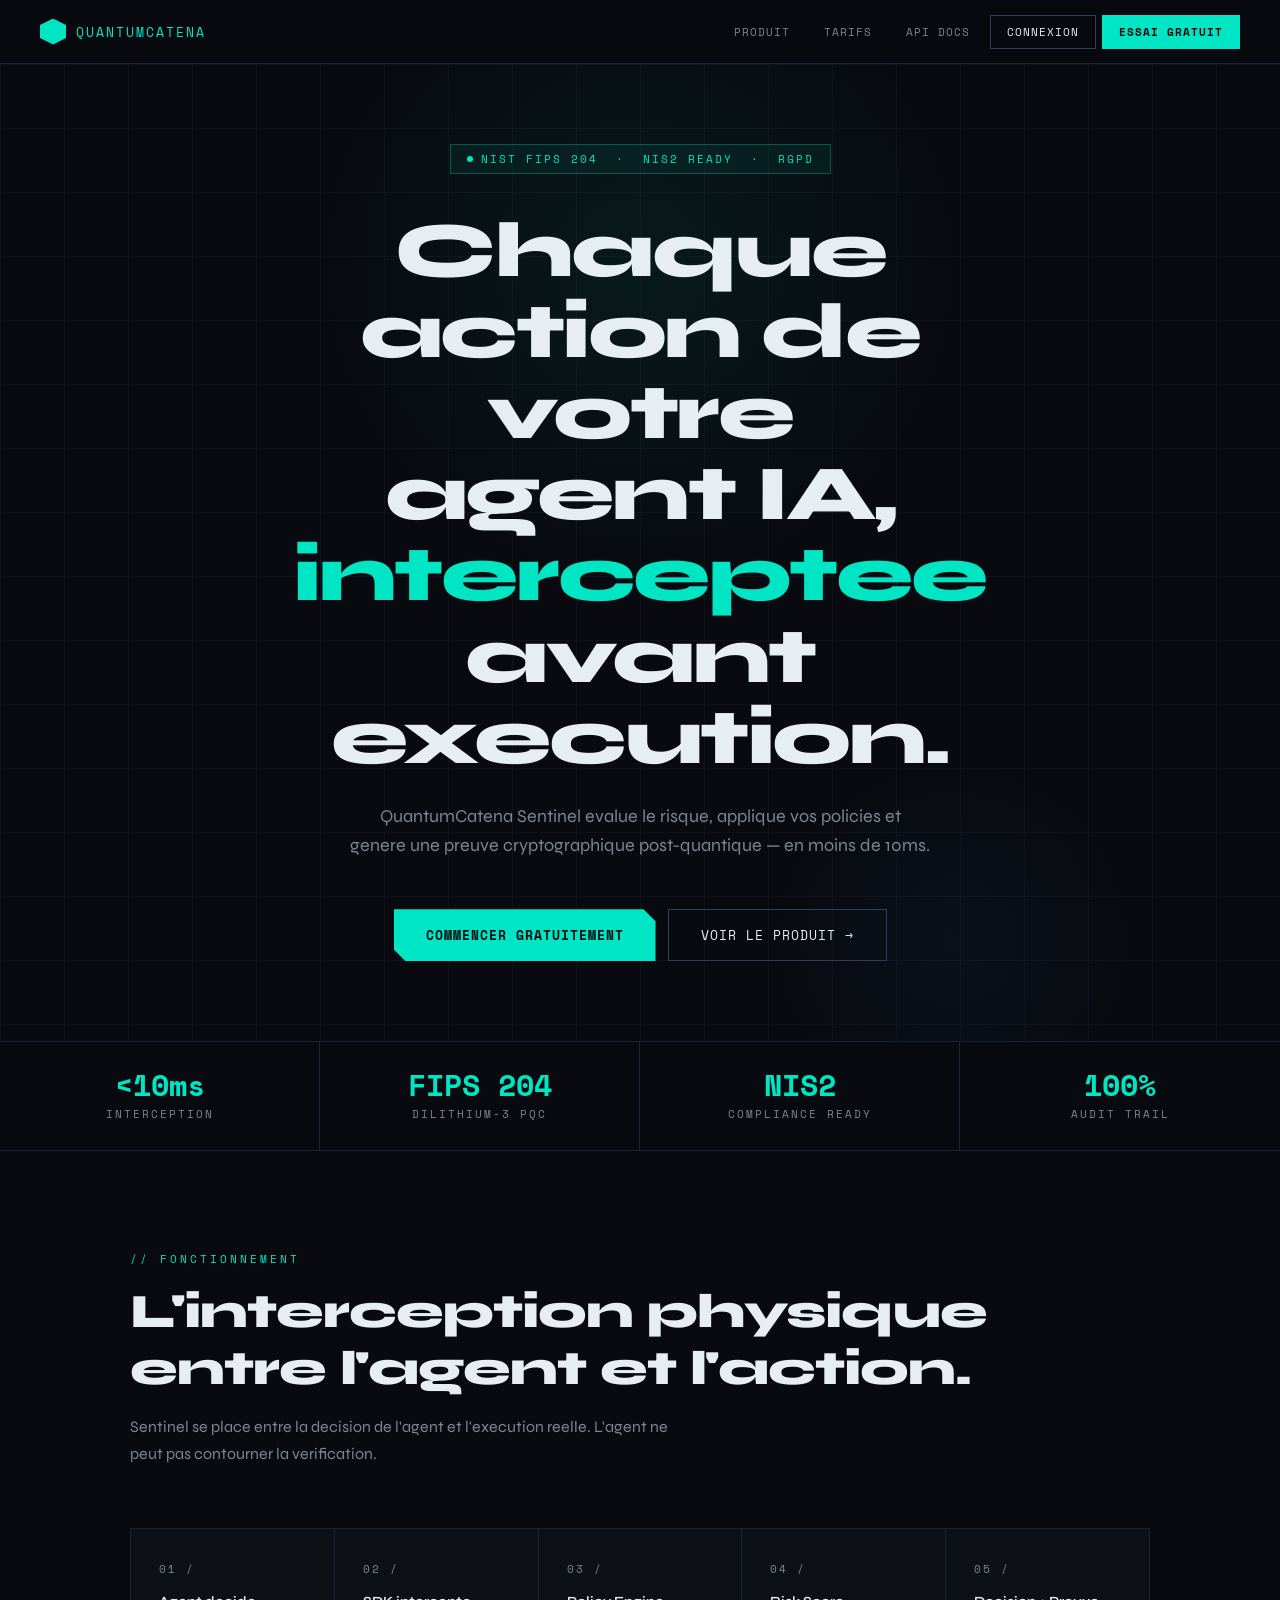
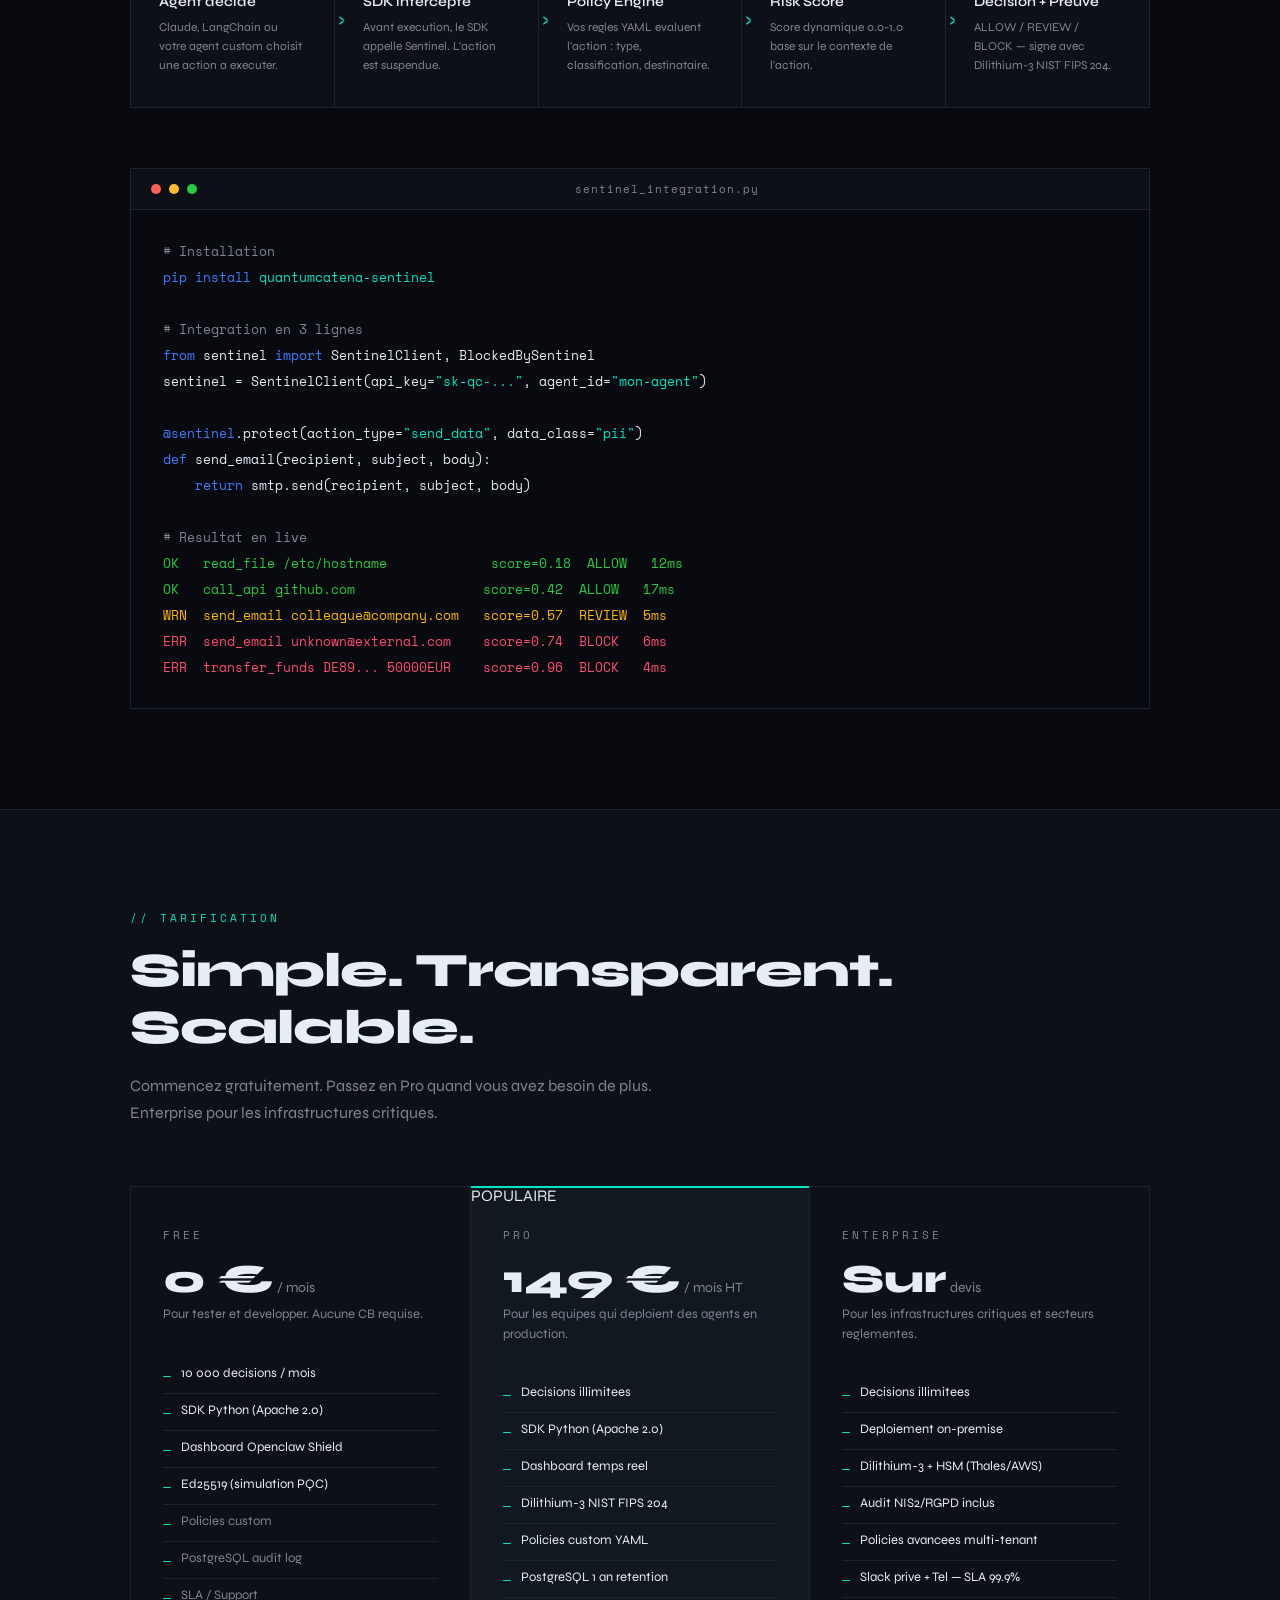
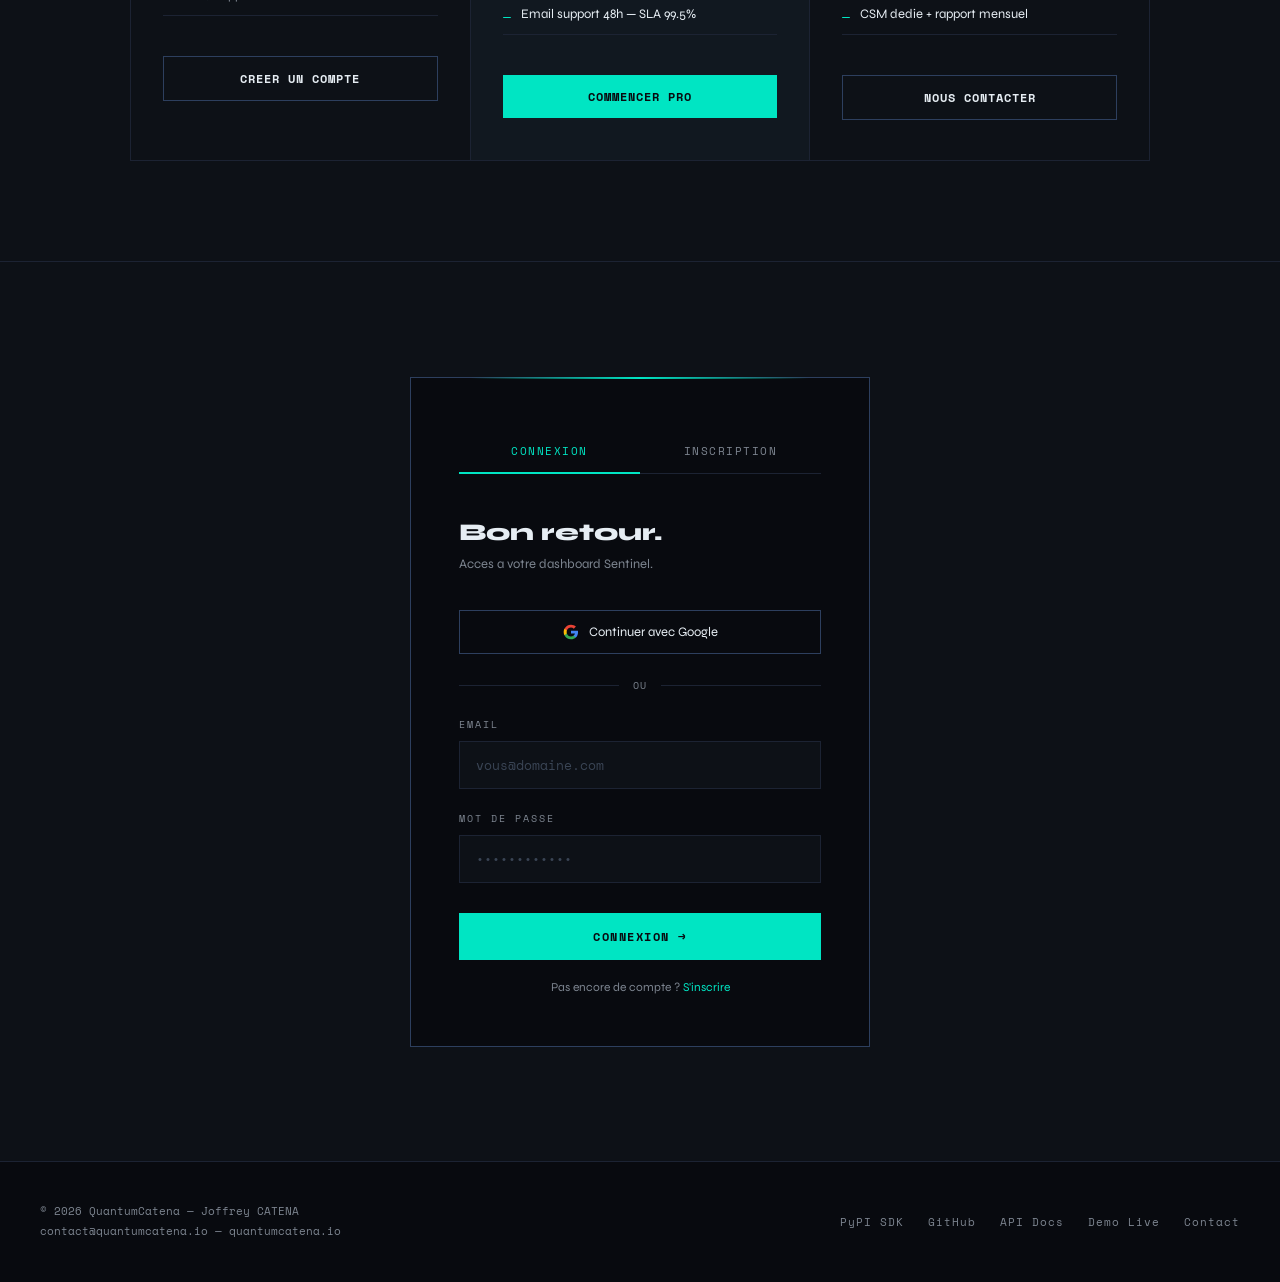
<file: index.html>
<!DOCTYPE html>
<html lang="fr">
<head>
<meta charset="UTF-8">
<meta name="viewport" content="width=device-width, initial-scale=1.0">
<title>QuantumCatena Sentinel — Protection post-quantique pour agents IA</title>
<meta name="description" content="Interceptez, evaluez et auditez chaque action de votre agent IA avec une preuve cryptographique post-quantique. NIS2 ready. NIST FIPS 204.">
<link href="https://fonts.googleapis.com/css2?family=Space+Mono:wght@400;700&family=Syne:wght@400;600;800&display=swap" rel="stylesheet">
<style>
:root {
  --black: #080A0F;
  --surface: #0D1117;
  --surface2: #111820;
  --border: #1C2333;
  --border-bright: #2D3F5E;
  --text: #E6EDF3;
  --muted: #7D8590;
  --accent: #00E5C3;
  --accent2: #3D7EFF;
  --danger: #FF4D6D;
  --warn: #FFB800;
  --mono: 'Space Mono', monospace;
  --sans: 'Syne', sans-serif;
}
* { margin: 0; padding: 0; box-sizing: border-box; }
html { scroll-behavior: smooth; }
body { background: var(--black); color: var(--text); font-family: var(--sans); min-height: 100vh; overflow-x: hidden; }

/* ── HEADER ── */
header {
  display: flex; align-items: center; justify-content: space-between;
  padding: 0 40px; height: 64px;
  border-bottom: 1px solid var(--border);
  position: sticky; top: 0; z-index: 200;
  background: rgba(8,10,15,0.94); backdrop-filter: blur(16px);
}
.logo {
  font-family: var(--mono); font-size: 13px; color: var(--accent);
  letter-spacing: 2px; display: flex; align-items: center; gap: 10px; text-decoration: none;
}
.logo-hex {
  width: 26px; height: 26px; background: var(--accent);
  clip-path: polygon(50% 0%,100% 25%,100% 75%,50% 100%,0% 75%,0% 25%);
}
nav { display: flex; gap: 6px; align-items: center; }
.nav-link {
  background: none; border: none; color: var(--muted);
  font-family: var(--mono); font-size: 11px; letter-spacing: 1px;
  padding: 8px 14px; cursor: pointer; transition: color .2s; text-decoration: none;
  display: inline-block;
}
.nav-link:hover { color: var(--text); }
.nav-btn {
  background: none; border: 1px solid var(--border-bright); color: var(--text);
  font-family: var(--mono); font-size: 11px; letter-spacing: 1px;
  padding: 8px 16px; cursor: pointer; transition: all .2s;
}
.nav-btn:hover { border-color: var(--accent); color: var(--accent); }
.nav-btn.cta { background: var(--accent); color: var(--black); border-color: var(--accent); font-weight: 700; }
.nav-btn.cta:hover { background: #00ffda; }

/* ── HERO ── */
.hero {
  min-height: calc(100vh - 64px);
  display: flex; align-items: center; justify-content: center;
  position: relative; padding: 80px 40px; overflow: hidden;
}
.hero-bg { position: absolute; inset: 0; pointer-events: none; }
.grid {
  position: absolute; inset: 0;
  background-image: linear-gradient(var(--border) 1px, transparent 1px),
                    linear-gradient(90deg, var(--border) 1px, transparent 1px);
  background-size: 64px 64px; opacity: .35;
}
.orb {
  position: absolute; width: 700px; height: 700px; border-radius: 50%;
  background: radial-gradient(circle, rgba(0,229,195,.07) 0%, transparent 65%);
  top: -150px; left: 50%; transform: translateX(-50%);
  animation: orb-pulse 5s ease-in-out infinite;
}
.orb2 {
  position: absolute; width: 400px; height: 400px; border-radius: 50%;
  background: radial-gradient(circle, rgba(61,126,255,.05) 0%, transparent 65%);
  bottom: -100px; right: 10%;
  animation: orb-pulse 7s 2s ease-in-out infinite;
}
@keyframes orb-pulse {
  0%,100% { opacity:.7; transform: translateX(-50%) scale(1); }
  50% { opacity:1; transform: translateX(-50%) scale(1.08); }
}

.hero-inner { position: relative; max-width: 820px; text-align: center; }
.badge {
  display: inline-flex; align-items: center; gap: 8px;
  border: 1px solid rgba(0,229,195,.3); background: rgba(0,229,195,.06);
  padding: 6px 16px; font-family: var(--mono); font-size: 11px;
  color: var(--accent); letter-spacing: 2px; margin-bottom: 36px;
  animation: fade-down .6s ease both;
}
.dot { width: 6px; height: 6px; background: var(--accent); border-radius: 50%; animation: blink 1.5s infinite; }
@keyframes blink { 0%,100%{opacity:1} 50%{opacity:.2} }
@keyframes fade-down { from{opacity:0;transform:translateY(-12px)} to{opacity:1;transform:translateY(0)} }
@keyframes fade-up { from{opacity:0;transform:translateY(20px)} to{opacity:1;transform:translateY(0)} }

h1 {
  font-size: clamp(40px, 6.5vw, 78px); font-weight: 800;
  line-height: 1.04; letter-spacing: -2.5px; margin-bottom: 24px;
  animation: fade-up .7s .1s ease both;
}
h1 .accent { color: var(--accent); }
h1 .accent2 { color: var(--accent2); }
.hero-sub {
  font-size: 18px; color: var(--muted); line-height: 1.65;
  max-width: 580px; margin: 0 auto 48px; font-weight: 400;
  animation: fade-up .7s .2s ease both;
}
.cta-row {
  display: flex; gap: 12px; justify-content: center; flex-wrap: wrap;
  animation: fade-up .7s .3s ease both;
}
.btn-primary {
  background: var(--accent); color: var(--black); border: none;
  font-family: var(--mono); font-size: 13px; font-weight: 700;
  padding: 15px 32px; cursor: pointer; letter-spacing: 1px;
  transition: all .2s;
  clip-path: polygon(0 0, calc(100% - 12px) 0, 100% 12px, 100% 100%, 12px 100%, 0 calc(100% - 12px));
}
.btn-primary:hover { background: #00ffda; transform: translateY(-2px); box-shadow: 0 8px 32px rgba(0,229,195,.25); }
.btn-outline {
  background: none; color: var(--text); border: 1px solid var(--border-bright);
  font-family: var(--mono); font-size: 13px; padding: 15px 32px; cursor: pointer;
  letter-spacing: 1px; transition: all .2s;
}
.btn-outline:hover { border-color: var(--accent); color: var(--accent); }

/* ── STATS ── */
.stats {
  display: grid; grid-template-columns: repeat(4, 1fr);
  border-top: 1px solid var(--border); border-bottom: 1px solid var(--border);
}
.stat {
  padding: 28px 32px; border-right: 1px solid var(--border); text-align: center;
}
.stat:last-child { border-right: none; }
.stat-val { font-family: var(--mono); font-size: 30px; color: var(--accent); font-weight: 700; line-height: 1; }
.stat-lbl { font-size: 11px; color: var(--muted); margin-top: 6px; letter-spacing: 2px; font-family: var(--mono); }

/* ── SECTION BASE ── */
.section { padding: 100px 40px; max-width: 1100px; margin: 0 auto; }
.sec-eyebrow { font-family: var(--mono); font-size: 11px; color: var(--accent); letter-spacing: 3px; margin-bottom: 16px; }
.sec-title { font-size: clamp(28px, 4vw, 48px); font-weight: 800; letter-spacing: -1px; margin-bottom: 16px; }
.sec-sub { font-size: 16px; color: var(--muted); line-height: 1.7; max-width: 560px; margin-bottom: 60px; }

/* ── HOW IT WORKS ── */
.flow {
  display: grid; grid-template-columns: repeat(auto-fit, minmax(200px, 1fr));
  gap: 1px; background: var(--border); border: 1px solid var(--border);
  margin-bottom: 60px;
}
.flow-step { background: var(--surface); padding: 32px 28px; position: relative; }
.flow-num {
  font-family: var(--mono); font-size: 11px; color: var(--muted);
  letter-spacing: 2px; margin-bottom: 16px;
}
.flow-step h4 { font-size: 14px; font-weight: 600; margin-bottom: 8px; }
.flow-step p { font-size: 12px; color: var(--muted); line-height: 1.6; }
.flow-arrow {
  position: absolute; right: -13px; top: 50%; transform: translateY(-50%);
  font-family: var(--mono); font-size: 18px; color: var(--accent); z-index: 2;
}

/* ── PRICING ── */
.pricing-grid {
  display: grid; grid-template-columns: repeat(3, 1fr);
  gap: 1px; background: var(--border); border: 1px solid var(--border);
}
.plan { background: var(--surface); padding: 40px 32px; position: relative; }
.plan.featured { background: var(--surface2); }
.plan.featured::before {
  content: 'POPULAIRE'; position: absolute; top: -1px; left: 0; right: 0;
  height: 2px; background: var(--accent);
}
.plan-name { font-family: var(--mono); font-size: 11px; letter-spacing: 3px; color: var(--muted); margin-bottom: 16px; }
.plan-price { font-size: 40px; font-weight: 800; color: var(--text); line-height: 1; margin-bottom: 6px; }
.plan-price span { font-size: 14px; color: var(--muted); font-weight: 400; }
.plan-desc { font-size: 13px; color: var(--muted); margin-bottom: 32px; line-height: 1.5; }
.plan-features { list-style: none; margin-bottom: 40px; }
.plan-features li {
  font-size: 13px; color: var(--muted); padding: 8px 0;
  border-bottom: 1px solid var(--border); display: flex; gap: 10px; align-items: flex-start;
}
.plan-features li::before { content: '—'; color: var(--accent); font-family: var(--mono); flex-shrink: 0; }
.plan-features li.on { color: var(--text); }
.plan-cta {
  width: 100%; padding: 13px; font-family: var(--mono); font-size: 12px;
  letter-spacing: 1px; cursor: pointer; transition: all .2s; font-weight: 700;
}
.plan-cta.free { background: none; border: 1px solid var(--border-bright); color: var(--text); }
.plan-cta.free:hover { border-color: var(--accent); color: var(--accent); }
.plan-cta.pro { background: var(--accent); border: none; color: var(--black); }
.plan-cta.pro:hover { background: #00ffda; }
.plan-cta.ent { background: none; border: 1px solid var(--border-bright); color: var(--text); }
.plan-cta.ent:hover { border-color: var(--accent2); color: var(--accent2); }

/* ── TERMINAL ── */
.terminal-wrap {
  background: var(--black); border: 1px solid var(--border);
  position: relative; overflow: hidden;
}
.terminal-bar {
  background: var(--surface); border-bottom: 1px solid var(--border);
  padding: 12px 20px; display: flex; align-items: center; gap: 8px;
}
.tbar-dot { width: 10px; height: 10px; border-radius: 50%; }
.tbar-dot.r { background: #FF5F57; }
.tbar-dot.y { background: #FFBD2E; }
.tbar-dot.g { background: #28CA41; }
.tbar-title { font-family: var(--mono); font-size: 11px; color: var(--muted); margin-left: auto; margin-right: auto; letter-spacing: 1px; }
.terminal-body { padding: 28px 32px; font-family: var(--mono); font-size: 13px; line-height: 2; }
.t-c { color: var(--muted); }
.t-k { color: var(--accent2); }
.t-s { color: var(--accent); }
.t-ok { color: #28CA41; }
.t-block { color: var(--danger); }
.t-warn { color: var(--warn); }

/* ── FORM SECTION ── */
.form-section {
  min-height: 100vh; display: flex; align-items: center; justify-content: center;
  padding: 80px 40px; background: var(--surface);
  border-top: 1px solid var(--border);
}
.form-box {
  width: 100%; max-width: 460px;
  background: var(--black); border: 1px solid var(--border-bright);
  padding: 52px 48px; position: relative;
}
.form-box::before {
  content: ''; position: absolute; top: -1px; left: 60px; right: 60px;
  height: 2px; background: linear-gradient(90deg, transparent, var(--accent), transparent);
}
.form-tabs { display: flex; border-bottom: 1px solid var(--border); margin-bottom: 44px; }
.ftab {
  flex: 1; padding: 13px; background: none; border: none; border-bottom: 2px solid transparent;
  margin-bottom: -1px; font-family: var(--mono); font-size: 11px; letter-spacing: 1.5px;
  color: var(--muted); cursor: pointer; transition: all .2s;
}
.ftab.active { color: var(--accent); border-bottom-color: var(--accent); }
.form-head-title { font-size: 24px; font-weight: 800; margin-bottom: 8px; }
.form-head-sub { font-size: 13px; color: var(--muted); margin-bottom: 36px; line-height: 1.5; }
.btn-google {
  width: 100%; background: none; border: 1px solid var(--border-bright); color: var(--text);
  font-family: var(--sans); font-size: 13px; padding: 13px 20px; cursor: pointer;
  display: flex; align-items: center; justify-content: center; gap: 10px;
  transition: all .2s; margin-bottom: 24px;
}
.btn-google:hover { background: rgba(255,255,255,.03); border-color: #5A5A7A; }
.divider { display: flex; align-items: center; gap: 14px; margin-bottom: 24px; }
.div-line { flex: 1; height: 1px; background: var(--border); }
.div-txt { font-family: var(--mono); font-size: 10px; color: var(--muted); letter-spacing: 1px; }
.field { margin-bottom: 22px; }
.field label { display: block; font-family: var(--mono); font-size: 10px; color: var(--muted); letter-spacing: 2px; margin-bottom: 9px; }
.field input {
  width: 100%; background: var(--surface); border: 1px solid var(--border); color: var(--text);
  font-family: var(--mono); font-size: 13px; padding: 13px 16px; outline: none;
  transition: border-color .2s;
}
.field input:focus { border-color: var(--accent); background: var(--black); }
.field input::placeholder { color: #3A4555; }
.btn-submit {
  width: 100%; background: var(--accent); color: var(--black); border: none;
  font-family: var(--mono); font-size: 12px; font-weight: 700; letter-spacing: 1.5px;
  padding: 15px; cursor: pointer; margin-top: 8px; transition: all .2s;
}
.btn-submit:hover { background: #00ffda; }
.form-note { margin-top: 20px; text-align: center; font-size: 12px; color: var(--muted); }
.form-note a { color: var(--accent); text-decoration: none; }
.tc-note { font-size: 11px; color: #3A4555; text-align: center; margin-top: 16px; line-height: 1.6; }
.tc-note a { color: var(--muted); }

/* Success state */
.success-box { text-align: center; padding: 16px 0; }
.success-icon { font-size: 52px; margin-bottom: 24px; display: block; }
.api-key-box {
  background: var(--surface); border: 1px solid var(--border-bright);
  padding: 16px 20px; font-family: var(--mono); font-size: 12px;
  color: var(--accent); text-align: left; margin: 24px 0; letter-spacing: .5px;
  display: flex; align-items: center; justify-content: space-between; gap: 12px;
  word-break: break-all;
}
.copy-btn {
  background: none; border: 1px solid var(--border-bright); color: var(--muted);
  font-family: var(--mono); font-size: 10px; padding: 6px 12px; cursor: pointer;
  white-space: nowrap; transition: all .2s; flex-shrink: 0;
}
.copy-btn:hover { border-color: var(--accent); color: var(--accent); }
.key-warning { font-size: 11px; color: var(--warn); margin-bottom: 28px; font-family: var(--mono); }

/* Tabs display */
.tc { display: none; }
.tc.on { display: block; }

/* ── FOOTER ── */
footer {
  border-top: 1px solid var(--border); padding: 40px;
  display: flex; justify-content: space-between; align-items: center; flex-wrap: gap;
}
.footer-left { font-family: var(--mono); font-size: 11px; color: var(--muted); line-height: 1.8; }
.footer-links { display: flex; gap: 24px; flex-wrap: wrap; }
.footer-links a { font-family: var(--mono); font-size: 11px; color: var(--muted); text-decoration: none; letter-spacing: 1px; transition: color .2s; }
.footer-links a:hover { color: var(--accent); }

/* Loading overlay */
.spinner-overlay {
  display: none; position: fixed; inset: 0; background: rgba(8,10,15,.85);
  backdrop-filter: blur(4px); z-index: 999; align-items: center; justify-content: center;
  flex-direction: column; gap: 16px;
}
.spinner-overlay.show { display: flex; }
.spinner {
  width: 40px; height: 40px;
  border: 2px solid var(--border); border-top-color: var(--accent);
  border-radius: 50%; animation: spin .8s linear infinite;
}
@keyframes spin { to { transform: rotate(360deg); } }
.spinner-txt { font-family: var(--mono); font-size: 12px; color: var(--muted); letter-spacing: 2px; }

/* Error message */
.err-msg { background: rgba(255,77,109,.1); border: 1px solid rgba(255,77,109,.3); color: var(--danger); font-family: var(--mono); font-size: 12px; padding: 12px 16px; margin-bottom: 20px; display: none; }
.err-msg.show { display: block; }

@media (max-width: 768px) {
  header { padding: 0 20px; }
  .hero { padding: 60px 20px; }
  h1 { font-size: 36px; letter-spacing: -1.5px; }
  .stats { grid-template-columns: repeat(2, 1fr); }
  .pricing-grid { grid-template-columns: 1fr; }
  .section { padding: 60px 20px; }
  .form-box { padding: 36px 28px; }
  nav .nav-link { display: none; }
}
</style>
</head>
<body>

<!-- LOADING -->
<div class="spinner-overlay" id="spinner">
  <div class="spinner"></div>
  <div class="spinner-txt">CONNEXION A SENTINEL...</div>
</div>

<!-- HEADER -->
<header>
  <a class="logo" href="#hero">
    <div class="logo-hex"></div>
    QUANTUMCATENA
  </a>
  <nav>
    <a class="nav-link" href="#how">PRODUIT</a>
    <a class="nav-link" href="#pricing">TARIFS</a>
    <a class="nav-link" href="https://sentinel-t26z.onrender.com/docs" target="_blank">API DOCS</a>
    <button class="nav-btn" onclick="scrollToForm('signin')">CONNEXION</button>
    <button class="nav-btn cta" onclick="scrollToForm('signup')">ESSAI GRATUIT</button>
  </nav>
</header>

<!-- HERO -->
<section class="hero" id="hero">
  <div class="hero-bg">
    <div class="grid"></div>
    <div class="orb"></div>
    <div class="orb2"></div>
  </div>
  <div class="hero-inner">
    <div class="badge"><span class="dot"></span>NIST FIPS 204 &nbsp;·&nbsp; NIS2 READY &nbsp;·&nbsp; RGPD</div>
    <h1>Chaque action de votre<br>agent IA, <span class="accent">interceptee</span><br>avant execution.</h1>
    <p class="hero-sub">QuantumCatena Sentinel evalue le risque, applique vos policies et genere une preuve cryptographique post-quantique — en moins de 10ms.</p>
    <div class="cta-row">
      <button class="btn-primary" onclick="scrollToForm('signup')">COMMENCER GRATUITEMENT</button>
      <button class="btn-outline" onclick="document.getElementById('how').scrollIntoView({behavior:'smooth'})">VOIR LE PRODUIT &rarr;</button>
    </div>
  </div>
</section>

<!-- STATS -->
<div class="stats">
  <div class="stat"><div class="stat-val">&lt;10ms</div><div class="stat-lbl">INTERCEPTION</div></div>
  <div class="stat"><div class="stat-val">FIPS 204</div><div class="stat-lbl">DILITHIUM-3 PQC</div></div>
  <div class="stat"><div class="stat-val">NIS2</div><div class="stat-lbl">COMPLIANCE READY</div></div>
  <div class="stat"><div class="stat-val">100%</div><div class="stat-lbl">AUDIT TRAIL</div></div>
</div>

<!-- HOW IT WORKS -->
<div id="how">
<div class="section">
  <div class="sec-eyebrow">// FONCTIONNEMENT</div>
  <div class="sec-title">L'interception physique<br>entre l'agent et l'action.</div>
  <div class="sec-sub">Sentinel se place entre la decision de l'agent et l'execution reelle. L'agent ne peut pas contourner la verification.</div>

  <div class="flow">
    <div class="flow-step">
      <div class="flow-num">01 /</div>
      <h4>Agent decide</h4>
      <p>Claude, LangChain ou votre agent custom choisit une action a executer.</p>
      <div class="flow-arrow">&rsaquo;</div>
    </div>
    <div class="flow-step">
      <div class="flow-num">02 /</div>
      <h4>SDK intercepte</h4>
      <p>Avant execution, le SDK appelle Sentinel. L'action est suspendue.</p>
      <div class="flow-arrow">&rsaquo;</div>
    </div>
    <div class="flow-step">
      <div class="flow-num">03 /</div>
      <h4>Policy Engine</h4>
      <p>Vos regles YAML evaluent l'action : type, classification, destinataire.</p>
      <div class="flow-arrow">&rsaquo;</div>
    </div>
    <div class="flow-step">
      <div class="flow-num">04 /</div>
      <h4>Risk Score</h4>
      <p>Score dynamique 0.0-1.0 base sur le contexte de l'action.</p>
      <div class="flow-arrow">&rsaquo;</div>
    </div>
    <div class="flow-step">
      <div class="flow-num">05 /</div>
      <h4>Decision + Preuve</h4>
      <p>ALLOW / REVIEW / BLOCK — signe avec Dilithium-3 NIST FIPS 204.</p>
    </div>
  </div>

  <div class="terminal-wrap">
    <div class="terminal-bar">
      <div class="tbar-dot r"></div>
      <div class="tbar-dot y"></div>
      <div class="tbar-dot g"></div>
      <div class="tbar-title">sentinel_integration.py</div>
    </div>
    <div class="terminal-body">
      <div><span class="t-c"># Installation</span></div>
      <div><span class="t-k">pip install</span> <span class="t-s">quantumcatena-sentinel</span></div>
      <br>
      <div><span class="t-c"># Integration en 3 lignes</span></div>
      <div><span class="t-k">from</span> sentinel <span class="t-k">import</span> SentinelClient, BlockedBySentinel</div>
      <div>sentinel = SentinelClient(api_key=<span class="t-s">"sk-qc-..."</span>, agent_id=<span class="t-s">"mon-agent"</span>)</div>
      <br>
      <div><span class="t-k">@sentinel</span>.protect(action_type=<span class="t-s">"send_data"</span>, data_class=<span class="t-s">"pii"</span>)</div>
      <div><span class="t-k">def</span> send_email(recipient, subject, body):</div>
      <div>&nbsp;&nbsp;&nbsp;&nbsp;<span class="t-k">return</span> smtp.send(recipient, subject, body)</div>
      <br>
      <div><span class="t-c"># Resultat en live</span></div>
      <div><span class="t-ok">OK &nbsp; read_file /etc/hostname &nbsp;&nbsp;&nbsp;&nbsp;&nbsp;&nbsp;&nbsp;&nbsp;&nbsp;&nbsp;&nbsp;&nbsp;score=0.18 &nbsp;ALLOW &nbsp;&nbsp;12ms</span></div>
      <div><span class="t-ok">OK &nbsp; call_api github.com &nbsp;&nbsp;&nbsp;&nbsp;&nbsp;&nbsp;&nbsp;&nbsp;&nbsp;&nbsp;&nbsp;&nbsp;&nbsp;&nbsp;&nbsp;score=0.42 &nbsp;ALLOW &nbsp;&nbsp;17ms</span></div>
      <div><span class="t-warn">WRN &nbsp;send_email colleague@company.com &nbsp;&nbsp;score=0.57 &nbsp;REVIEW &nbsp;5ms</span></div>
      <div><span class="t-block">ERR &nbsp;send_email unknown@external.com &nbsp;&nbsp;&nbsp;score=0.74 &nbsp;BLOCK &nbsp;&nbsp;6ms</span></div>
      <div><span class="t-block">ERR &nbsp;transfer_funds DE89... 50000EUR &nbsp;&nbsp;&nbsp;score=0.96 &nbsp;BLOCK &nbsp;&nbsp;4ms</span></div>
    </div>
  </div>
</div>
</div>

<!-- PRICING -->
<div id="pricing" style="background:var(--surface); border-top:1px solid var(--border);">
<div class="section">
  <div class="sec-eyebrow">// TARIFICATION</div>
  <div class="sec-title">Simple. Transparent.<br>Scalable.</div>
  <div class="sec-sub">Commencez gratuitement. Passez en Pro quand vous avez besoin de plus. Enterprise pour les infrastructures critiques.</div>

  <div class="pricing-grid">
    <div class="plan">
      <div class="plan-name">FREE</div>
      <div class="plan-price">0 &euro;<span> / mois</span></div>
      <div class="plan-desc">Pour tester et developper. Aucune CB requise.</div>
      <ul class="plan-features">
        <li class="on">10 000 decisions / mois</li>
        <li class="on">SDK Python (Apache 2.0)</li>
        <li class="on">Dashboard Openclaw Shield</li>
        <li class="on">Ed25519 (simulation PQC)</li>
        <li>Policies custom</li>
        <li>PostgreSQL audit log</li>
        <li>SLA / Support</li>
      </ul>
      <button class="plan-cta free" onclick="scrollToForm('signup')">CREER UN COMPTE</button>
    </div>
    <div class="plan featured">
      <div class="plan-name">PRO</div>
      <div class="plan-price">149 &euro;<span> / mois HT</span></div>
      <div class="plan-desc">Pour les equipes qui deploient des agents en production.</div>
      <ul class="plan-features">
        <li class="on">Decisions illimitees</li>
        <li class="on">SDK Python (Apache 2.0)</li>
        <li class="on">Dashboard temps reel</li>
        <li class="on">Dilithium-3 NIST FIPS 204</li>
        <li class="on">Policies custom YAML</li>
        <li class="on">PostgreSQL 1 an retention</li>
        <li class="on">Email support 48h — SLA 99.5%</li>
      </ul>
      <button class="plan-cta pro" onclick="scrollToForm('signup')">COMMENCER PRO</button>
    </div>
    <div class="plan">
      <div class="plan-name">ENTERPRISE</div>
      <div class="plan-price">Sur<span> devis</span></div>
      <div class="plan-desc">Pour les infrastructures critiques et secteurs reglementes.</div>
      <ul class="plan-features">
        <li class="on">Decisions illimitees</li>
        <li class="on">Deploiement on-premise</li>
        <li class="on">Dilithium-3 + HSM (Thales/AWS)</li>
        <li class="on">Audit NIS2/RGPD inclus</li>
        <li class="on">Policies avancees multi-tenant</li>
        <li class="on">Slack prive + Tel — SLA 99.9%</li>
        <li class="on">CSM dedie + rapport mensuel</li>
      </ul>
      <button class="plan-cta ent" onclick="window.location='mailto:contact@quantumcatena.io?subject=Enterprise Demo'">NOUS CONTACTER</button>
    </div>
  </div>
</div>
</div>

<!-- FORM -->
<div class="form-section" id="form-section">
  <div class="form-box" id="form-box">

    <div class="form-tabs">
      <button class="ftab active" id="ftab-signin" onclick="switchTab('signin')">CONNEXION</button>
      <button class="ftab" id="ftab-signup" onclick="switchTab('signup')">INSCRIPTION</button>
    </div>

    <!-- SIGNIN -->
    <div class="tc on" id="tc-signin">
      <div class="form-head-title">Bon retour.</div>
      <div class="form-head-sub">Acces a votre dashboard Sentinel.</div>
      <div class="err-msg" id="signin-err">Email ou mot de passe incorrect.</div>
      <button class="btn-google" onclick="oauthGoogle()">
        <svg width="16" height="16" viewBox="0 0 24 24"><path fill="#4285F4" d="M22.56 12.25c0-.78-.07-1.53-.2-2.25H12v4.26h5.92c-.26 1.37-1.04 2.53-2.21 3.31v2.77h3.57c2.08-1.92 3.28-4.74 3.28-8.09z"/><path fill="#34A853" d="M12 23c2.97 0 5.46-.98 7.28-2.66l-3.57-2.77c-.98.66-2.23 1.06-3.71 1.06-2.86 0-5.29-1.93-6.16-4.53H2.18v2.84C3.99 20.53 7.7 23 12 23z"/><path fill="#FBBC05" d="M5.84 14.09c-.22-.66-.35-1.36-.35-2.09s.13-1.43.35-2.09V7.07H2.18C1.43 8.55 1 10.22 1 12s.43 3.45 1.18 4.93l2.85-2.22.81-.62z"/><path fill="#EA4335" d="M12 5.38c1.62 0 3.06.56 4.21 1.64l3.15-3.15C17.45 2.09 14.97 1 12 1 7.7 1 3.99 3.47 2.18 7.07l3.66 2.84c.87-2.6 3.3-4.53 6.16-4.53z"/></svg>
        Continuer avec Google
      </button>
      <div class="divider"><div class="div-line"></div><div class="div-txt">OU</div><div class="div-line"></div></div>
      <div class="field"><label>EMAIL</label><input type="email" id="signin-email" placeholder="vous@domaine.com" autocomplete="email"></div>
      <div class="field"><label>MOT DE PASSE</label><input type="password" id="signin-pwd" placeholder="&bull;&bull;&bull;&bull;&bull;&bull;&bull;&bull;&bull;&bull;&bull;&bull;" autocomplete="current-password"></div>
      <button class="btn-submit" onclick="doSignin()">CONNEXION &rarr;</button>
      <div class="form-note">Pas encore de compte ? <a href="#" onclick="switchTab('signup');return false">S'inscrire</a></div>
    </div>

    <!-- SIGNUP -->
    <div class="tc" id="tc-signup">
      <div class="form-head-title">Commencez gratuitement.</div>
      <div class="form-head-sub">10 000 decisions/mois incluses. Aucune CB requise.</div>
      <div class="err-msg" id="signup-err">Une erreur est survenue. Verifiez vos informations.</div>
      <button class="btn-google" onclick="oauthGoogle()">
        <svg width="16" height="16" viewBox="0 0 24 24"><path fill="#4285F4" d="M22.56 12.25c0-.78-.07-1.53-.2-2.25H12v4.26h5.92c-.26 1.37-1.04 2.53-2.21 3.31v2.77h3.57c2.08-1.92 3.28-4.74 3.28-8.09z"/><path fill="#34A853" d="M12 23c2.97 0 5.46-.98 7.28-2.66l-3.57-2.77c-.98.66-2.23 1.06-3.71 1.06-2.86 0-5.29-1.93-6.16-4.53H2.18v2.84C3.99 20.53 7.7 23 12 23z"/><path fill="#FBBC05" d="M5.84 14.09c-.22-.66-.35-1.36-.35-2.09s.13-1.43.35-2.09V7.07H2.18C1.43 8.55 1 10.22 1 12s.43 3.45 1.18 4.93l2.85-2.22.81-.62z"/><path fill="#EA4335" d="M12 5.38c1.62 0 3.06.56 4.21 1.64l3.15-3.15C17.45 2.09 14.97 1 12 1 7.7 1 3.99 3.47 2.18 7.07l3.66 2.84c.87-2.6 3.3-4.53 6.16-4.53z"/></svg>
        Continuer avec Google
      </button>
      <div class="divider"><div class="div-line"></div><div class="div-txt">OU</div><div class="div-line"></div></div>
      <div class="field"><label>NOM OU ORGANISATION</label><input type="text" id="signup-name" placeholder="Votre nom ou societe" autocomplete="name"></div>
      <div class="field"><label>EMAIL</label><input type="email" id="signup-email" placeholder="vous@domaine.com" autocomplete="email"></div>
      <div class="field"><label>MOT DE PASSE</label><input type="password" id="signup-pwd" placeholder="Minimum 8 caracteres" autocomplete="new-password"></div>
      <button class="btn-submit" onclick="doSignup()">CREER MON COMPTE &rarr;</button>
      <div class="form-note">Deja un compte ? <a href="#" onclick="switchTab('signin');return false">Se connecter</a></div>
      <div class="tc-note">En vous inscrivant vous acceptez les <a href="#">CGU</a> et la <a href="#">politique de confidentialite</a>.</div>
    </div>

    <!-- SUCCESS -->
    <div class="tc" id="tc-success">
      <div class="success-box">
        <span class="success-icon">🛡️</span>
        <div class="form-head-title">Compte cree avec succes !</div>
        <div class="form-head-sub" style="margin-bottom:0">Votre cle API Sentinel est prete. Copiez-la maintenant — elle ne sera plus affichee.</div>
        <div class="api-key-box">
          <span id="api-key-display">sk-qc-xxxxxxxxxxxxxxxxxxxxxxxxxxxxxxxx</span>
          <button class="copy-btn" onclick="copyKey()">COPIER</button>
        </div>
        <div class="key-warning">⚠ Conservez cette cle en lieu sur. Elle donne acces a votre tenant Sentinel.</div>
        <button class="btn-submit" onclick="goToDashboard()">ACCEDER AU DASHBOARD &rarr;</button>
      </div>
    </div>

  </div>
</div>

<!-- FOOTER -->
<footer>
  <div class="footer-left">
    &copy; 2026 QuantumCatena &mdash; Joffrey CATENA<br>
    contact@quantumcatena.io &mdash; quantumcatena.io
  </div>
  <div class="footer-links">
    <a href="https://pypi.org/project/quantumcatena-sentinel/" target="_blank">PyPI SDK</a>
    <a href="https://github.com/quantumcatena/sentinel" target="_blank">GitHub</a>
    <a href="https://sentinel-t26z.onrender.com/docs" target="_blank">API Docs</a>
    <a href="https://quantumcatena.github.io/openclaw-shield/" target="_blank">Demo Live</a>
    <a href="mailto:contact@quantumcatena.io">Contact</a>
  </div>
</footer>

<script>
const SENTINEL_API = 'https://sentinel-t26z.onrender.com';

function scrollToForm(tab) {
  switchTab(tab);
  document.getElementById('form-section').scrollIntoView({ behavior: 'smooth' });
}

function switchTab(tab) {
  ['signin','signup','success'].forEach(t => {
    document.getElementById('tc-' + t).classList.toggle('on', t === tab);
    const btn = document.getElementById('ftab-' + t);
    if (btn) btn.classList.toggle('active', t === tab);
  });
}

function showSpinner(show) {
  document.getElementById('spinner').classList.toggle('show', show);
}

function showErr(id, msg) {
  const el = document.getElementById(id);
  if (msg) { el.textContent = msg; el.classList.add('show'); }
  else { el.classList.remove('show'); }
}

async function doSignup() {
  showErr('signup-err', '');
  const name  = document.getElementById('signup-name').value.trim();
  const email = document.getElementById('signup-email').value.trim();
  const pwd   = document.getElementById('signup-pwd').value;

  if (!name || !email || !pwd) { showErr('signup-err', 'Tous les champs sont requis.'); return; }
  if (pwd.length < 8) { showErr('signup-err', 'Le mot de passe doit faire au moins 8 caracteres.'); return; }

  showSpinner(true);
  try {
    const slug = 'tenant-' + email.split('@')[0].replace(/[^a-z0-9]/gi,'').toLowerCase().substring(0,20) + '-' + Math.random().toString(36).substring(2,6);
    const r = await fetch(SENTINEL_API + '/v1/auth/register', {
      method: 'POST',
      headers: { 'Content-Type': 'application/json' },
      body: JSON.stringify({ name, slug, plan: 'free', admin_email: email, admin_password: pwd })
    });
    const data = await r.json();
    if (!r.ok) { showErr('signup-err', data.detail || 'Erreur lors de la creation du compte.'); return; }

    // Auto-login to get token
    const lr = await fetch(SENTINEL_API + '/v1/auth/login', {
      method: 'POST',
      headers: { 'Content-Type': 'application/json' },
      body: JSON.stringify({ email, password: pwd, tenant_slug: slug })
    });
    const ldata = await lr.json();
    const token = ldata.access_token;
    if (token) {
      localStorage.setItem('sentinel_token', token);
      localStorage.setItem('sentinel_email', email);
      localStorage.setItem('sentinel_slug', slug);
    }

    // Display API key (use token as key for now)
    const apiKey = token ? 'sk-qc-' + token.substring(0, 40) : 'sk-qc-' + slug;
    document.getElementById('api-key-display').textContent = apiKey;
    localStorage.setItem('sentinel_api_key', apiKey);

    switchTab('success');
  } catch(e) {
    showErr('signup-err', 'Impossible de joindre Sentinel. Verifiez votre connexion.');
  } finally {
    showSpinner(false);
  }
}

async function doSignin() {
  showErr('signin-err', '');
  const email = document.getElementById('signin-email').value.trim();
  const pwd   = document.getElementById('signin-pwd').value;
  if (!email || !pwd) { showErr('signin-err', 'Email et mot de passe requis.'); return; }

  showSpinner(true);
  try {
    // Try to find tenant from email — use stored slug or fallback
    const slug = localStorage.getItem('sentinel_slug') || 'openclaw-demo2';
    const r = await fetch(SENTINEL_API + '/v1/auth/login', {
      method: 'POST',
      headers: { 'Content-Type': 'application/json' },
      body: JSON.stringify({ email, password: pwd, tenant_slug: slug })
    });
    const data = await r.json();
    if (!r.ok) { showErr('signin-err', 'Email ou mot de passe incorrect.'); return; }
    localStorage.setItem('sentinel_token', data.access_token);
    localStorage.setItem('sentinel_email', email);
    goToDashboard();
  } catch(e) {
    showErr('signin-err', 'Impossible de joindre Sentinel.');
  } finally {
    showSpinner(false);
  }
}

function oauthGoogle() {
  alert('Google OAuth — a connecter a votre domaine quantumcatena.io via Google Cloud Console.');
}

function copyKey() {
  const key = document.getElementById('api-key-display').textContent;
  navigator.clipboard.writeText(key).then(() => {
    const btn = document.querySelector('.copy-btn');
    btn.textContent = 'COPIE !';
    setTimeout(() => btn.textContent = 'COPIER', 2000);
  });
}

function goToDashboard() {
  window.location.href = 'app.html';
}
</script>
</body>
</html>
</file>
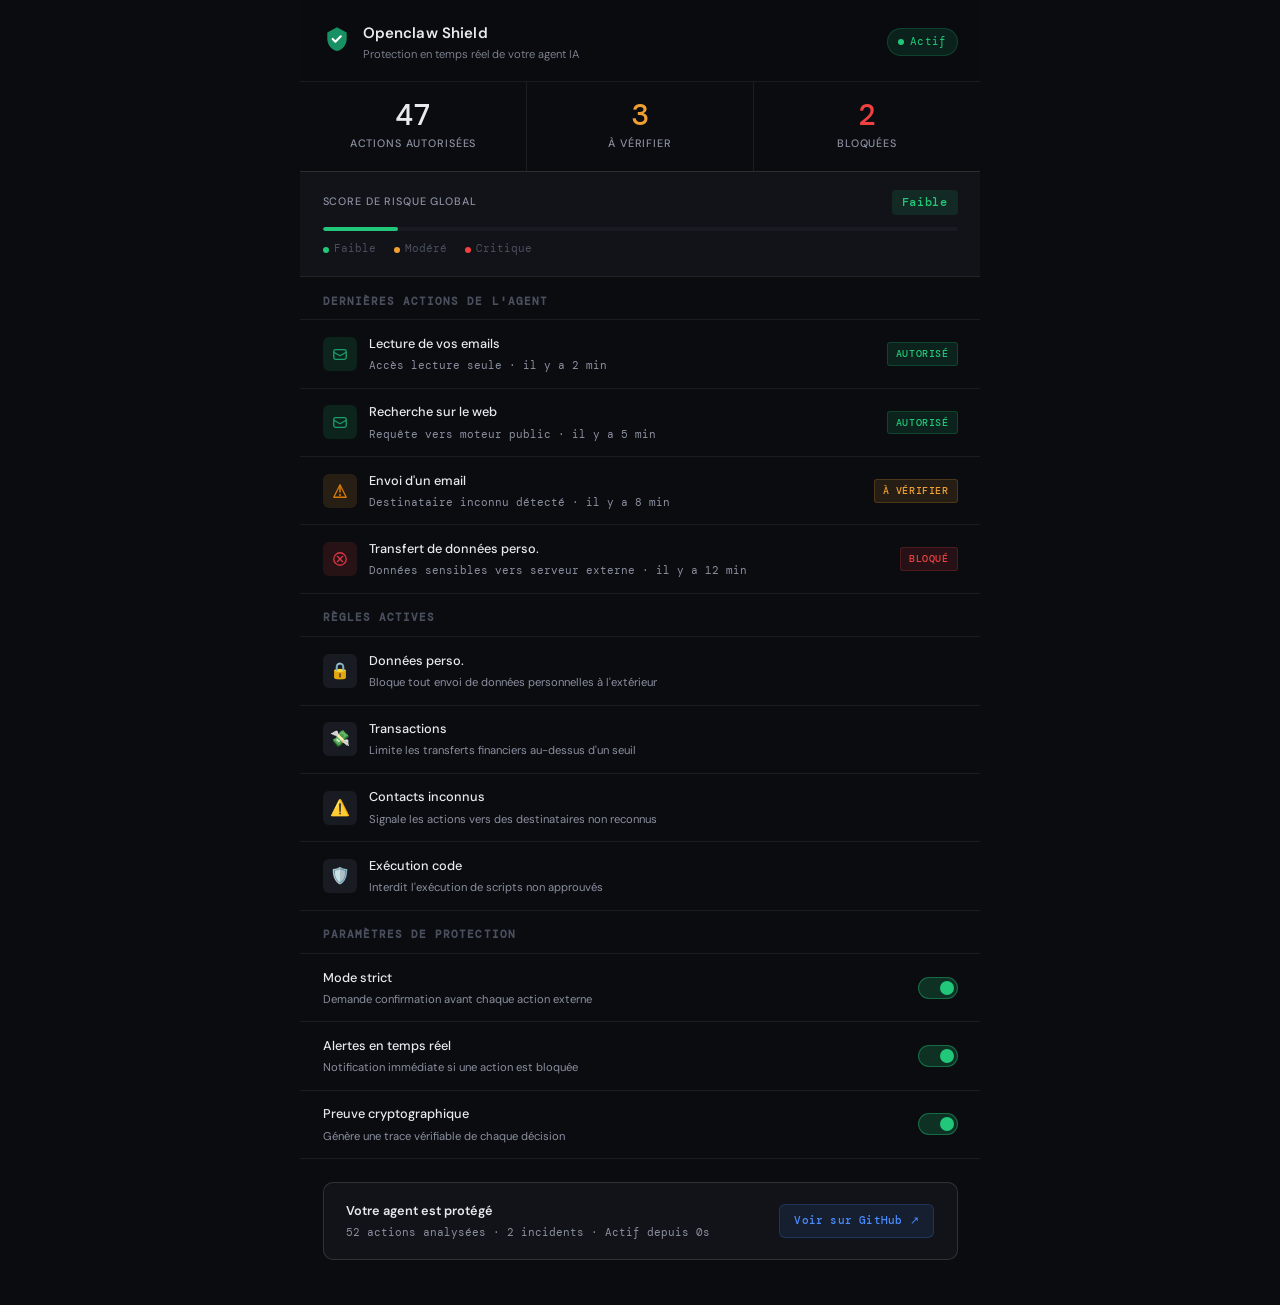
<file: public/index.html>
<!DOCTYPE html>
<html lang="fr">
<head>
  <meta charset="UTF-8" />
  <meta name="viewport" content="width=device-width, initial-scale=1.0" />
  <title>Openclaw Shield — Protection IA pour tous</title>
  <link rel="preconnect" href="https://fonts.googleapis.com" />
  <link href="https://fonts.googleapis.com/css2?family=DM+Mono:wght@400;500&family=DM+Sans:wght@300;400;500;600&display=swap" rel="stylesheet" />
  <link rel="stylesheet" href="style.css" />
</head>
<body>
  <div class="app">

    <!-- HEADER -->
    <header class="header">
      <div class="logo">
        <svg viewBox="0 0 26 26" fill="none" xmlns="http://www.w3.org/2000/svg">
          <path d="M13 2L4 7v6c0 5.2 3.8 10 9 11.2C18.2 23 22 18.2 22 13V7L13 2z" fill="#1a9e6e" opacity=".9"/>
          <path d="M9 13l2.5 2.5 5-5" stroke="#fff" stroke-width="2" stroke-linecap="round" stroke-linejoin="round"/>
        </svg>
      </div>
      <div class="header-text">
        <h1>Openclaw Shield</h1>
        <p>Protection en temps réel de votre agent IA</p>
      </div>
      <div class="status-pill">
        <span class="status-dot"></span>
        Actif
      </div>
    </header>

    <!-- STATS -->
    <div class="stats">
      <div class="stat-card">
        <div class="stat-num" id="stat-allowed">0</div>
        <div class="stat-label">Actions autorisées</div>
      </div>
      <div class="stat-card">
        <div class="stat-num warn" id="stat-review">0</div>
        <div class="stat-label">À vérifier</div>
      </div>
      <div class="stat-card">
        <div class="stat-num danger" id="stat-blocked">0</div>
        <div class="stat-label">Bloquées</div>
      </div>
    </div>

    <!-- RISK SCORE -->
    <div class="risk-section">
      <div class="risk-header">
        <div class="risk-title">Score de risque global</div>
        <div class="risk-value safe" id="risk-val">Faible</div>
      </div>
      <div class="risk-bar-bg">
        <div class="risk-bar-fill" id="risk-bar" style="width:18%; background: var(--safe)"></div>
      </div>
      <div class="risk-legend">
        <div class="risk-legend-item"><div class="legend-dot safe-dot"></div>Faible</div>
        <div class="risk-legend-item"><div class="legend-dot warn-dot"></div>Modéré</div>
        <div class="risk-legend-item"><div class="legend-dot danger-dot"></div>Critique</div>
      </div>
    </div>

    <!-- ACTIVITY FEED -->
    <div class="section-title">Dernières actions de l'agent</div>
    <div class="feed" id="feed"></div>

    <!-- PROTECTION RULES -->
    <div class="section-title">Règles actives</div>
    <div class="rules">
      <div class="rule-card">
        <div class="rule-icon" style="background:#fdeaea">🔒</div>
        <div>
          <div class="rule-name">Données perso.</div>
          <div class="rule-desc">Bloque tout envoi de données personnelles à l'extérieur</div>
        </div>
      </div>
      <div class="rule-card">
        <div class="rule-icon" style="background:#e8f8f2">💸</div>
        <div>
          <div class="rule-name">Transactions</div>
          <div class="rule-desc">Limite les transferts financiers au-dessus d'un seuil</div>
        </div>
      </div>
      <div class="rule-card">
        <div class="rule-icon" style="background:#fff8e6">⚠️</div>
        <div>
          <div class="rule-name">Contacts inconnus</div>
          <div class="rule-desc">Signale les actions vers des destinataires non reconnus</div>
        </div>
      </div>
      <div class="rule-card">
        <div class="rule-icon" style="background:#eef2ff">🛡️</div>
        <div>
          <div class="rule-name">Exécution code</div>
          <div class="rule-desc">Interdit l'exécution de scripts non approuvés</div>
        </div>
      </div>
    </div>

    <!-- SETTINGS -->
    <div class="section-title">Paramètres de protection</div>

    <div class="toggle-row">
      <div class="toggle-info">
        <div class="toggle-label">Mode strict</div>
        <div class="toggle-desc">Demande confirmation avant chaque action externe</div>
      </div>
      <label class="switch">
        <input type="checkbox" checked />
        <span class="slider"></span>
      </label>
    </div>
    <div class="toggle-row">
      <div class="toggle-info">
        <div class="toggle-label">Alertes en temps réel</div>
        <div class="toggle-desc">Notification immédiate si une action est bloquée</div>
      </div>
      <label class="switch">
        <input type="checkbox" checked />
        <span class="slider"></span>
      </label>
    </div>
    <div class="toggle-row">
      <div class="toggle-info">
        <div class="toggle-label">Preuve cryptographique</div>
        <div class="toggle-desc">Génère une trace vérifiable de chaque décision</div>
      </div>
      <label class="switch">
        <input type="checkbox" checked />
        <span class="slider"></span>
      </label>
    </div>

    <!-- CTA -->
    <div class="cta">
      <div class="cta-text">
        <h3>Votre agent est protégé</h3>
        <p id="cta-summary">0 actions analysées · 0 incident · Actif depuis 0s</p>
      </div>
      <a class="cta-btn" href="https://github.com/quantumcatena/openclaw-shield" target="_blank">
        Voir sur GitHub ↗
      </a>
    </div>

  </div>

  <!-- MODAL -->
  <div class="modal-overlay" id="modal" onclick="closeModal(event)">
    <div class="modal">
      <div class="modal-header">
        <div class="modal-title">Détail de l'action</div>
        <button class="modal-close" onclick="document.getElementById('modal').classList.remove('open')">✕</button>
      </div>
      <div class="modal-row"><span class="modal-key">Action</span><span class="modal-val" id="m-action">—</span></div>
      <div class="modal-row"><span class="modal-key">Détail</span><span class="modal-val" id="m-detail">—</span></div>
      <div class="modal-row"><span class="modal-key">Score de risque</span><span class="modal-val" id="m-score">—</span></div>
      <div class="modal-row"><span class="modal-key">Décision</span><span class="modal-val" id="m-decision">—</span></div>
      <div class="modal-row"><span class="modal-key">Algorithme</span><span class="modal-val">Ed25519 → Dilithium-3</span></div>
      <div class="modal-proof" id="m-proof"></div>
    </div>
  </div>

  <script src="app.js"></script>
</body>
</html>
</file>
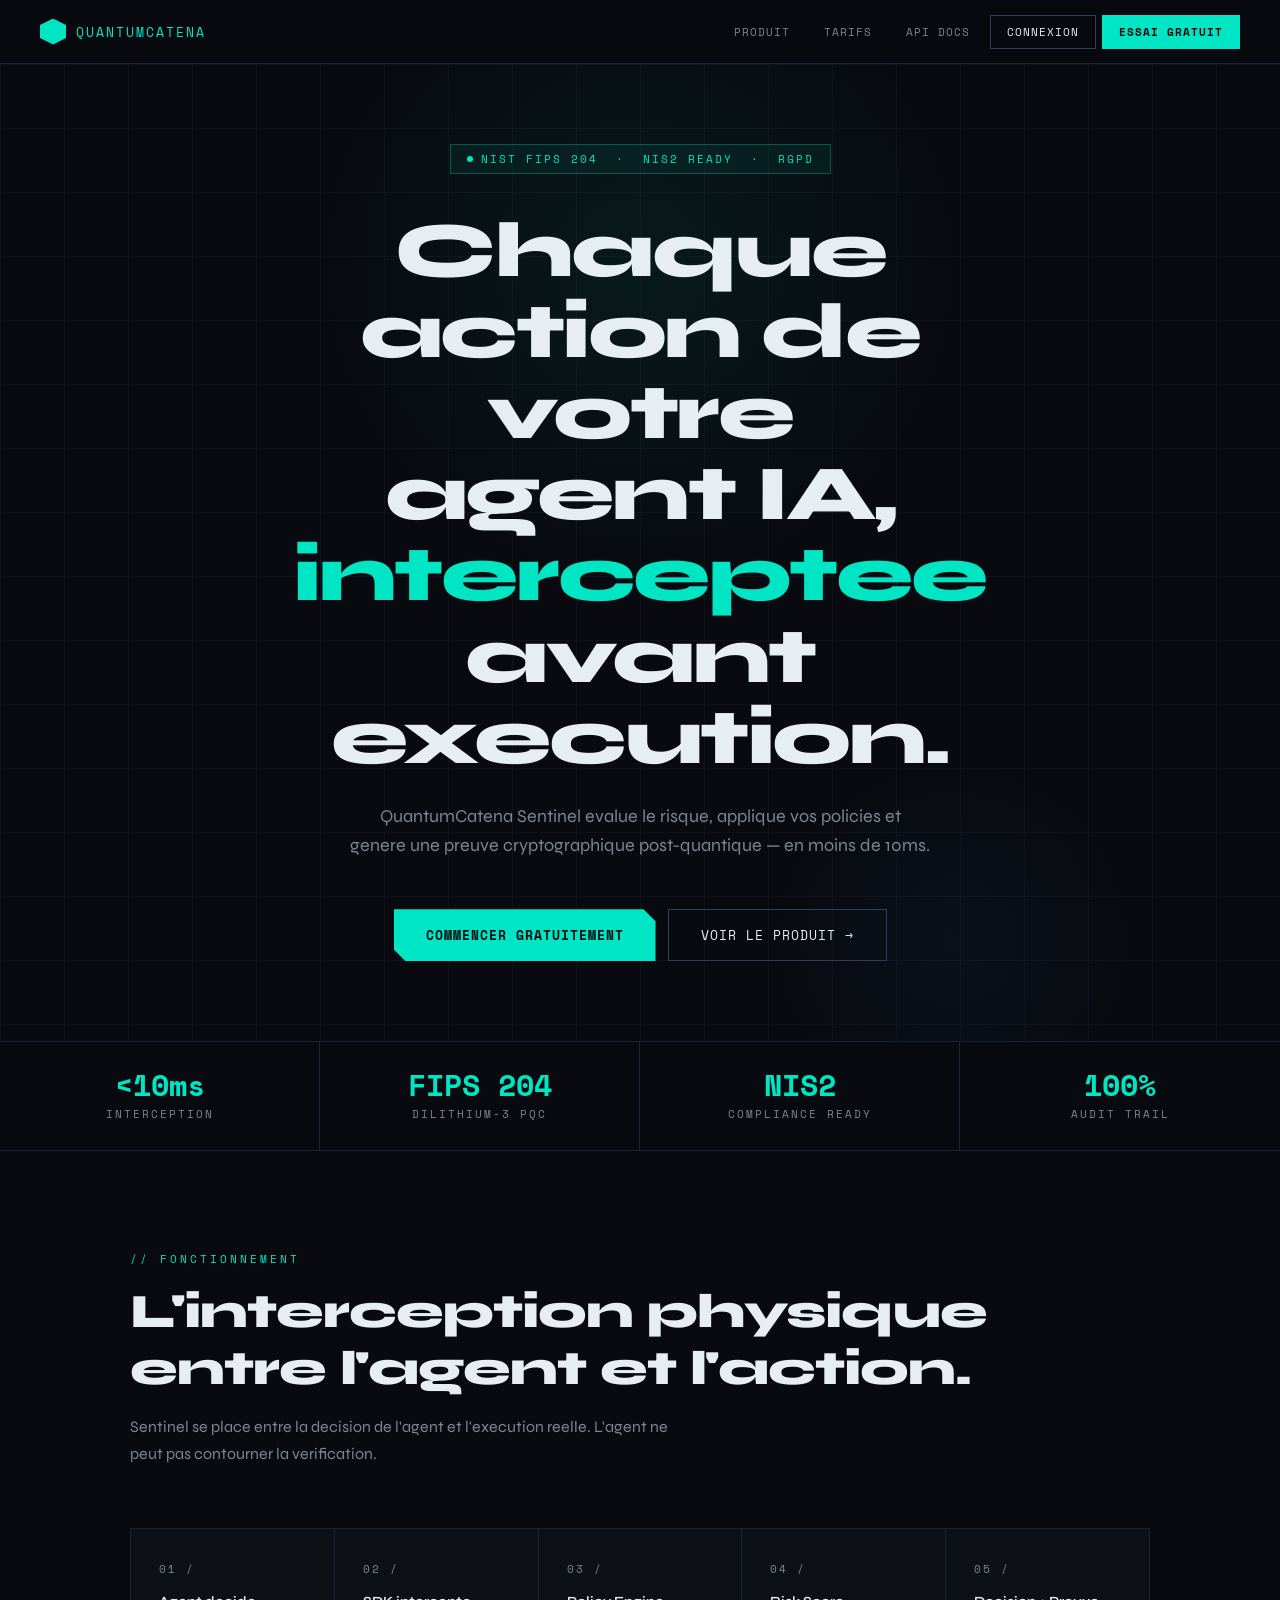
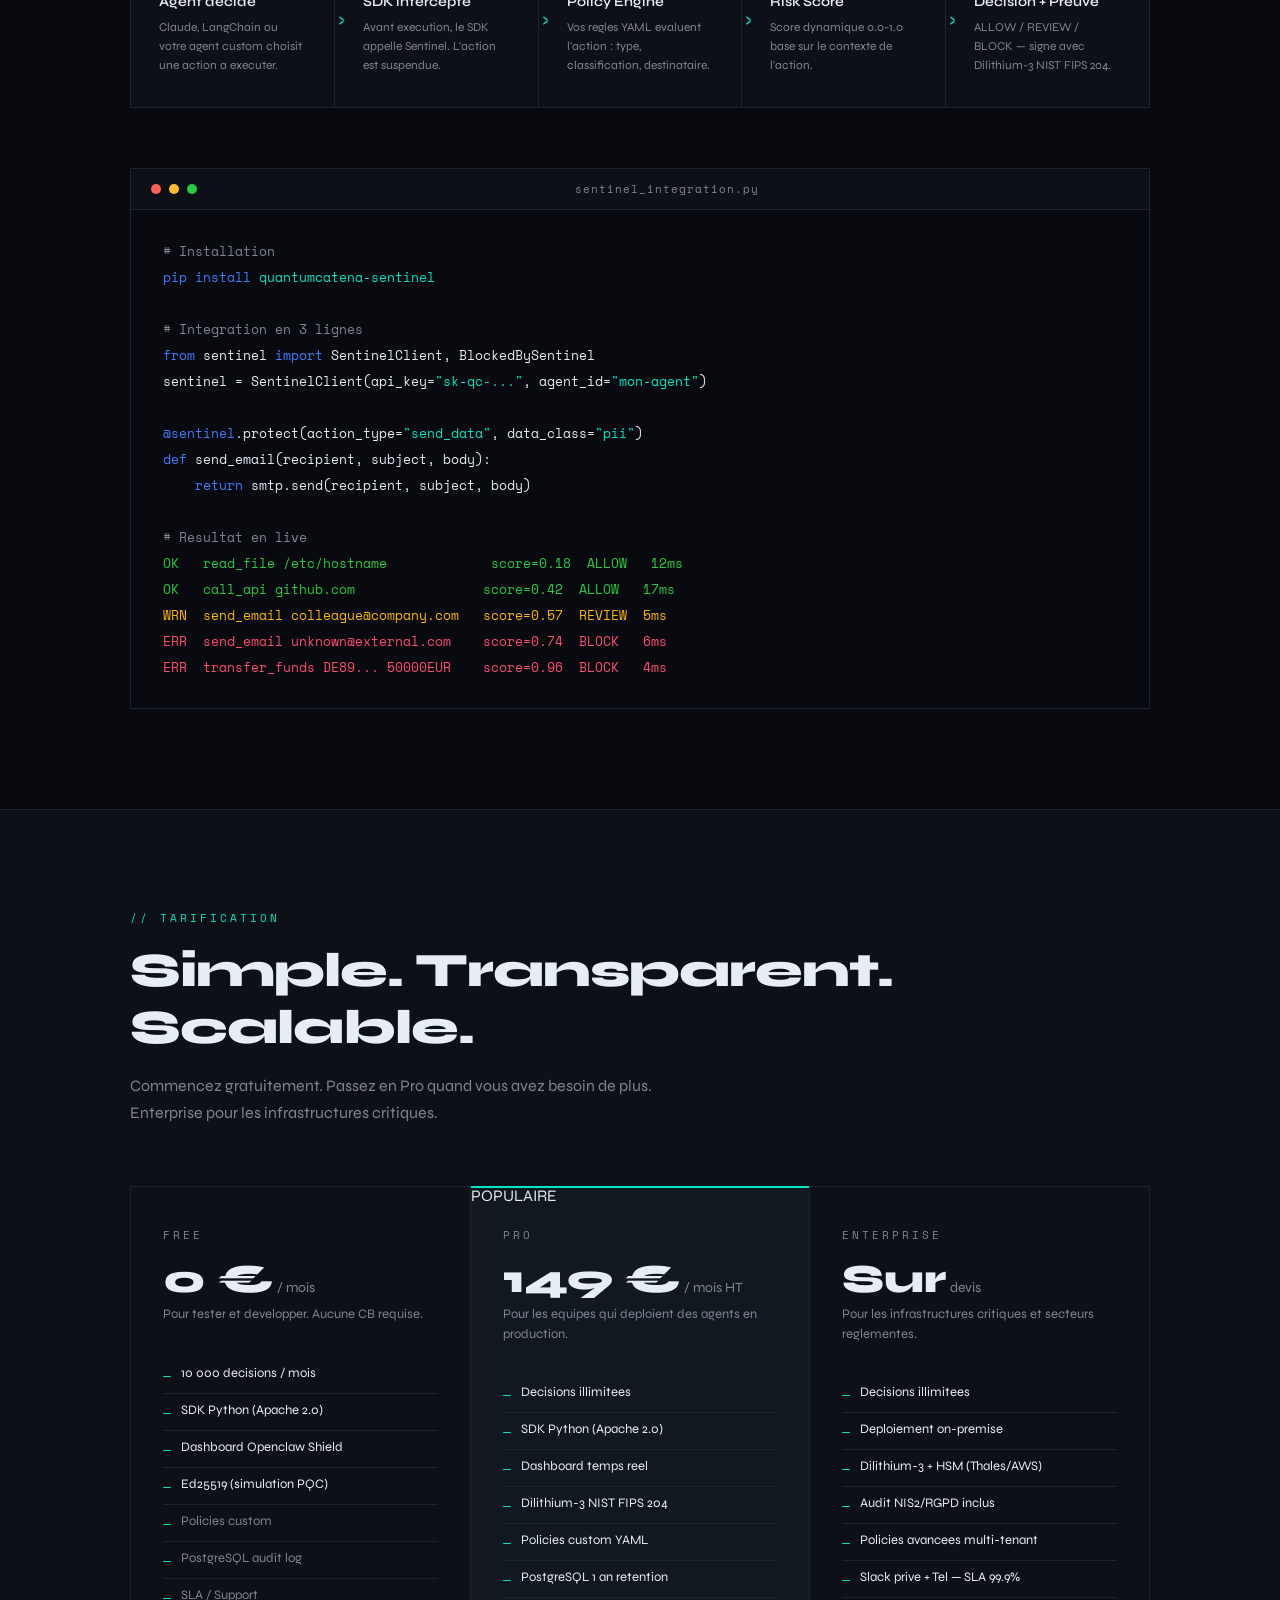
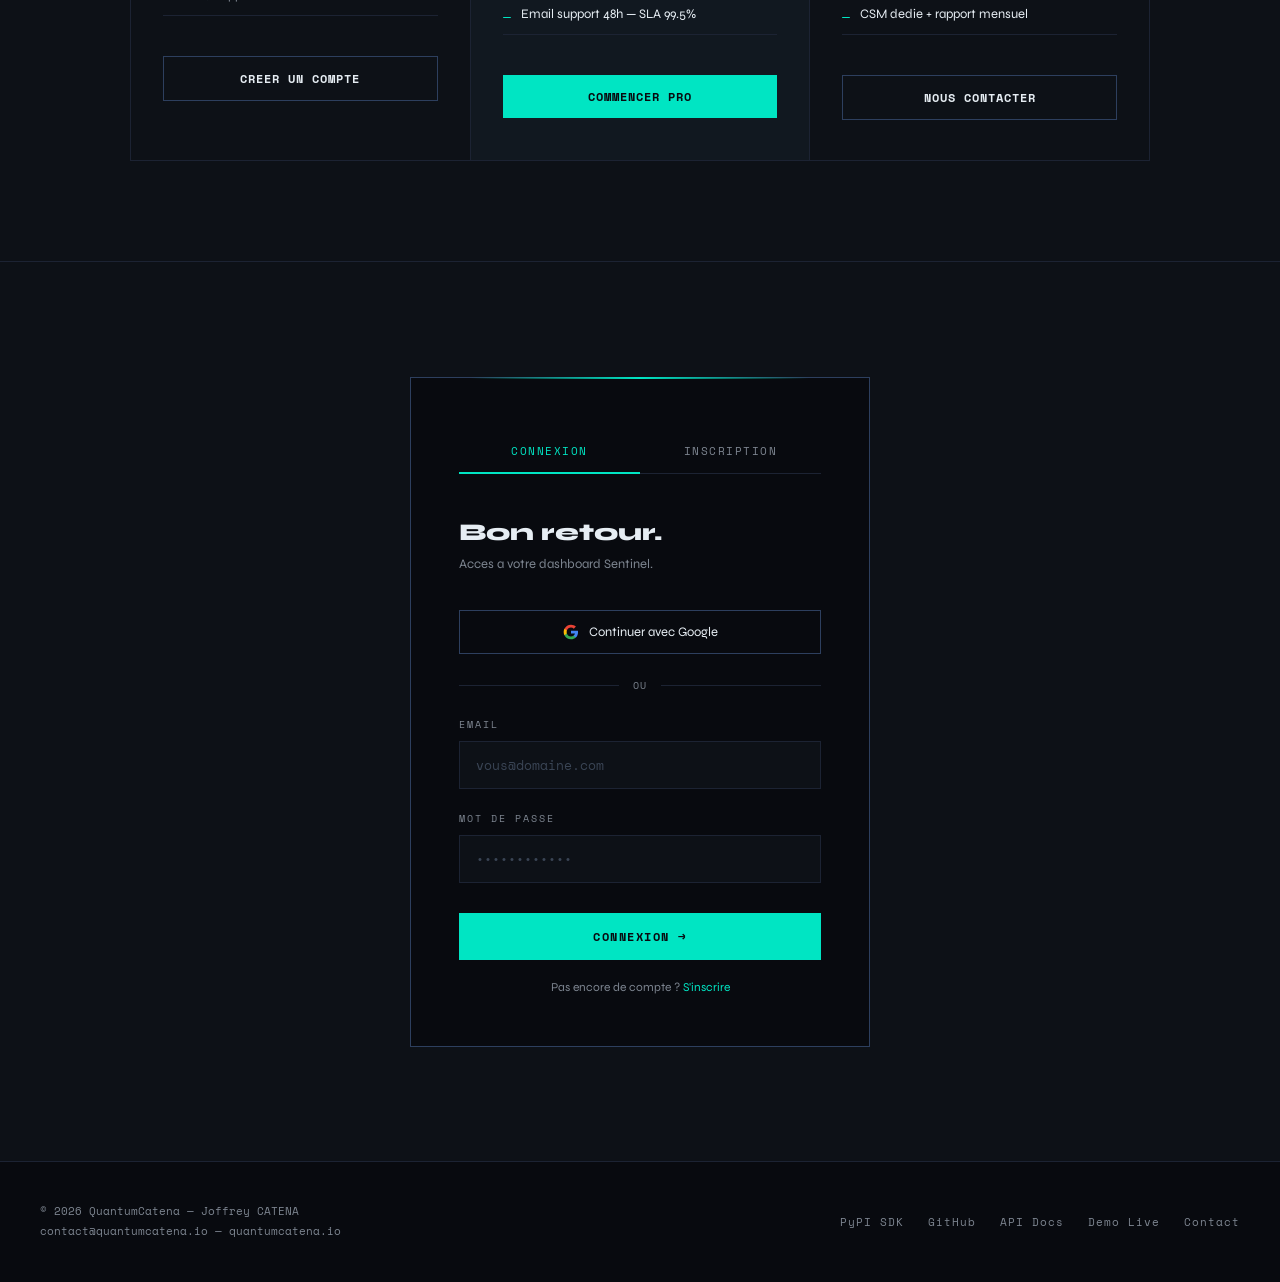
<file: app.html>
<!DOCTYPE html>
<html lang="fr">
<head>
<meta charset="UTF-8">
<meta name="viewport" content="width=device-width, initial-scale=1.0">
<title>Sentinel Dashboard — QuantumCatena</title>
<link href="https://fonts.googleapis.com/css2?family=Space+Mono:wght@400;700&family=Syne:wght@400;600;800&display=swap" rel="stylesheet">
<style>
:root {
  --black: #080A0F;
  --surface: #0D1117;
  --surface2: #111820;
  --border: #1C2333;
  --border-bright: #2D3F5E;
  --text: #E6EDF3;
  --muted: #7D8590;
  --accent: #00E5C3;
  --accent2: #3D7EFF;
  --danger: #FF4D6D;
  --warn: #FFB800;
  --ok: #28CA41;
  --mono: 'Space Mono', monospace;
  --sans: 'Syne', sans-serif;
}
* { margin: 0; padding: 0; box-sizing: border-box; }
body { background: var(--black); color: var(--text); font-family: var(--sans); display: flex; min-height: 100vh; }

/* SIDEBAR */
.sidebar {
  width: 220px; flex-shrink: 0; background: var(--surface);
  border-right: 1px solid var(--border); display: flex; flex-direction: column;
  position: sticky; top: 0; height: 100vh; overflow-y: auto;
}
.sidebar-logo {
  padding: 24px 20px; border-bottom: 1px solid var(--border);
  font-family: var(--mono); font-size: 11px; color: var(--accent);
  letter-spacing: 2px; display: flex; align-items: center; gap: 8px;
}
.logo-hex { width: 22px; height: 22px; background: var(--accent); clip-path: polygon(50% 0%,100% 25%,100% 75%,50% 100%,0% 75%,0% 25%); flex-shrink: 0; }
.sidebar-section { padding: 20px 0; flex: 1; }
.sidebar-label { font-family: var(--mono); font-size: 9px; color: var(--muted); letter-spacing: 3px; padding: 0 20px 8px; }
.nav-item {
  display: flex; align-items: center; gap: 10px;
  padding: 10px 20px; font-size: 13px; color: var(--muted);
  cursor: pointer; transition: all .15s; border-left: 2px solid transparent;
}
.nav-item:hover { color: var(--text); background: rgba(255,255,255,.03); }
.nav-item.active { color: var(--accent); border-left-color: var(--accent); background: rgba(0,229,195,.05); }
.nav-icon { width: 16px; text-align: center; font-size: 13px; }
.sidebar-footer { padding: 16px 20px; border-top: 1px solid var(--border); }
.user-info { font-family: var(--mono); font-size: 10px; color: var(--muted); line-height: 1.8; }
.logout-btn {
  background: none; border: 1px solid var(--border); color: var(--muted);
  font-family: var(--mono); font-size: 10px; padding: 6px 12px; cursor: pointer;
  margin-top: 10px; transition: all .2s; width: 100%; letter-spacing: 1px;
}
.logout-btn:hover { border-color: var(--danger); color: var(--danger); }

/* MAIN */
.main { flex: 1; overflow-y: auto; }
.topbar {
  display: flex; align-items: center; justify-content: space-between;
  padding: 0 32px; height: 56px; border-bottom: 1px solid var(--border);
  position: sticky; top: 0; background: rgba(8,10,15,.95); backdrop-filter: blur(8px); z-index: 10;
}
.topbar-title { font-size: 14px; font-weight: 600; }
.topbar-right { display: flex; align-items: center; gap: 12px; }
.status-pill {
  display: flex; align-items: center; gap: 6px;
  border: 1px solid rgba(40,202,65,.3); background: rgba(40,202,65,.08);
  padding: 5px 12px; font-family: var(--mono); font-size: 10px; color: var(--ok); letter-spacing: 1px;
}
.status-dot { width: 5px; height: 5px; background: var(--ok); border-radius: 50%; animation: blink 2s infinite; }
@keyframes blink { 0%,100%{opacity:1} 50%{opacity:.3} }

/* PAGE CONTENT */
.page { display: none; padding: 32px; }
.page.active { display: block; }

/* METRICS ROW */
.metrics { display: grid; grid-template-columns: repeat(4, 1fr); gap: 1px; background: var(--border); border: 1px solid var(--border); margin-bottom: 32px; }
.metric { background: var(--surface); padding: 24px; }
.metric-label { font-family: var(--mono); font-size: 10px; color: var(--muted); letter-spacing: 2px; margin-bottom: 10px; }
.metric-val { font-family: var(--mono); font-size: 28px; font-weight: 700; line-height: 1; }
.metric-val.ok { color: var(--ok); }
.metric-val.warn { color: var(--warn); }
.metric-val.danger { color: var(--danger); }
.metric-val.accent { color: var(--accent); }
.metric-sub { font-size: 11px; color: var(--muted); margin-top: 6px; }

/* CARDS */
.card { background: var(--surface); border: 1px solid var(--border); margin-bottom: 24px; }
.card-head {
  display: flex; align-items: center; justify-content: space-between;
  padding: 16px 24px; border-bottom: 1px solid var(--border);
}
.card-title { font-size: 13px; font-weight: 600; display: flex; align-items: center; gap: 8px; }
.card-body { padding: 24px; }

/* API KEY */
.key-row {
  display: flex; align-items: center; gap: 12px;
  background: var(--black); border: 1px solid var(--border-bright);
  padding: 14px 18px; margin-bottom: 16px;
}
.key-val { font-family: var(--mono); font-size: 13px; color: var(--accent); flex: 1; word-break: break-all; letter-spacing: .5px; }
.key-val.masked { color: var(--muted); letter-spacing: 2px; }
.icon-btn {
  background: none; border: 1px solid var(--border); color: var(--muted);
  font-family: var(--mono); font-size: 10px; padding: 7px 14px;
  cursor: pointer; transition: all .2s; white-space: nowrap; letter-spacing: 1px;
}
.icon-btn:hover { border-color: var(--accent); color: var(--accent); }
.icon-btn.danger:hover { border-color: var(--danger); color: var(--danger); }
.key-hint { font-size: 12px; color: var(--muted); font-family: var(--mono); }

/* PLAN BADGE */
.plan-badge {
  display: inline-flex; align-items: center; gap: 6px;
  border: 1px solid var(--border-bright); padding: 4px 12px;
  font-family: var(--mono); font-size: 10px; color: var(--text); letter-spacing: 2px;
}
.upgrade-btn {
  background: var(--accent); color: var(--black); border: none;
  font-family: var(--mono); font-size: 10px; font-weight: 700;
  padding: 8px 16px; cursor: pointer; letter-spacing: 1px; transition: all .2s;
}
.upgrade-btn:hover { background: #00ffda; }

/* USAGE BAR */
.usage-row { display: flex; align-items: center; gap: 12px; margin-bottom: 12px; }
.usage-label { font-family: var(--mono); font-size: 11px; color: var(--muted); width: 120px; flex-shrink: 0; }
.usage-bar { flex: 1; height: 4px; background: var(--border); }
.usage-fill { height: 100%; background: var(--accent); transition: width .5s ease; }
.usage-fill.warn { background: var(--warn); }
.usage-fill.danger { background: var(--danger); }
.usage-pct { font-family: var(--mono); font-size: 11px; color: var(--muted); width: 40px; text-align: right; }

/* AUDIT TABLE */
.audit-table { width: 100%; border-collapse: collapse; font-family: var(--mono); font-size: 12px; }
.audit-table th { padding: 10px 14px; text-align: left; color: var(--muted); font-size: 10px; letter-spacing: 2px; border-bottom: 1px solid var(--border); font-weight: 400; }
.audit-table td { padding: 11px 14px; border-bottom: 1px solid var(--border); color: var(--text); }
.audit-table tr:last-child td { border-bottom: none; }
.audit-table tr:hover td { background: rgba(255,255,255,.02); }
.verdict { display: inline-flex; align-items: center; gap: 5px; padding: 3px 8px; font-size: 10px; letter-spacing: 1px; }
.verdict.allow { background: rgba(40,202,65,.1); color: var(--ok); border: 1px solid rgba(40,202,65,.2); }
.verdict.review { background: rgba(255,184,0,.1); color: var(--warn); border: 1px solid rgba(255,184,0,.2); }
.verdict.block { background: rgba(255,77,109,.1); color: var(--danger); border: 1px solid rgba(255,77,109,.2); }
.risk-score { font-size: 11px; }
.risk-score.low { color: var(--ok); }
.risk-score.medium { color: var(--warn); }
.risk-score.high { color: #FF8C42; }
.risk-score.critical { color: var(--danger); }
.proof-btn {
  background: none; border: 1px solid var(--border); color: var(--muted);
  font-family: var(--mono); font-size: 9px; padding: 4px 8px; cursor: pointer;
  transition: all .2s; letter-spacing: 1px;
}
.proof-btn:hover { border-color: var(--accent2); color: var(--accent2); }

/* POLICIES */
.policy-item {
  display: flex; align-items: center; gap: 16px;
  padding: 16px 0; border-bottom: 1px solid var(--border);
}
.policy-item:last-child { border-bottom: none; }
.policy-id { font-family: var(--mono); font-size: 10px; color: var(--muted); width: 40px; flex-shrink: 0; }
.policy-info { flex: 1; }
.policy-name { font-size: 13px; font-weight: 600; margin-bottom: 3px; }
.policy-desc { font-size: 11px; color: var(--muted); }
.policy-verdict { width: 80px; }
.policy-toggle { flex-shrink: 0; }
.toggle {
  width: 36px; height: 20px; background: var(--border); border-radius: 10px;
  cursor: pointer; position: relative; transition: background .2s; border: none;
}
.toggle.on { background: var(--accent); }
.toggle::after {
  content: ''; position: absolute; top: 3px; left: 3px;
  width: 14px; height: 14px; border-radius: 50%; background: var(--text); transition: left .2s;
}
.toggle.on::after { left: 19px; }
.add-policy-btn {
  background: none; border: 1px dashed var(--border-bright); color: var(--muted);
  font-family: var(--mono); font-size: 11px; padding: 12px; width: 100%;
  cursor: pointer; transition: all .2s; margin-top: 16px; letter-spacing: 1px;
}
.add-policy-btn:hover { border-color: var(--accent); color: var(--accent); }

/* MODAL */
.modal-overlay {
  display: none; position: fixed; inset: 0; background: rgba(8,10,15,.85);
  backdrop-filter: blur(4px); z-index: 500; align-items: center; justify-content: center;
}
.modal-overlay.show { display: flex; }
.modal {
  background: var(--surface); border: 1px solid var(--border-bright);
  padding: 40px; max-width: 480px; width: 100%; position: relative;
}
.modal::before { content: ''; position: absolute; top: -1px; left: 40px; right: 40px; height: 2px; background: linear-gradient(90deg, transparent, var(--accent2), transparent); }
.modal h3 { font-size: 18px; margin-bottom: 8px; }
.modal p { font-size: 13px; color: var(--muted); margin-bottom: 24px; line-height: 1.6; }
.modal-code {
  background: var(--black); border: 1px solid var(--border);
  padding: 16px; font-family: var(--mono); font-size: 11px;
  color: var(--accent); margin-bottom: 24px; word-break: break-all; line-height: 1.8;
}
.modal-close {
  background: none; border: 1px solid var(--border); color: var(--muted);
  font-family: var(--mono); font-size: 11px; padding: 8px 20px;
  cursor: pointer; transition: all .2s; letter-spacing: 1px;
}
.modal-close:hover { border-color: var(--text); color: var(--text); }

/* REALTIME FEED */
.feed-item {
  display: flex; align-items: center; gap: 12px;
  padding: 10px 0; border-bottom: 1px solid var(--border);
  animation: slide-in .3s ease;
}
@keyframes slide-in { from{opacity:0;transform:translateX(-8px)} to{opacity:1;transform:translateX(0)} }
.feed-item:last-child { border-bottom: none; }
.feed-time { font-family: var(--mono); font-size: 10px; color: var(--muted); width: 50px; flex-shrink: 0; }
.feed-tool { font-family: var(--mono); font-size: 11px; width: 120px; flex-shrink: 0; }
.feed-target { font-size: 11px; color: var(--muted); flex: 1; overflow: hidden; text-overflow: ellipsis; white-space: nowrap; }
.feed-score { font-family: var(--mono); font-size: 11px; width: 50px; text-align: right; flex-shrink: 0; }

@media (max-width: 900px) {
  .sidebar { display: none; }
  .metrics { grid-template-columns: repeat(2, 1fr); }
}
</style>
</head>
<body>

<!-- SIDEBAR -->
<aside class="sidebar">
  <div class="sidebar-logo">
    <div class="logo-hex"></div>
    SENTINEL
  </div>
  <div class="sidebar-section">
    <div class="sidebar-label">PRINCIPAL</div>
    <div class="nav-item active" onclick="showPage('overview')">
      <span class="nav-icon">&#9646;</span> Vue d'ensemble
    </div>
    <div class="nav-item" onclick="showPage('audit')">
      <span class="nav-icon">&#9635;</span> Audit log
    </div>
    <div class="nav-item" onclick="showPage('policies')">
      <span class="nav-icon">&#9635;</span> Policies
    </div>
    <div class="nav-item" onclick="showPage('apikey')">
      <span class="nav-icon">&#9635;</span> Cle API
    </div>
    <div class="sidebar-label" style="margin-top:16px">RESSOURCES</div>
    <div class="nav-item" onclick="window.open('https://sentinel-t26z.onrender.com/docs','_blank')">
      <span class="nav-icon">&#9635;</span> API Docs
    </div>
    <div class="nav-item" onclick="window.open('https://pypi.org/project/quantumcatena-sentinel/','_blank')">
      <span class="nav-icon">&#9635;</span> SDK PyPI
    </div>
    <div class="nav-item" onclick="window.open('https://quantumcatena.github.io/openclaw-shield/','_blank')">
      <span class="nav-icon">&#9635;</span> Shield Demo
    </div>
  </div>
  <div class="sidebar-footer">
    <div class="user-info" id="user-info">
      <span id="user-email">chargement...</span><br>
      <span style="color:var(--accent)">PLAN FREE</span>
    </div>
    <button class="logout-btn" onclick="logout()">DECONNEXION</button>
  </div>
</aside>

<!-- MAIN -->
<main class="main">
  <div class="topbar">
    <div class="topbar-title" id="page-title">Vue d'ensemble</div>
    <div class="topbar-right">
      <div class="status-pill"><div class="status-dot"></div>SENTINEL ACTIF</div>
    </div>
  </div>

  <!-- OVERVIEW -->
  <div class="page active" id="page-overview">
    <div class="metrics" id="metrics-row">
      <div class="metric"><div class="metric-label">DECISIONS TOTALES</div><div class="metric-val accent" id="m-total">—</div><div class="metric-sub">toutes decisions</div></div>
      <div class="metric"><div class="metric-label">AUTORISEES</div><div class="metric-val ok" id="m-allow">—</div><div class="metric-sub">actions executees</div></div>
      <div class="metric"><div class="metric-label">BLOQUEES</div><div class="metric-val danger" id="m-block">—</div><div class="metric-sub">menaces arretees</div></div>
      <div class="metric"><div class="metric-label">LATENCE MOY.</div><div class="metric-val accent" id="m-latency">—</div><div class="metric-sub">ms par decision</div></div>
    </div>

    <div style="display:grid;grid-template-columns:1fr 1fr;gap:24px">
      <div class="card">
        <div class="card-head">
          <div class="card-title">Activite recente</div>
          <button class="icon-btn" onclick="loadAudit()">ACTUALISER</button>
        </div>
        <div class="card-body" style="padding:0">
          <div id="feed-list" style="padding:0 24px">
            <div style="padding:24px 0;text-align:center;font-family:var(--mono);font-size:11px;color:var(--muted)">Chargement...</div>
          </div>
        </div>
      </div>
      <div class="card">
        <div class="card-head"><div class="card-title">Utilisation ce mois</div></div>
        <div class="card-body">
          <div id="usage-bars">
            <div class="usage-row"><div class="usage-label">DECISIONS</div><div class="usage-bar"><div class="usage-fill" id="ub-decisions" style="width:0%"></div></div><div class="usage-pct" id="up-decisions">0%</div></div>
            <div class="usage-row"><div class="usage-label">ALLOW</div><div class="usage-bar"><div class="usage-fill ok" id="ub-allow" style="width:0%;background:var(--ok)"></div></div><div class="usage-pct" id="up-allow">0%</div></div>
            <div class="usage-row"><div class="usage-label">BLOCK</div><div class="usage-bar"><div class="usage-fill danger" id="ub-block" style="width:0%;background:var(--danger)"></div></div><div class="usage-pct" id="up-block">0%</div></div>
          </div>
          <div style="margin-top:24px;padding-top:24px;border-top:1px solid var(--border)">
            <div style="display:flex;justify-content:space-between;align-items:center;margin-bottom:16px">
              <span class="plan-badge">PLAN FREE</span>
              <button class="upgrade-btn" onclick="showPage('apikey')">PASSER PRO</button>
            </div>
            <div style="font-size:11px;color:var(--muted);line-height:1.7;font-family:var(--mono)">
              Plan Free : 10 000 decisions/mois<br>
              Pro : decisions illimitees — 149 EUR/mois
            </div>
          </div>
        </div>
      </div>
    </div>

    <!-- Quick start -->
    <div class="card" style="margin-top:0">
      <div class="card-head"><div class="card-title">Demarrage rapide</div></div>
      <div class="card-body">
        <div style="background:var(--black);border:1px solid var(--border);padding:20px 24px;font-family:var(--mono);font-size:12px;line-height:2">
          <div style="color:var(--muted)"># 1. Installer le SDK</div>
          <div style="color:var(--accent2)">pip install quantumcatena-sentinel</div>
          <br>
          <div style="color:var(--muted)"># 2. Integrer en 3 lignes</div>
          <div><span style="color:var(--accent2)">from</span> sentinel <span style="color:var(--accent2)">import</span> SentinelClient, BlockedBySentinel</div>
          <div>sentinel = SentinelClient(api_key=<span style="color:var(--accent)" id="qs-key">"sk-qc-..."</span>, agent_id=<span style="color:var(--accent)">"mon-agent"</span>)</div>
          <br>
          <div><span style="color:var(--accent2)">@sentinel</span>.protect(action_type=<span style="color:var(--accent)">"send_data"</span>, data_class=<span style="color:var(--accent)">"pii"</span>)</div>
          <div><span style="color:var(--accent2)">def</span> send_email(recipient, subject, body):</div>
          <div>&nbsp;&nbsp;&nbsp;&nbsp;<span style="color:var(--accent2)">return</span> smtp.send(recipient, subject, body)</div>
        </div>
      </div>
    </div>
  </div>

  <!-- AUDIT LOG -->
  <div class="page" id="page-audit">
    <div class="card">
      <div class="card-head">
        <div class="card-title">Audit Log — decisions recentes</div>
        <button class="icon-btn" onclick="loadAudit()">ACTUALISER</button>
      </div>
      <div class="card-body" style="padding:0;overflow-x:auto">
        <table class="audit-table">
          <thead>
            <tr>
              <th>HEURE</th>
              <th>AGENT</th>
              <th>ACTION</th>
              <th>CIBLE</th>
              <th>VERDICT</th>
              <th>SCORE</th>
              <th>LATENCE</th>
              <th>PREUVE PQC</th>
            </tr>
          </thead>
          <tbody id="audit-tbody">
            <tr><td colspan="8" style="text-align:center;padding:40px;color:var(--muted);font-family:var(--mono);font-size:11px">Chargement de l'audit log...</td></tr>
          </tbody>
        </table>
      </div>
    </div>
  </div>

  <!-- POLICIES -->
  <div class="page" id="page-policies">
    <div class="card">
      <div class="card-head">
        <div class="card-title">Policies actives</div>
        <span style="font-family:var(--mono);font-size:10px;color:var(--muted)">v1.2.0</span>
      </div>
      <div class="card-body">
        <div id="policies-list">
          <!-- Loaded dynamically -->
        </div>
        <button class="add-policy-btn" onclick="showModal('modal-add-policy')">+ AJOUTER UNE POLICY (PRO)</button>
      </div>
    </div>
    <div class="card">
      <div class="card-head"><div class="card-title">Format YAML — exemple</div></div>
      <div class="card-body">
        <div style="background:var(--black);border:1px solid var(--border);padding:20px 24px;font-family:var(--mono);font-size:12px;line-height:1.8;color:var(--muted)">
          <div><span style="color:var(--accent2)">- id:</span> <span style="color:var(--accent)">block-pii-external</span></div>
          <div><span style="color:var(--accent2)">&nbsp;&nbsp;name:</span> Bloquer PII vers externe</div>
          <div><span style="color:var(--accent2)">&nbsp;&nbsp;conditions:</span></div>
          <div><span style="color:var(--accent2)">&nbsp;&nbsp;&nbsp;&nbsp;data_class:</span> <span style="color:var(--accent)">pii</span></div>
          <div><span style="color:var(--accent2)">&nbsp;&nbsp;&nbsp;&nbsp;target_type:</span> <span style="color:var(--accent)">external</span></div>
          <div><span style="color:var(--accent2)">&nbsp;&nbsp;decision:</span> <span style="color:var(--danger)">block</span></div>
          <div><span style="color:var(--accent2)">&nbsp;&nbsp;priority:</span> 100</div>
        </div>
      </div>
    </div>
  </div>

  <!-- API KEY -->
  <div class="page" id="page-apikey">
    <div class="card">
      <div class="card-head"><div class="card-title">Votre cle API Sentinel</div></div>
      <div class="card-body">
        <div class="key-row">
          <div class="key-val masked" id="key-display">sk-qc-••••••••••••••••••••••••••••••••••••••</div>
          <button class="icon-btn" onclick="toggleKeyVisibility()">AFFICHER</button>
          <button class="icon-btn" onclick="copyApiKey()">COPIER</button>
        </div>
        <div class="key-hint">Utilisez cette cle dans votre SDK : <span style="color:var(--accent)">SentinelClient(api_key="sk-qc-...")</span></div>
        <div style="margin-top:24px;padding-top:24px;border-top:1px solid var(--border)">
          <button class="icon-btn danger" onclick="showModal('modal-regen')">REGENERER LA CLE</button>
          <span style="font-size:11px;color:var(--muted);margin-left:12px">Attention : les integrations existantes devront etre mises a jour.</span>
        </div>
      </div>
    </div>

    <div class="card">
      <div class="card-head"><div class="card-title">Plan actuel</div></div>
      <div class="card-body">
        <div style="display:grid;grid-template-columns:repeat(3,1fr);gap:1px;background:var(--border);border:1px solid var(--border)">
          <div style="background:var(--surface);padding:24px">
            <div style="font-family:var(--mono);font-size:10px;color:var(--muted);letter-spacing:2px;margin-bottom:12px">FREE</div>
            <div style="font-size:24px;font-weight:800;margin-bottom:8px">0 EUR</div>
            <div style="font-size:12px;color:var(--muted);margin-bottom:20px">10 000 decisions/mois</div>
            <div style="font-family:var(--mono);font-size:10px;color:var(--ok)">PLAN ACTUEL</div>
          </div>
          <div style="background:var(--surface2);padding:24px;border-left:2px solid var(--accent)">
            <div style="font-family:var(--mono);font-size:10px;color:var(--accent);letter-spacing:2px;margin-bottom:12px">PRO</div>
            <div style="font-size:24px;font-weight:800;margin-bottom:8px">149 EUR<span style="font-size:13px;color:var(--muted);font-weight:400">/mois</span></div>
            <div style="font-size:12px;color:var(--muted);margin-bottom:20px">Decisions illimitees + Dilithium-3</div>
            <button class="upgrade-btn" onclick="window.location='mailto:contact@quantumcatena.io?subject=Upgrade Pro'">PASSER PRO</button>
          </div>
          <div style="background:var(--surface);padding:24px">
            <div style="font-family:var(--mono);font-size:10px;color:var(--muted);letter-spacing:2px;margin-bottom:12px">ENTERPRISE</div>
            <div style="font-size:24px;font-weight:800;margin-bottom:8px">Sur devis</div>
            <div style="font-size:12px;color:var(--muted);margin-bottom:20px">On-premise + HSM + NIS2 audit</div>
            <button class="icon-btn" onclick="window.location='mailto:contact@quantumcatena.io?subject=Enterprise'">NOUS CONTACTER</button>
          </div>
        </div>
      </div>
    </div>
  </div>

</main>

<!-- MODALS -->
<div class="modal-overlay" id="modal-proof">
  <div class="modal">
    <h3>Preuve cryptographique PQC</h3>
    <p>Cette preuve Dilithium-3 (NIST FIPS 204) atteste de facon cryptographique que Sentinel a bien evalue cette action. Elle est verifiable independamment et resistante aux ordinateurs quantiques.</p>
    <div class="modal-code" id="proof-content">sk-qc-proof-...</div>
    <button class="modal-close" onclick="hideModal('modal-proof')">FERMER</button>
  </div>
</div>

<div class="modal-overlay" id="modal-regen">
  <div class="modal">
    <h3>Regenerer la cle API</h3>
    <p>Attention : votre cle actuelle sera immediatement invalidee. Toutes les integrations utilisant l'ancienne cle cesseront de fonctionner.</p>
    <div style="display:flex;gap:12px">
      <button class="upgrade-btn" onclick="regenKey()">CONFIRMER LA REGENERATION</button>
      <button class="modal-close" onclick="hideModal('modal-regen')">ANNULER</button>
    </div>
  </div>
</div>

<div class="modal-overlay" id="modal-add-policy">
  <div class="modal">
    <h3>Ajouter une policy</h3>
    <p>Les policies custom sont disponibles a partir du plan Pro. Passez en Pro pour definir vos propres regles ALLOW / REVIEW / BLOCK.</p>
    <div style="display:flex;gap:12px">
      <button class="upgrade-btn" onclick="window.location='mailto:contact@quantumcatena.io?subject=Upgrade Pro'">PASSER PRO — 149 EUR/MOIS</button>
      <button class="modal-close" onclick="hideModal('modal-add-policy')">FERMER</button>
    </div>
  </div>
</div>

<script>
const SENTINEL_API = 'https://sentinel-t26z.onrender.com';
let token = localStorage.getItem('sentinel_token');
let apiKey = localStorage.getItem('sentinel_api_key') || 'sk-qc-xxxxxxxxxxxxxxxxxxxxxxxxxxxxxxxx';
let keyVisible = false;

// Auth check
if (!token) { window.location.href = 'index.html'; }

// Init
document.getElementById('user-email').textContent = localStorage.getItem('sentinel_email') || 'utilisateur';
const qs = document.getElementById('qs-key');
if (qs) qs.textContent = '"' + apiKey.substring(0, 24) + '..."';

// Page navigation
function showPage(name) {
  document.querySelectorAll('.page').forEach(p => p.classList.remove('active'));
  document.querySelectorAll('.nav-item').forEach(n => n.classList.remove('active'));
  document.getElementById('page-' + name).classList.add('active');
  const titles = { overview: "Vue d'ensemble", audit: "Audit Log", policies: "Policies", apikey: "Cle API" };
  document.getElementById('page-title').textContent = titles[name] || name;
  event.currentTarget.classList.add('active');
  if (name === 'audit') loadAudit();
  if (name === 'policies') loadPolicies();
}

// Load stats
async function loadStats() {
  try {
    const r = await fetch(SENTINEL_API + '/v1/stats', { headers: { 'Authorization': 'Bearer ' + token } });
    if (!r.ok) return;
    const d = await r.json();
    document.getElementById('m-total').textContent = d.total_decisions ?? '—';
    document.getElementById('m-allow').textContent = d.allowed ?? '—';
    document.getElementById('m-block').textContent = d.blocked ?? '—';
    document.getElementById('m-latency').textContent = d.avg_latency_ms ? Math.round(d.avg_latency_ms) + 'ms' : '—';
    const total = d.total_decisions || 1;
    setUsageBar('decisions', Math.min(100, (total / 10000) * 100));
    setUsageBar('allow', d.allowed ? Math.round((d.allowed / total) * 100) : 0);
    setUsageBar('block', d.blocked ? Math.round((d.blocked / total) * 100) : 0);
  } catch(e) {}
}

function setUsageBar(name, pct) {
  const bar = document.getElementById('ub-' + name);
  const txt = document.getElementById('up-' + name);
  if (bar) bar.style.width = pct + '%';
  if (txt) txt.textContent = Math.round(pct) + '%';
}

// Load audit
async function loadAudit() {
  try {
    const r = await fetch(SENTINEL_API + '/v1/audit/recent?limit=20', { headers: { 'Authorization': 'Bearer ' + token } });
    if (!r.ok) return;
    const d = await r.json();
    const entries = d.entries || d || [];
    renderAuditTable(entries);
    renderFeed(entries.slice(0, 6));
  } catch(e) {
    document.getElementById('audit-tbody').innerHTML = '<tr><td colspan="8" style="text-align:center;padding:40px;color:var(--muted);font-family:var(--mono);font-size:11px">Impossible de charger l\'audit log.</td></tr>';
  }
}

function renderAuditTable(entries) {
  const tbody = document.getElementById('audit-tbody');
  if (!entries.length) {
    tbody.innerHTML = '<tr><td colspan="8" style="text-align:center;padding:40px;color:var(--muted);font-family:var(--mono);font-size:11px">Aucune decision enregistree.</td></tr>';
    return;
  }
  tbody.innerHTML = entries.map(e => {
    const d = e.decision || 'allow';
    const score = (e.risk_score || 0).toFixed(2);
    const risk = e.risk_level || getRiskLevel(e.risk_score);
    const time = e.timestamp ? new Date(e.timestamp).toLocaleTimeString('fr-FR', {hour:'2-digit',minute:'2-digit',second:'2-digit'}) : '--:--:--';
    const target = (e.target || '').substring(0, 30);
    const proof = e.pqc_proof ? e.pqc_proof.substring(0, 20) + '...' : 'Ed25519-sim';
    return `<tr>
      <td>${time}</td>
      <td>${e.agent_id || '—'}</td>
      <td>${e.action_type || '—'}</td>
      <td title="${e.target || ''}">${target}</td>
      <td><span class="verdict ${d}">${d.toUpperCase()}</span></td>
      <td><span class="risk-score ${risk}">${score}</span></td>
      <td>${Math.round(e.latency_ms || 0)}ms</td>
      <td><button class="proof-btn" onclick="showProof('${proof}','${e.action_hash || ''}')">VOIR</button></td>
    </tr>`;
  }).join('');
}

function renderFeed(entries) {
  const el = document.getElementById('feed-list');
  if (!entries.length) { el.innerHTML = '<div style="padding:24px 0;text-align:center;font-family:var(--mono);font-size:11px;color:var(--muted)">Aucune activite recente.</div>'; return; }
  el.innerHTML = entries.map(e => {
    const d = e.decision || 'allow';
    const color = d === 'allow' ? 'var(--ok)' : d === 'block' ? 'var(--danger)' : 'var(--warn)';
    const time = e.timestamp ? new Date(e.timestamp).toLocaleTimeString('fr-FR', {hour:'2-digit',minute:'2-digit'}) : '--:--';
    return `<div class="feed-item">
      <div class="feed-time">${time}</div>
      <div class="feed-tool" style="color:${color}">${e.action_type || '—'}</div>
      <div class="feed-target">${e.target || '—'}</div>
      <div class="feed-score" style="color:${color}">${d.toUpperCase()}</div>
    </div>`;
  }).join('');
}

function getRiskLevel(score) {
  if (score >= .75) return 'critical';
  if (score >= .5) return 'high';
  if (score >= .25) return 'medium';
  return 'low';
}

// Load policies
async function loadPolicies() {
  const defaultPolicies = [
    { id: 'P001', name: 'Bloquer PII vers externe', desc: 'Donnees personnelles vers serveur externe', decision: 'block', active: true },
    { id: 'P002', name: 'Bloquer execution de code en production', desc: 'execute_code dans environnement production', decision: 'block', active: true },
    { id: 'P003', name: 'Bloquer transferts importants', desc: 'Virement >= 10 000 unites', decision: 'block', active: true },
    { id: 'P004', name: 'Bloquer suppression en masse', desc: 'Suppression >= 100 enregistrements', decision: 'block', active: true },
    { id: 'P010', name: 'Revoir appels API externes', desc: 'call_api en environnement production', decision: 'review', active: true },
    { id: 'P011', name: 'Revoir lecture massive', desc: 'Lecture >= 1 000 enregistrements', decision: 'review', active: false },
  ];
  const colors = { block: 'var(--danger)', review: 'var(--warn)', allow: 'var(--ok)' };
  document.getElementById('policies-list').innerHTML = defaultPolicies.map(p => `
    <div class="policy-item">
      <div class="policy-id">${p.id}</div>
      <div class="policy-info">
        <div class="policy-name">${p.name}</div>
        <div class="policy-desc">${p.desc}</div>
      </div>
      <div class="policy-verdict">
        <span class="verdict ${p.decision}">${p.decision.toUpperCase()}</span>
      </div>
      <div class="policy-toggle">
        <button class="toggle ${p.active ? 'on' : ''}" onclick="this.classList.toggle('on')"></button>
      </div>
    </div>
  `).join('');
}

// API Key
function toggleKeyVisibility() {
  keyVisible = !keyVisible;
  const el = document.getElementById('key-display');
  el.textContent = keyVisible ? apiKey : 'sk-qc-' + '•'.repeat(40);
  el.className = 'key-val ' + (keyVisible ? '' : 'masked');
  event.currentTarget.textContent = keyVisible ? 'MASQUER' : 'AFFICHER';
}

function copyApiKey() {
  navigator.clipboard.writeText(apiKey).then(() => {
    event.currentTarget.textContent = 'COPIE !';
    setTimeout(() => event.currentTarget.textContent = 'COPIER', 2000);
  });
}

function regenKey() {
  const newKey = 'sk-qc-' + Math.random().toString(36).substring(2) + Math.random().toString(36).substring(2);
  apiKey = newKey;
  localStorage.setItem('sentinel_api_key', newKey);
  document.getElementById('key-display').textContent = 'sk-qc-' + '•'.repeat(40);
  keyVisible = false;
  hideModal('modal-regen');
  alert('Nouvelle cle generee. Pensez a mettre a jour vos integrations.');
}

// Modals
function showModal(id) { document.getElementById(id).classList.add('show'); }
function hideModal(id) { document.getElementById(id).classList.remove('show'); }
function showProof(proof, hash) {
  document.getElementById('proof-content').textContent =
    'ALGORITHME: Ed25519-sim [→ Dilithium-3 NIST FIPS 204 en production]\n\nPREUVE: ' + proof + '\n\nHASH ACTION: ' + (hash || 'sha256-' + Math.random().toString(36).substring(2));
  showModal('modal-proof');
}

function logout() {
  localStorage.removeItem('sentinel_token');
  localStorage.removeItem('sentinel_email');
  window.location.href = 'index.html';
}

// Init on load
loadStats();
loadAudit();
setTimeout(loadPolicies, 100);

// Auto-refresh every 10s
setInterval(() => {
  loadStats();
  loadAudit();
}, 10000);
</script>
</body>
</html>
</file>
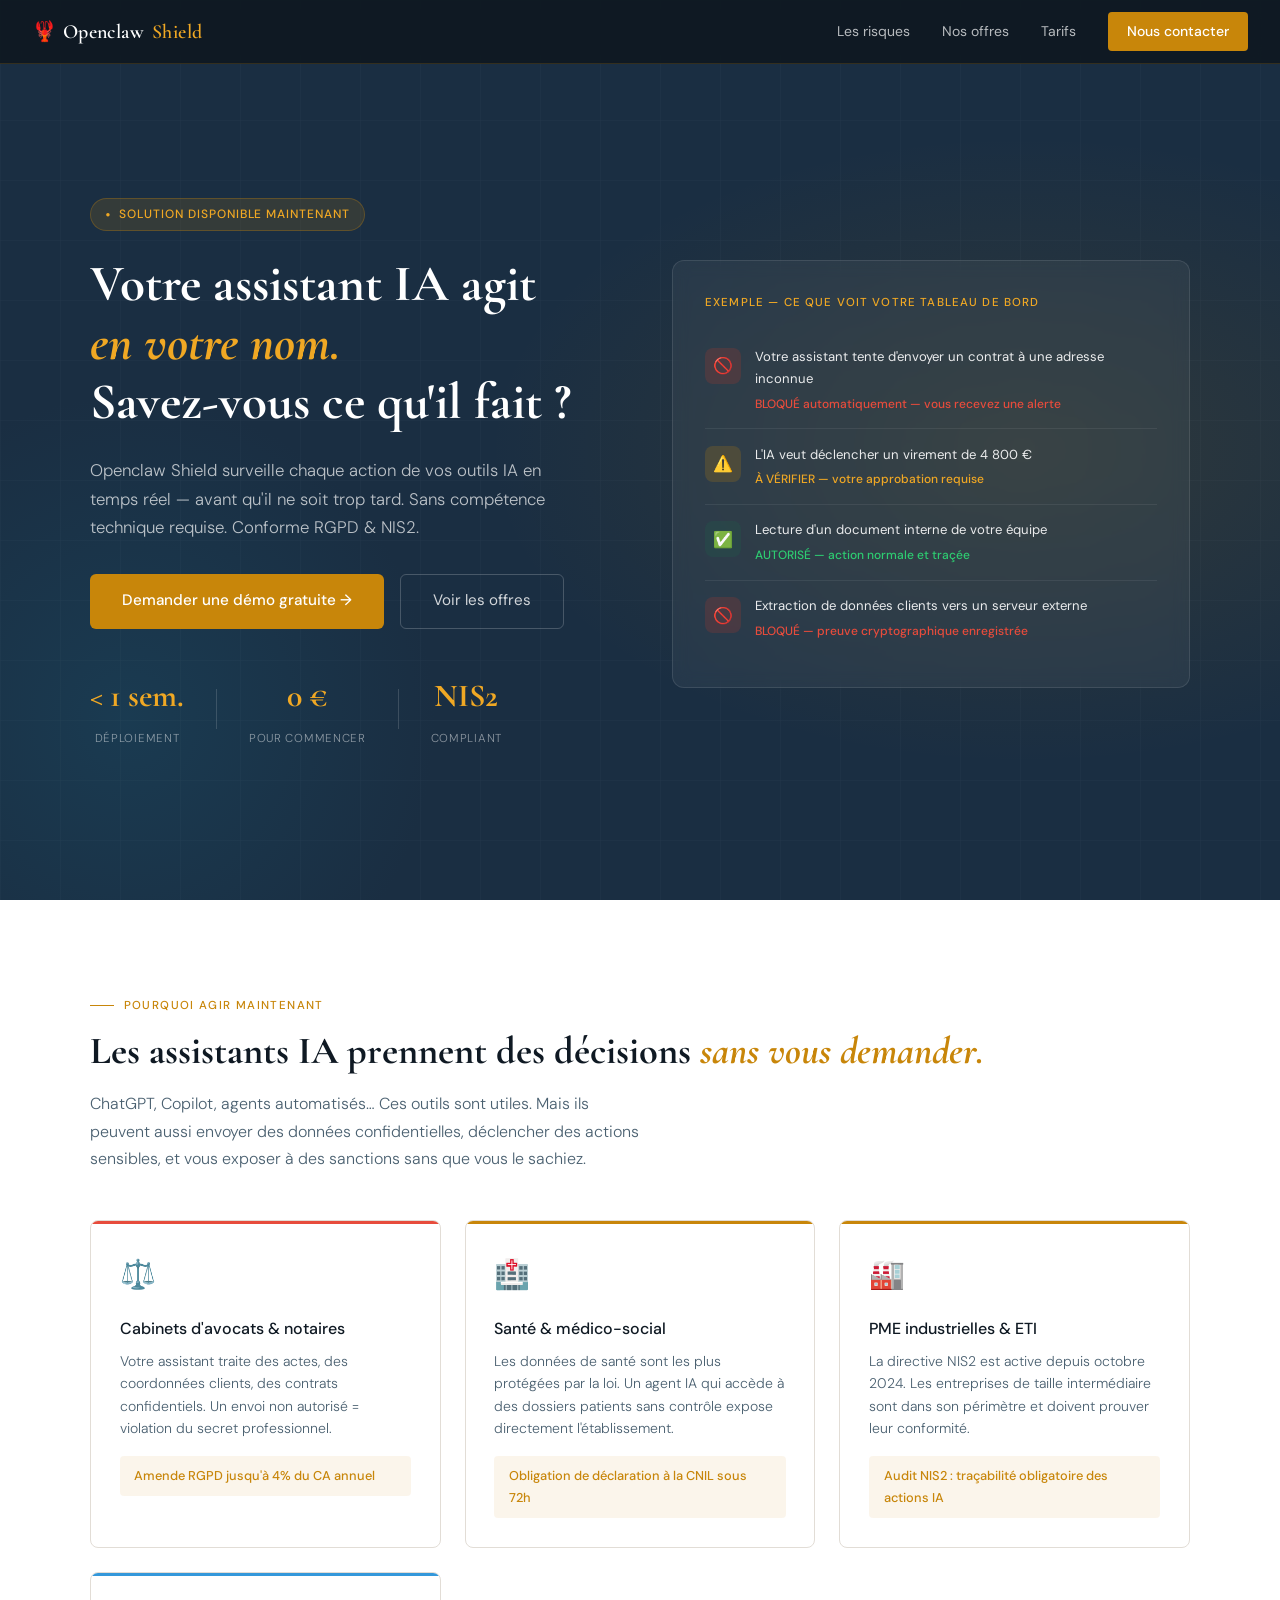
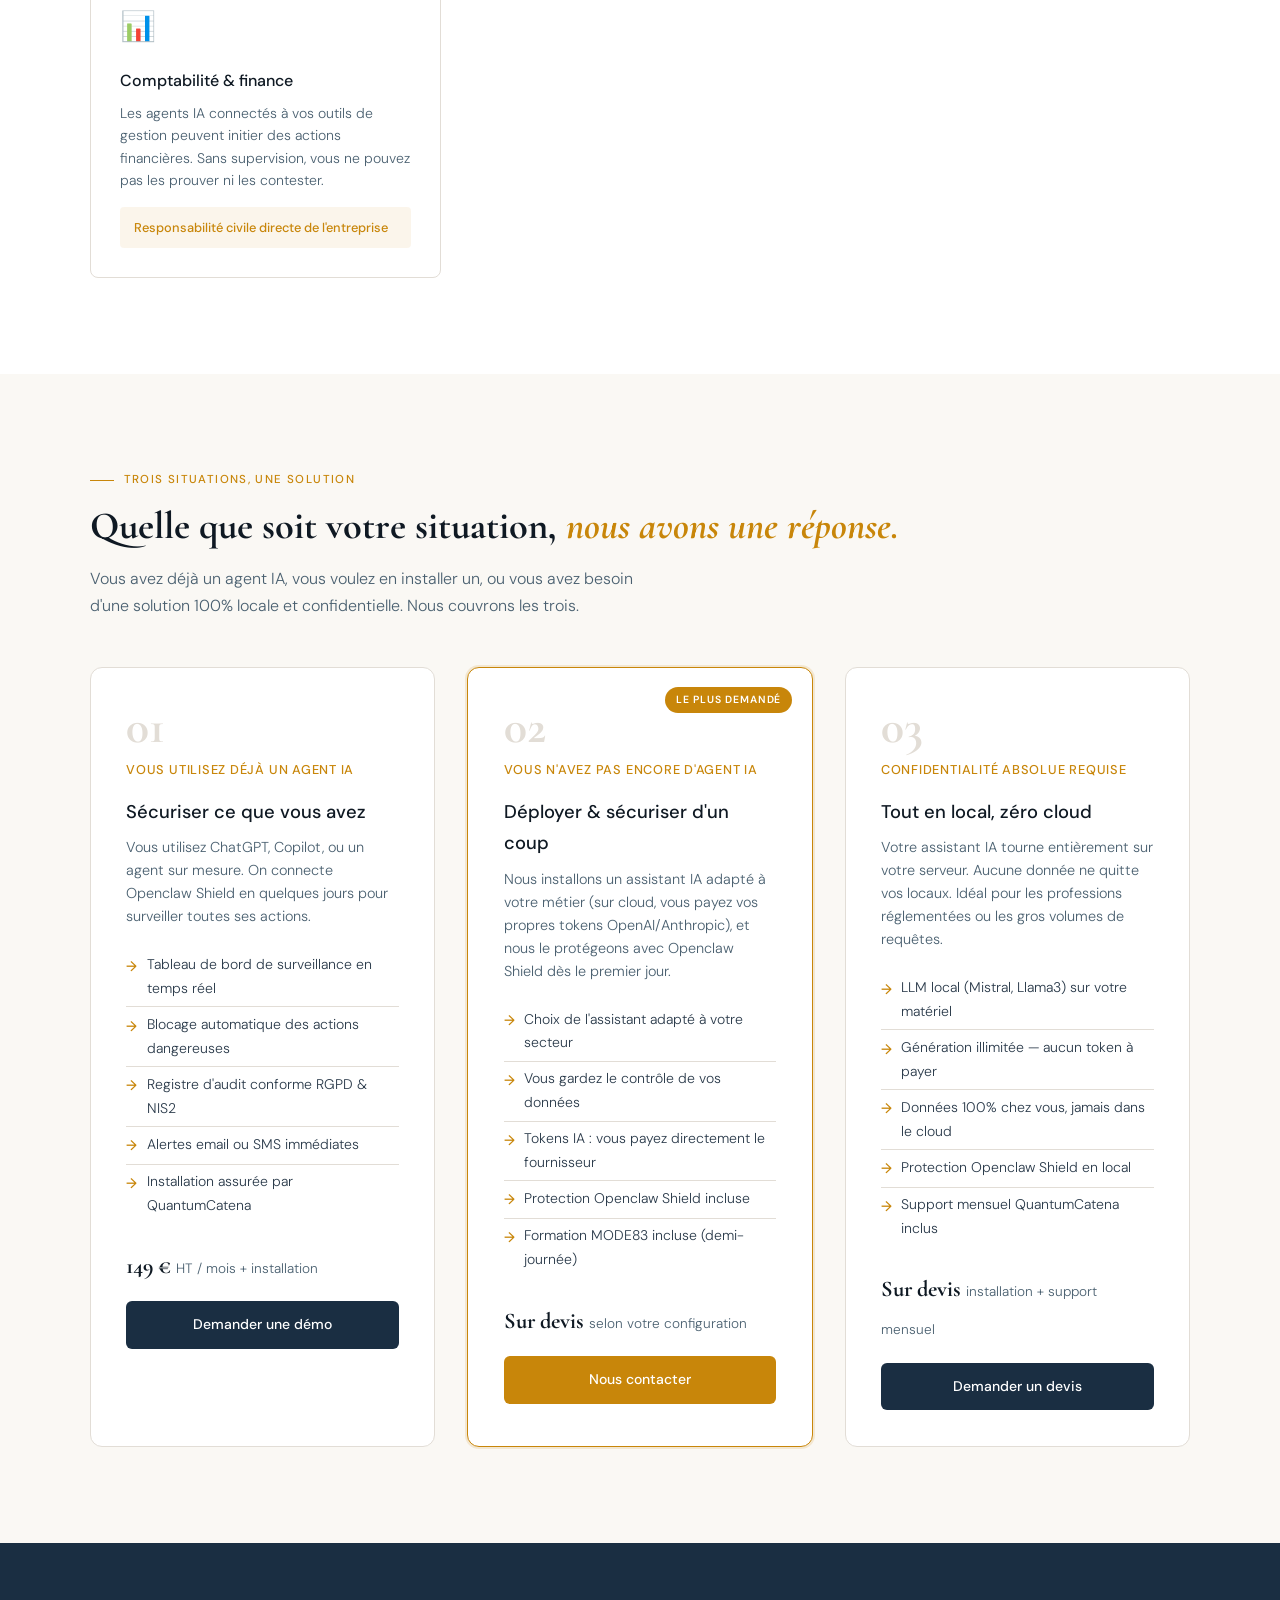
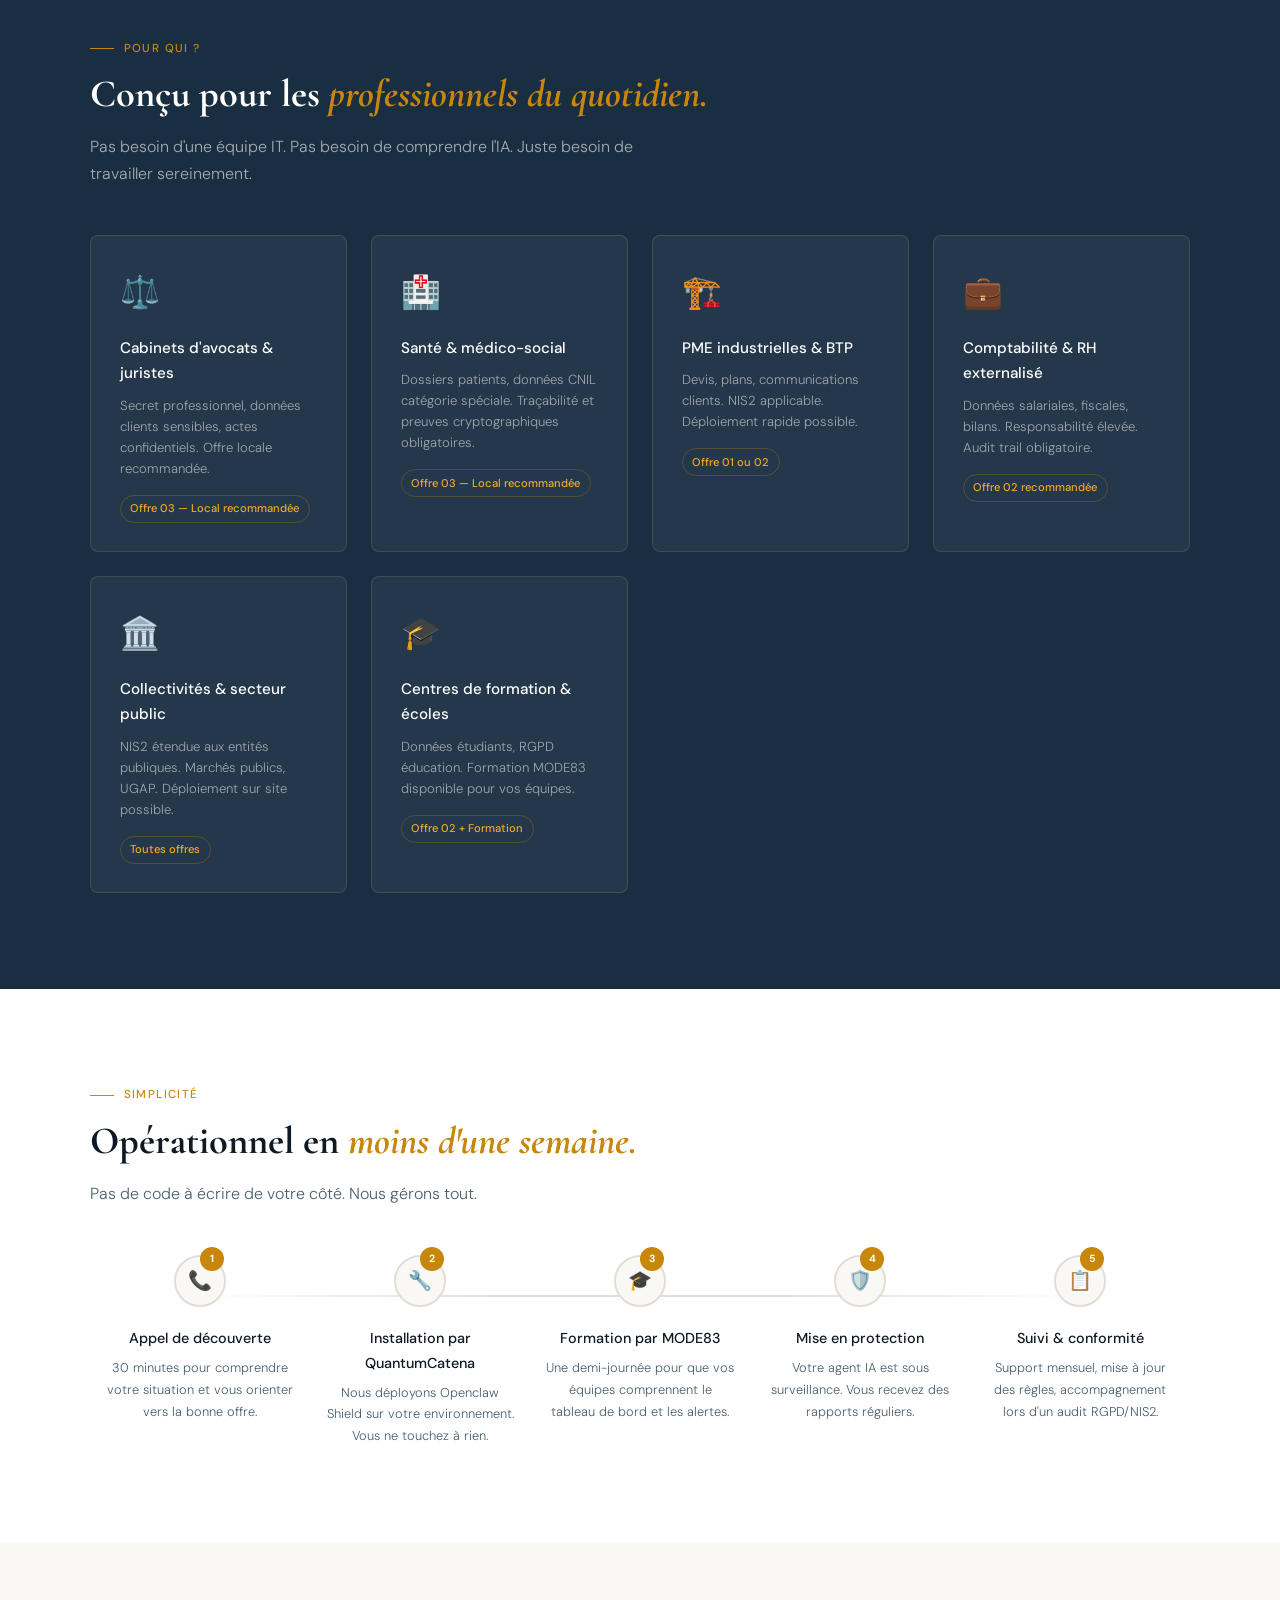
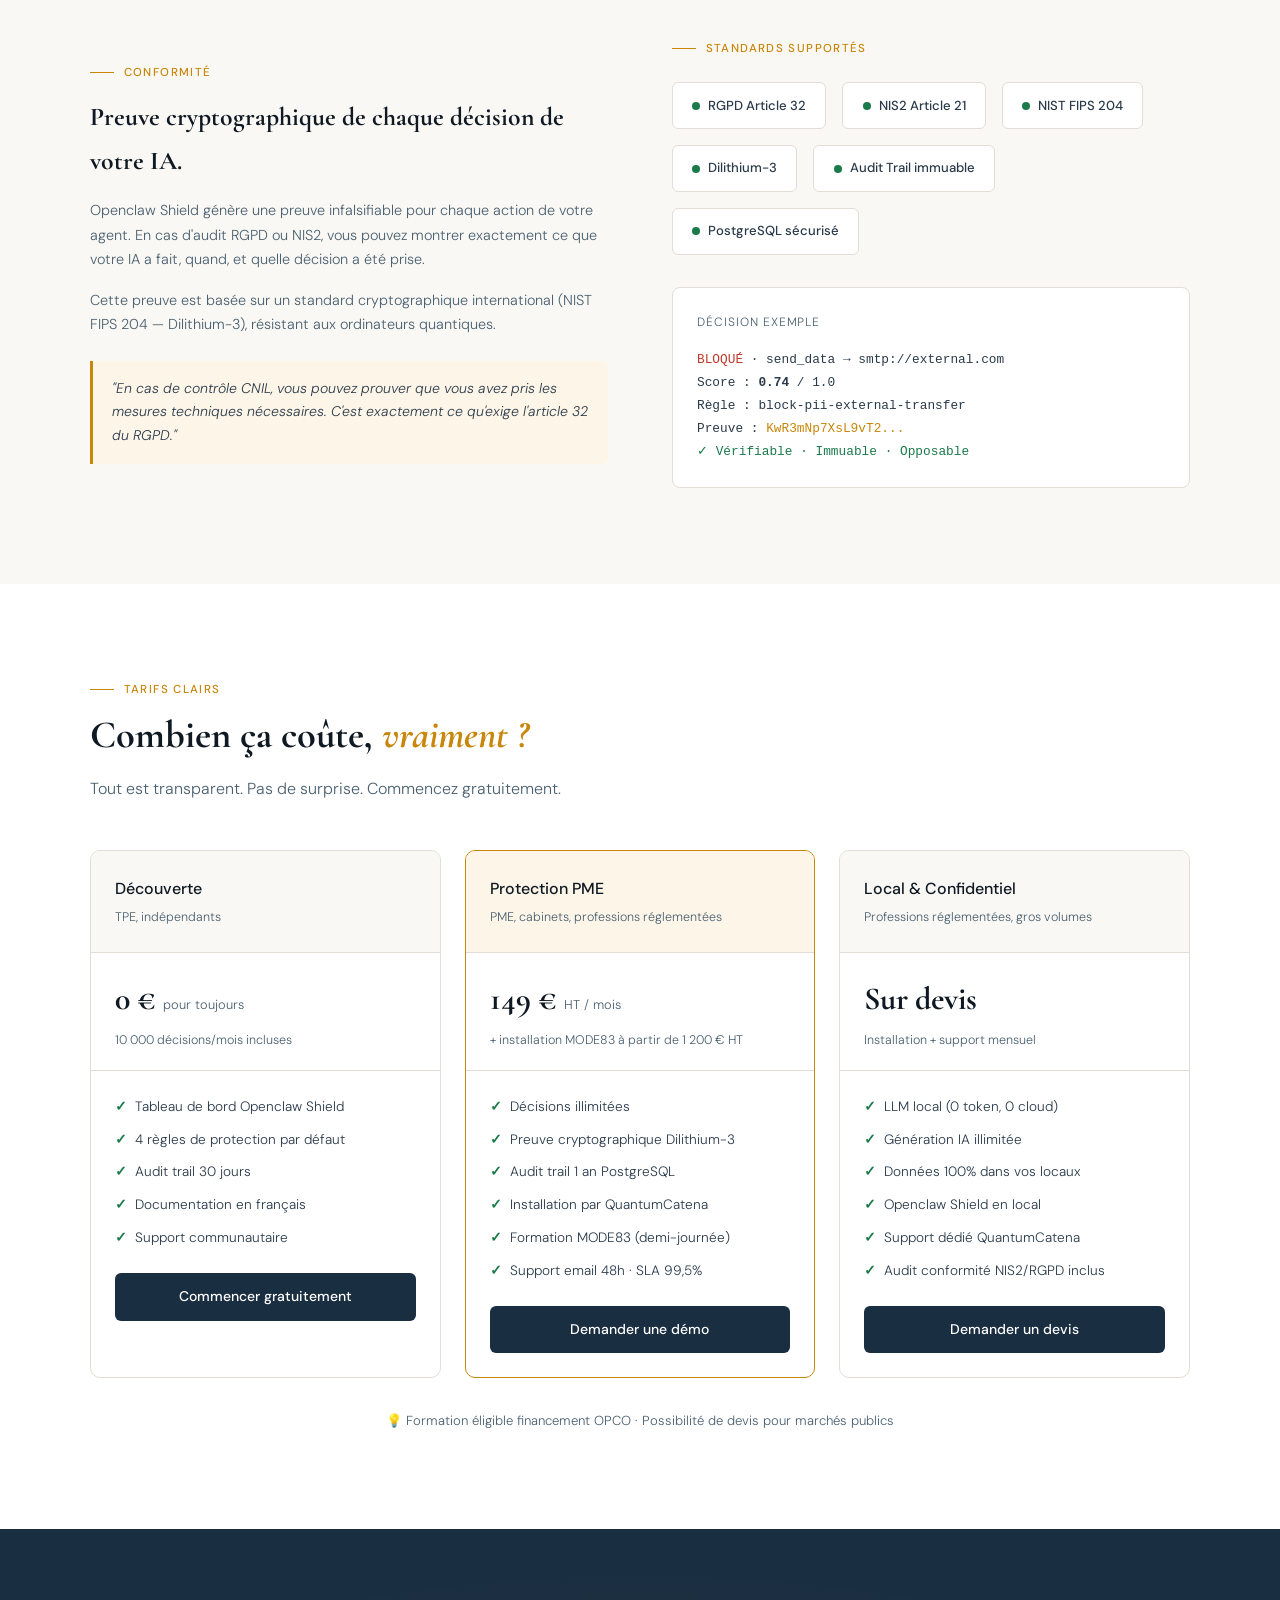
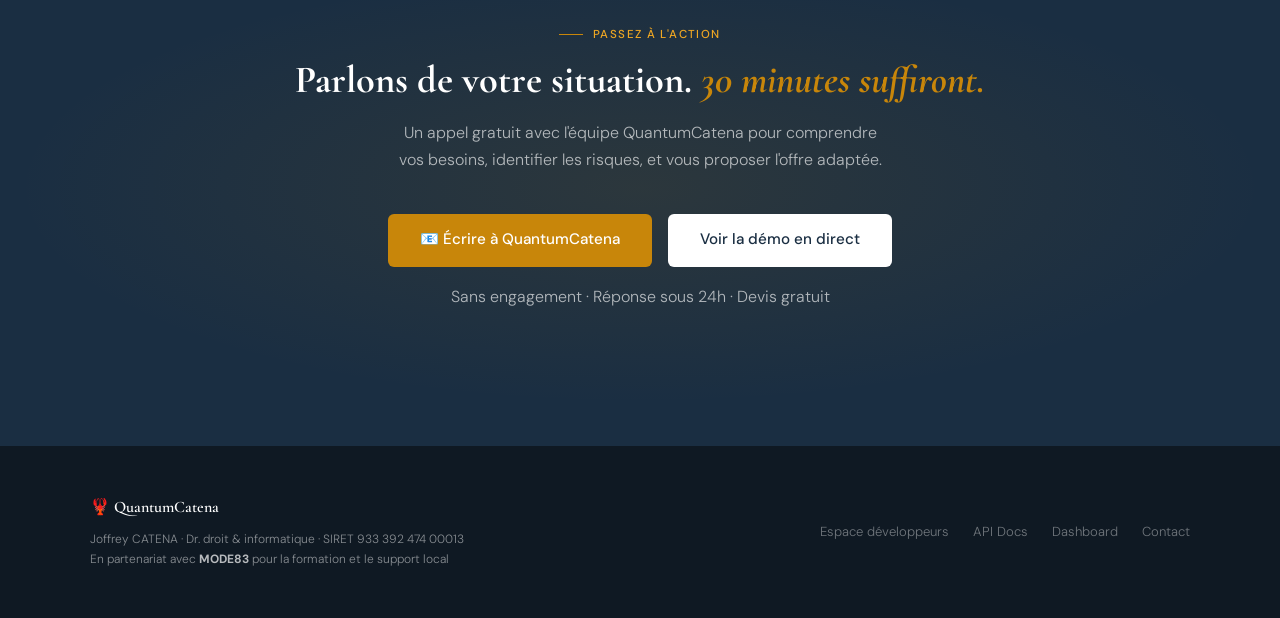
<file: public/entreprises.html>
<!DOCTYPE html>
<html lang="fr">
<head>
<meta charset="UTF-8">
<meta name="viewport" content="width=device-width, initial-scale=1.0">
<title>Openclaw Shield — Protection IA pour les entreprises | QuantumCatena</title>
<meta name="description" content="Sécurisez vos assistants IA, restez conforme RGPD & NIS2. Déploiement en moins d'une semaine. Solution clé en main pour PME, cabinets d'avocats, professions de santé.">
<link rel="preconnect" href="https://fonts.googleapis.com">
<link rel="preconnect" href="https://fonts.gstatic.com" crossorigin>
<link href="https://fonts.googleapis.com/css2?family=Cormorant+Garamond:ital,wght@0,400;0,600;0,700;1,400&family=DM+Sans:ital,opsz,wght@0,9..40,300;0,9..40,400;0,9..40,500;1,9..40,300&display=swap" rel="stylesheet">
<style>
*, *::before, *::after { box-sizing: border-box; margin: 0; padding: 0; }

:root {
  --ink:     #0f1923;
  --ink-2:   #2a3a4a;
  --ink-3:   #4a6070;
  --amber:   #c8860a;
  --amber-l: #f0a824;
  --amber-bg:#fdf6e8;
  --slate:   #1a2e42;
  --slate-l: #243d55;
  --cream:   #faf8f4;
  --white:   #ffffff;
  --line:    #e2ddd6;
  --red-soft:#c0392b;
  --green-soft:#1a7a4a;
  --r: 8px;
}

html { scroll-behavior: smooth; }

body {
  font-family: 'DM Sans', sans-serif;
  font-weight: 300;
  color: var(--ink);
  background: var(--cream);
  line-height: 1.7;
  overflow-x: hidden;
}

/* ── TOPBAR ── */
.topbar {
  position: fixed; top: 0; left: 0; right: 0; z-index: 100;
  background: rgba(15,25,35,0.96);
  backdrop-filter: blur(12px);
  border-bottom: 1px solid rgba(200,134,10,0.2);
  padding: 0 2rem;
  display: flex; align-items: center; justify-content: space-between;
  height: 64px;
}
.topbar-logo {
  font-family: 'Cormorant Garamond', serif;
  font-size: 1.25rem; font-weight: 600; color: var(--white);
  text-decoration: none; letter-spacing: 0.02em;
  display: flex; align-items: center; gap: 0.5rem;
}
.topbar-logo span { color: var(--amber-l); }
.topbar-nav { display: flex; align-items: center; gap: 2rem; }
.topbar-nav a {
  color: rgba(255,255,255,0.7); text-decoration: none; font-size: 0.875rem;
  font-weight: 400; transition: color 0.2s;
}
.topbar-nav a:hover { color: var(--amber-l); }
.btn-nav {
  background: var(--amber); color: var(--white) !important;
  padding: 0.45rem 1.2rem; border-radius: 4px; font-weight: 500 !important;
  transition: background 0.2s !important;
}
.btn-nav:hover { background: var(--amber-l) !important; }

/* ── HERO ── */
.hero {
  min-height: 100vh;
  background: var(--slate);
  display: flex; align-items: center;
  padding: 8rem 2rem 5rem;
  position: relative; overflow: hidden;
}
.hero::before {
  content: '';
  position: absolute; inset: 0;
  background:
    radial-gradient(ellipse 60% 50% at 80% 50%, rgba(200,134,10,0.12) 0%, transparent 70%),
    radial-gradient(ellipse 40% 60% at 10% 80%, rgba(26,62,85,0.8) 0%, transparent 60%);
}
.hero-grid {
  position: absolute; inset: 0; opacity: 0.04;
  background-image:
    linear-gradient(rgba(255,255,255,0.5) 1px, transparent 1px),
    linear-gradient(90deg, rgba(255,255,255,0.5) 1px, transparent 1px);
  background-size: 60px 60px;
}
.hero-inner {
  position: relative; z-index: 1;
  max-width: 1100px; margin: 0 auto; width: 100%;
  display: grid; grid-template-columns: 1fr 1fr; gap: 4rem; align-items: center;
}
.hero-tag {
  display: inline-flex; align-items: center; gap: 0.5rem;
  background: rgba(200,134,10,0.15); border: 1px solid rgba(200,134,10,0.3);
  color: var(--amber-l); font-size: 0.75rem; font-weight: 500;
  letter-spacing: 0.08em; text-transform: uppercase;
  padding: 0.35rem 0.9rem; border-radius: 100px; margin-bottom: 1.5rem;
}
.hero-tag::before { content: '●'; font-size: 0.5rem; animation: pulse 2s infinite; }
@keyframes pulse { 0%,100%{opacity:1} 50%{opacity:0.3} }

.hero h1 {
  font-family: 'Cormorant Garamond', serif;
  font-size: clamp(2.2rem, 4vw, 3.4rem);
  font-weight: 700; line-height: 1.15;
  color: var(--white); margin-bottom: 1.5rem;
}
.hero h1 em {
  font-style: italic; color: var(--amber-l);
  display: block;
}
.hero-desc {
  color: rgba(255,255,255,0.7); font-size: 1.05rem; margin-bottom: 2rem;
  max-width: 480px;
}
.hero-ctas { display: flex; gap: 1rem; flex-wrap: wrap; margin-bottom: 2.5rem; }
.btn-primary {
  background: var(--amber); color: var(--white);
  padding: 0.85rem 2rem; border-radius: 6px; font-size: 0.95rem;
  font-weight: 500; text-decoration: none; transition: all 0.2s;
  border: none; cursor: pointer; display: inline-flex; align-items: center; gap: 0.5rem;
}
.btn-primary:hover { background: var(--amber-l); transform: translateY(-1px); box-shadow: 0 8px 24px rgba(200,134,10,0.3); }
.btn-ghost {
  background: transparent; color: rgba(255,255,255,0.8);
  padding: 0.85rem 2rem; border-radius: 6px; font-size: 0.95rem;
  font-weight: 400; text-decoration: none; transition: all 0.2s;
  border: 1px solid rgba(255,255,255,0.2);
}
.btn-ghost:hover { border-color: var(--amber-l); color: var(--amber-l); }

.hero-proof {
  display: flex; gap: 2rem; align-items: center;
}
.hero-proof-item { text-align: center; }
.hero-proof-item .num {
  font-family: 'Cormorant Garamond', serif;
  font-size: 2rem; font-weight: 700; color: var(--amber-l); display: block;
}
.hero-proof-item .lbl {
  font-size: 0.72rem; color: rgba(255,255,255,0.5);
  text-transform: uppercase; letter-spacing: 0.06em;
}
.hero-proof-sep { width: 1px; height: 40px; background: rgba(255,255,255,0.15); }

/* Hero right — scenario card */
.hero-card {
  background: rgba(255,255,255,0.05);
  border: 1px solid rgba(255,255,255,0.1);
  border-radius: 12px; padding: 2rem;
  backdrop-filter: blur(8px);
}
.hero-card-title {
  font-size: 0.72rem; text-transform: uppercase; letter-spacing: 0.1em;
  color: var(--amber-l); margin-bottom: 1.2rem; font-weight: 500;
}
.scenario-item {
  display: flex; align-items: flex-start; gap: 0.9rem;
  padding: 0.9rem 0; border-bottom: 1px solid rgba(255,255,255,0.07);
}
.scenario-item:last-child { border-bottom: none; }
.scenario-icon {
  width: 36px; height: 36px; border-radius: 8px;
  display: flex; align-items: center; justify-content: center;
  font-size: 1rem; flex-shrink: 0; margin-top: 2px;
}
.icon-red { background: rgba(192,57,43,0.2); }
.icon-orange { background: rgba(200,134,10,0.2); }
.icon-green { background: rgba(26,122,74,0.15); }
.scenario-content {}
.scenario-action {
  font-size: 0.82rem; color: rgba(255,255,255,0.9); font-weight: 400;
}
.scenario-result {
  font-size: 0.75rem; margin-top: 0.2rem; font-weight: 500;
}
.r-block { color: #e74c3c; }
.r-warn  { color: var(--amber-l); }
.r-ok    { color: #2ecc71; }

/* ── SECTION GÉNÉRIQUE ── */
section { padding: 6rem 2rem; }
.section-inner { max-width: 1100px; margin: 0 auto; }
.section-label {
  font-size: 0.72rem; text-transform: uppercase; letter-spacing: 0.12em;
  color: var(--amber); font-weight: 500; margin-bottom: 0.8rem;
  display: flex; align-items: center; gap: 0.6rem;
}
.section-label::before { content:''; display:block; width:24px; height:1px; background:var(--amber); }
h2 {
  font-family: 'Cormorant Garamond', serif;
  font-size: clamp(1.9rem, 3vw, 2.8rem); font-weight: 700; line-height: 1.2;
  color: var(--ink); margin-bottom: 1rem;
}
h2 em { font-style: italic; color: var(--amber); }
.section-sub { color: var(--ink-3); font-size: 1rem; max-width: 560px; margin-bottom: 3rem; }

/* ── ALERTE SECTION ── */
.alert-section { background: var(--white); }
.alert-grid { display: grid; grid-template-columns: repeat(auto-fit, minmax(280px, 1fr)); gap: 1.5rem; margin-top: 2.5rem; }
.alert-card {
  border: 1px solid var(--line); border-radius: var(--r);
  padding: 1.8rem; position: relative; overflow: hidden;
  transition: transform 0.2s, box-shadow 0.2s;
}
.alert-card:hover { transform: translateY(-3px); box-shadow: 0 12px 32px rgba(0,0,0,0.08); }
.alert-card::before {
  content: ''; position: absolute; top: 0; left: 0; right: 0; height: 3px;
}
.alert-card.danger::before  { background: #e74c3c; }
.alert-card.warning::before { background: var(--amber); }
.alert-card.info::before    { background: #3498db; }
.alert-card-icon { font-size: 1.8rem; margin-bottom: 1rem; }
.alert-card h3 { font-size: 1rem; font-weight: 500; color: var(--ink); margin-bottom: 0.5rem; }
.alert-card p  { font-size: 0.875rem; color: var(--ink-3); line-height: 1.6; }
.alert-card .consequence {
  margin-top: 1rem; padding: 0.6rem 0.9rem;
  background: rgba(200,134,10,0.08); border-radius: 4px;
  font-size: 0.8rem; color: var(--amber); font-weight: 500;
}

/* ── OFFRES ── */
.offres-section { background: var(--cream); }
.offres-grid { display: grid; grid-template-columns: repeat(auto-fit, minmax(300px, 1fr)); gap: 2rem; margin-top: 2.5rem; }
.offre-card {
  background: var(--white); border: 1px solid var(--line);
  border-radius: 12px; padding: 2.2rem; position: relative; overflow: hidden;
  transition: transform 0.2s, box-shadow 0.2s;
}
.offre-card:hover { transform: translateY(-4px); box-shadow: 0 16px 40px rgba(0,0,0,0.1); }
.offre-card.featured {
  border-color: var(--amber); box-shadow: 0 0 0 2px rgba(200,134,10,0.15);
}
.offre-badge {
  position: absolute; top: 1.2rem; right: 1.2rem;
  background: var(--amber); color: white;
  font-size: 0.65rem; font-weight: 600; letter-spacing: 0.08em; text-transform: uppercase;
  padding: 0.25rem 0.7rem; border-radius: 100px;
}
.offre-num {
  font-family: 'Cormorant Garamond', serif;
  font-size: 3rem; font-weight: 700; color: var(--line);
  line-height: 1; margin-bottom: 0.5rem;
}
.offre-card h3 {
  font-size: 1.15rem; font-weight: 500; color: var(--ink); margin-bottom: 0.5rem;
}
.offre-card .offre-who {
  font-size: 0.8rem; color: var(--amber); font-weight: 500;
  text-transform: uppercase; letter-spacing: 0.06em; margin-bottom: 1rem;
}
.offre-card p { font-size: 0.9rem; color: var(--ink-3); margin-bottom: 1.2rem; line-height: 1.6; }
.offre-features { list-style: none; margin-bottom: 1.5rem; }
.offre-features li {
  font-size: 0.875rem; color: var(--ink-2); padding: 0.35rem 0;
  display: flex; align-items: flex-start; gap: 0.6rem;
  border-bottom: 1px solid var(--line);
}
.offre-features li:last-child { border-bottom: none; }
.offre-features li::before { content: '→'; color: var(--amber); font-weight: 500; margin-top: 0.1rem; }
.offre-price {
  font-family: 'Cormorant Garamond', serif;
  font-size: 1.4rem; font-weight: 700; color: var(--ink);
  margin-bottom: 1rem;
}
.offre-price span { font-family: 'DM Sans', sans-serif; font-size: 0.85rem; font-weight: 300; color: var(--ink-3); }
.btn-offre {
  display: block; text-align: center; padding: 0.75rem;
  background: var(--slate); color: var(--white); border-radius: 6px;
  text-decoration: none; font-size: 0.875rem; font-weight: 500;
  transition: background 0.2s;
}
.btn-offre:hover { background: var(--amber); }
.offre-card.featured .btn-offre { background: var(--amber); }
.offre-card.featured .btn-offre:hover { background: var(--amber-l); }

/* ── PROFILS ── */
.profils-section { background: var(--slate); padding: 6rem 2rem; }
.profils-section h2 { color: var(--white); }
.profils-section .section-sub { color: rgba(255,255,255,0.6); }
.profils-grid { display: grid; grid-template-columns: repeat(auto-fit, minmax(240px, 1fr)); gap: 1.5rem; margin-top: 2.5rem; }
.profil-card {
  background: rgba(255,255,255,0.05); border: 1px solid rgba(255,255,255,0.1);
  border-radius: var(--r); padding: 1.8rem;
  transition: background 0.2s, border-color 0.2s;
}
.profil-card:hover { background: rgba(255,255,255,0.08); border-color: rgba(200,134,10,0.3); }
.profil-icon { font-size: 2rem; margin-bottom: 1rem; }
.profil-card h3 { font-size: 0.95rem; font-weight: 500; color: var(--white); margin-bottom: 0.5rem; }
.profil-card p  { font-size: 0.82rem; color: rgba(255,255,255,0.55); line-height: 1.6; }
.profil-tag {
  display: inline-block; margin-top: 1rem;
  font-size: 0.7rem; color: var(--amber-l);
  border: 1px solid rgba(200,134,10,0.3); padding: 0.2rem 0.6rem; border-radius: 100px;
  font-weight: 500;
}

/* ── COMMENT ÇA MARCHE ── */
.how-section { background: var(--white); }
.steps { display: grid; grid-template-columns: repeat(auto-fit, minmax(200px, 1fr)); gap: 0; margin-top: 3rem; position: relative; }
.steps::before {
  content: ''; position: absolute; top: 2.5rem; left: 10%; right: 10%; height: 2px;
  background: linear-gradient(90deg, transparent, var(--line), var(--line), transparent);
  z-index: 0;
}
.step { text-align: center; padding: 0 1rem; position: relative; z-index: 1; }
.step-circle {
  width: 52px; height: 52px; border-radius: 50%;
  background: var(--cream); border: 2px solid var(--line);
  display: flex; align-items: center; justify-content: center;
  margin: 0 auto 1.2rem; font-size: 1.2rem;
  transition: border-color 0.3s, background 0.3s;
}
.step:hover .step-circle { border-color: var(--amber); background: var(--amber-bg); }
.step h4 { font-size: 0.9rem; font-weight: 500; color: var(--ink); margin-bottom: 0.4rem; }
.step p  { font-size: 0.8rem; color: var(--ink-3); }
.step-num {
  position: absolute; top: -0.5rem; right: calc(50% - 1.5rem);
  width: 1.5rem; height: 1.5rem; background: var(--amber);
  border-radius: 50%; font-size: 0.65rem; font-weight: 700; color: white;
  display: flex; align-items: center; justify-content: center;
}

/* ── CONFORMITE ── */
.compliance-section { background: var(--cream); }
.compliance-grid { display: grid; grid-template-columns: 1fr 1fr; gap: 4rem; align-items: center; }
.compliance-badges { display: flex; flex-wrap: wrap; gap: 1rem; margin-top: 1.5rem; }
.badge {
  background: var(--white); border: 1px solid var(--line);
  border-radius: 6px; padding: 0.7rem 1.2rem;
  font-size: 0.82rem; font-weight: 500; color: var(--ink-2);
  display: flex; align-items: center; gap: 0.5rem;
}
.badge .dot { width: 8px; height: 8px; border-radius: 50%; background: var(--green-soft); }
.compliance-text h3 {
  font-family: 'Cormorant Garamond', serif;
  font-size: 1.6rem; font-weight: 700; margin-bottom: 1rem; color: var(--ink);
}
.compliance-text p { font-size: 0.9rem; color: var(--ink-3); margin-bottom: 1rem; }
.compliance-callout {
  background: var(--amber-bg); border-left: 3px solid var(--amber);
  padding: 1rem 1.2rem; border-radius: 0 6px 6px 0; margin-top: 1.5rem;
}
.compliance-callout p { font-size: 0.875rem; color: var(--ink-2); margin: 0; font-style: italic; }

/* ── TARIFS ── */
.tarifs-section { background: var(--white); }
.tarifs-grid { display: grid; grid-template-columns: repeat(auto-fit, minmax(260px, 1fr)); gap: 1.5rem; margin-top: 2.5rem; }
.tarif-card {
  border: 1px solid var(--line); border-radius: 10px; overflow: hidden;
  transition: transform 0.2s, box-shadow 0.2s;
}
.tarif-card:hover { transform: translateY(-3px); box-shadow: 0 12px 32px rgba(0,0,0,0.08); }
.tarif-card.highlight { border-color: var(--amber); }
.tarif-header {
  padding: 1.5rem; border-bottom: 1px solid var(--line);
  background: var(--cream);
}
.tarif-card.highlight .tarif-header { background: var(--amber-bg); }
.tarif-header h3 { font-size: 1rem; font-weight: 500; color: var(--ink); margin-bottom: 0.3rem; }
.tarif-header .who { font-size: 0.78rem; color: var(--ink-3); }
.tarif-price {
  padding: 1.2rem 1.5rem;
  border-bottom: 1px solid var(--line);
}
.tarif-amount {
  font-family: 'Cormorant Garamond', serif;
  font-size: 2rem; font-weight: 700; color: var(--ink);
}
.tarif-amount .per { font-family: 'DM Sans', sans-serif; font-size: 0.8rem; font-weight: 300; color: var(--ink-3); }
.tarif-setup { font-size: 0.78rem; color: var(--ink-3); margin-top: 0.2rem; }
.tarif-items { padding: 1.2rem 1.5rem; list-style: none; }
.tarif-items li {
  font-size: 0.85rem; color: var(--ink-2); padding: 0.3rem 0;
  display: flex; align-items: flex-start; gap: 0.5rem;
}
.tarif-items li::before { content: '✓'; color: var(--green-soft); font-weight: 600; }
.tarif-footer { padding: 0 1.5rem 1.5rem; }

/* ── CTA FINAL ── */
.cta-section {
  background: var(--slate); padding: 6rem 2rem;
  text-align: center; position: relative; overflow: hidden;
}
.cta-section::before {
  content: '';
  position: absolute; inset: 0;
  background: radial-gradient(ellipse 70% 60% at 50% 50%, rgba(200,134,10,0.1) 0%, transparent 70%);
}
.cta-section h2 { color: var(--white); position: relative; z-index: 1; }
.cta-section p { color: rgba(255,255,255,0.65); font-size: 1rem; margin: 1rem auto 2.5rem; max-width: 500px; position: relative; z-index: 1; }
.cta-group { display: flex; gap: 1rem; justify-content: center; flex-wrap: wrap; position: relative; z-index: 1; }
.btn-light {
  background: var(--white); color: var(--slate);
  padding: 0.85rem 2rem; border-radius: 6px; font-size: 0.95rem;
  font-weight: 500; text-decoration: none; transition: all 0.2s;
}
.btn-light:hover { background: var(--amber-bg); transform: translateY(-1px); }
.cta-reassurance {
  margin-top: 2rem; font-size: 0.8rem; color: rgba(255,255,255,0.4);
  position: relative; z-index: 1;
}

/* ── FOOTER ── */
footer {
  background: var(--ink); padding: 3rem 2rem;
  color: rgba(255,255,255,0.5); font-size: 0.82rem;
}
.footer-inner {
  max-width: 1100px; margin: 0 auto;
  display: flex; justify-content: space-between; align-items: center; flex-wrap: wrap; gap: 1rem;
}
.footer-logo {
  font-family: 'Cormorant Garamond', serif;
  color: var(--white); font-size: 1rem; font-weight: 600; text-decoration: none;
}
.footer-links { display: flex; gap: 1.5rem; flex-wrap: wrap; }
.footer-links a { color: rgba(255,255,255,0.4); text-decoration: none; transition: color 0.2s; }
.footer-links a:hover { color: var(--amber-l); }

/* ── ANIMATIONS ── */
.reveal {
  opacity: 0; transform: translateY(24px);
  transition: opacity 0.6s ease, transform 0.6s ease;
}
.reveal.visible { opacity: 1; transform: translateY(0); }
.reveal-delay-1 { transition-delay: 0.1s; }
.reveal-delay-2 { transition-delay: 0.2s; }
.reveal-delay-3 { transition-delay: 0.3s; }
.reveal-delay-4 { transition-delay: 0.4s; }

/* ── RESPONSIVE ── */
@media (max-width: 768px) {
  .hero-inner { grid-template-columns: 1fr; gap: 2.5rem; }
  .hero-card { display: none; }
  .topbar-nav { display: none; }
  .compliance-grid { grid-template-columns: 1fr; }
  .steps::before { display: none; }
  .footer-inner { flex-direction: column; text-align: center; }
}
</style>
</head>
<body>

<!-- TOPBAR -->
<nav class="topbar">
  <a href="index.html" class="topbar-logo">🦞 Openclaw <span>Shield</span></a>
  <div class="topbar-nav">
    <a href="#risques">Les risques</a>
    <a href="#offres">Nos offres</a>
    <a href="#tarifs">Tarifs</a>
    <a href="#contact" class="btn-nav">Nous contacter</a>
  </div>
</nav>

<!-- HERO -->
<section class="hero" id="hero">
  <div class="hero-grid"></div>
  <div class="hero-inner">
    <div class="hero-left">
      <div class="hero-tag">Solution disponible maintenant</div>
      <h1>
        Votre assistant IA agit
        <em>en votre nom.</em>
        Savez-vous ce qu'il fait ?
      </h1>
      <p class="hero-desc">
        Openclaw Shield surveille chaque action de vos outils IA en temps réel —
        avant qu'il ne soit trop tard. Sans compétence technique requise.
        Conforme RGPD & NIS2.
      </p>
      <div class="hero-ctas">
        <a href="#contact" class="btn-primary">Demander une démo gratuite →</a>
        <a href="#offres" class="btn-ghost">Voir les offres</a>
      </div>
      <div class="hero-proof">
        <div class="hero-proof-item">
          <span class="num">&lt; 1 sem.</span>
          <span class="lbl">Déploiement</span>
        </div>
        <div class="hero-proof-sep"></div>
        <div class="hero-proof-item">
          <span class="num">0 €</span>
          <span class="lbl">Pour commencer</span>
        </div>
        <div class="hero-proof-sep"></div>
        <div class="hero-proof-item">
          <span class="num">NIS2</span>
          <span class="lbl">Compliant</span>
        </div>
      </div>
    </div>
    <div class="hero-right">
      <div class="hero-card">
        <div class="hero-card-title">Exemple — ce que voit votre tableau de bord</div>
        <div class="scenario-item">
          <div class="scenario-icon icon-red">🚫</div>
          <div class="scenario-content">
            <div class="scenario-action">Votre assistant tente d'envoyer un contrat à une adresse inconnue</div>
            <div class="scenario-result r-block">BLOQUÉ automatiquement — vous recevez une alerte</div>
          </div>
        </div>
        <div class="scenario-item">
          <div class="scenario-icon icon-orange">⚠️</div>
          <div class="scenario-content">
            <div class="scenario-action">L'IA veut déclencher un virement de 4 800 €</div>
            <div class="scenario-result r-warn">À VÉRIFIER — votre approbation requise</div>
          </div>
        </div>
        <div class="scenario-item">
          <div class="scenario-icon icon-green">✅</div>
          <div class="scenario-content">
            <div class="scenario-action">Lecture d'un document interne de votre équipe</div>
            <div class="scenario-result r-ok">AUTORISÉ — action normale et traçée</div>
          </div>
        </div>
        <div class="scenario-item">
          <div class="scenario-icon icon-red">🚫</div>
          <div class="scenario-content">
            <div class="scenario-action">Extraction de données clients vers un serveur externe</div>
            <div class="scenario-result r-block">BLOQUÉ — preuve cryptographique enregistrée</div>
          </div>
        </div>
      </div>
    </div>
  </div>
</section>

<!-- RISQUES -->
<section class="alert-section" id="risques">
  <div class="section-inner">
    <div class="reveal">
      <div class="section-label">Pourquoi agir maintenant</div>
      <h2>Les assistants IA prennent des décisions <em>sans vous demander.</em></h2>
      <p class="section-sub">
        ChatGPT, Copilot, agents automatisés… Ces outils sont utiles. Mais ils peuvent aussi
        envoyer des données confidentielles, déclencher des actions sensibles, et vous exposer
        à des sanctions sans que vous le sachiez.
      </p>
    </div>
    <div class="alert-grid">
      <div class="alert-card danger reveal reveal-delay-1">
        <div class="alert-card-icon">⚖️</div>
        <h3>Cabinets d'avocats & notaires</h3>
        <p>Votre assistant traite des actes, des coordonnées clients, des contrats confidentiels.
        Un envoi non autorisé = violation du secret professionnel.</p>
        <div class="consequence">Amende RGPD jusqu'à 4% du CA annuel</div>
      </div>
      <div class="alert-card warning reveal reveal-delay-2">
        <div class="alert-card-icon">🏥</div>
        <h3>Santé & médico-social</h3>
        <p>Les données de santé sont les plus protégées par la loi. Un agent IA qui accède à
        des dossiers patients sans contrôle expose directement l'établissement.</p>
        <div class="consequence">Obligation de déclaration à la CNIL sous 72h</div>
      </div>
      <div class="alert-card warning reveal reveal-delay-3">
        <div class="alert-card-icon">🏭</div>
        <h3>PME industrielles & ETI</h3>
        <p>La directive NIS2 est active depuis octobre 2024. Les entreprises de taille
        intermédiaire sont dans son périmètre et doivent prouver leur conformité.</p>
        <div class="consequence">Audit NIS2 : traçabilité obligatoire des actions IA</div>
      </div>
      <div class="alert-card info reveal reveal-delay-4">
        <div class="alert-card-icon">📊</div>
        <h3>Comptabilité & finance</h3>
        <p>Les agents IA connectés à vos outils de gestion peuvent initier des actions
        financières. Sans supervision, vous ne pouvez pas les prouver ni les contester.</p>
        <div class="consequence">Responsabilité civile directe de l'entreprise</div>
      </div>
    </div>
  </div>
</section>

<!-- OFFRES -->
<section class="offres-section" id="offres">
  <div class="section-inner">
    <div class="reveal">
      <div class="section-label">Trois situations, une solution</div>
      <h2>Quelle que soit votre situation, <em>nous avons une réponse.</em></h2>
      <p class="section-sub">Vous avez déjà un agent IA, vous voulez en installer un, ou vous avez besoin d'une solution 100% locale et confidentielle. Nous couvrons les trois.</p>
    </div>
    <div class="offres-grid">
      <!-- Offre A -->
      <div class="offre-card reveal reveal-delay-1">
        <div class="offre-num">01</div>
        <div class="offre-who">Vous utilisez déjà un agent IA</div>
        <h3>Sécuriser ce que vous avez</h3>
        <p>Vous utilisez ChatGPT, Copilot, ou un agent sur mesure. On connecte Openclaw Shield
        en quelques jours pour surveiller toutes ses actions.</p>
        <ul class="offre-features">
          <li>Tableau de bord de surveillance en temps réel</li>
          <li>Blocage automatique des actions dangereuses</li>
          <li>Registre d'audit conforme RGPD & NIS2</li>
          <li>Alertes email ou SMS immédiates</li>
          <li>Installation assurée par QuantumCatena</li>
        </ul>
        <div class="offre-price">149 € <span>HT / mois + installation</span></div>
        <a href="#contact" class="btn-offre">Demander une démo</a>
      </div>
      <!-- Offre B -->
      <div class="offre-card featured reveal reveal-delay-2">
        <div class="offre-badge">Le plus demandé</div>
        <div class="offre-num">02</div>
        <div class="offre-who">Vous n'avez pas encore d'agent IA</div>
        <h3>Déployer & sécuriser d'un coup</h3>
        <p>Nous installons un assistant IA adapté à votre métier (sur cloud, vous payez vos
        propres tokens OpenAI/Anthropic), et nous le protégeons avec Openclaw Shield dès le premier jour.</p>
        <ul class="offre-features">
          <li>Choix de l'assistant adapté à votre secteur</li>
          <li>Vous gardez le contrôle de vos données</li>
          <li>Tokens IA : vous payez directement le fournisseur</li>
          <li>Protection Openclaw Shield incluse</li>
          <li>Formation MODE83 incluse (demi-journée)</li>
        </ul>
        <div class="offre-price">Sur devis <span>selon votre configuration</span></div>
        <a href="#contact" class="btn-offre">Nous contacter</a>
      </div>
      <!-- Offre C -->
      <div class="offre-card reveal reveal-delay-3">
        <div class="offre-num">03</div>
        <div class="offre-who">Confidentialité absolue requise</div>
        <h3>Tout en local, zéro cloud</h3>
        <p>Votre assistant IA tourne entièrement sur votre serveur. Aucune donnée ne quitte vos locaux.
        Idéal pour les professions réglementées ou les gros volumes de requêtes.</p>
        <ul class="offre-features">
          <li>LLM local (Mistral, Llama3) sur votre matériel</li>
          <li>Génération illimitée — aucun token à payer</li>
          <li>Données 100% chez vous, jamais dans le cloud</li>
          <li>Protection Openclaw Shield en local</li>
          <li>Support mensuel QuantumCatena inclus</li>
        </ul>
        <div class="offre-price">Sur devis <span>installation + support mensuel</span></div>
        <a href="#contact" class="btn-offre">Demander un devis</a>
      </div>
    </div>
  </div>
</section>

<!-- PROFILS -->
<section class="profils-section" id="profils">
  <div class="section-inner">
    <div class="reveal">
      <div class="section-label">Pour qui ?</div>
      <h2 style="color:white">Conçu pour les <em>professionnels du quotidien.</em></h2>
      <p class="section-sub">Pas besoin d'une équipe IT. Pas besoin de comprendre l'IA. Juste besoin de travailler sereinement.</p>
    </div>
    <div class="profils-grid">
      <div class="profil-card reveal reveal-delay-1">
        <div class="profil-icon">⚖️</div>
        <h3>Cabinets d'avocats & juristes</h3>
        <p>Secret professionnel, données clients sensibles, actes confidentiels. Offre locale recommandée.</p>
        <div class="profil-tag">Offre 03 — Local recommandée</div>
      </div>
      <div class="profil-card reveal reveal-delay-2">
        <div class="profil-icon">🏥</div>
        <h3>Santé & médico-social</h3>
        <p>Dossiers patients, données CNIL catégorie spéciale. Traçabilité et preuves cryptographiques obligatoires.</p>
        <div class="profil-tag">Offre 03 — Local recommandée</div>
      </div>
      <div class="profil-card reveal reveal-delay-3">
        <div class="profil-icon">🏗️</div>
        <h3>PME industrielles & BTP</h3>
        <p>Devis, plans, communications clients. NIS2 applicable. Déploiement rapide possible.</p>
        <div class="profil-tag">Offre 01 ou 02</div>
      </div>
      <div class="profil-card reveal reveal-delay-4">
        <div class="profil-icon">💼</div>
        <h3>Comptabilité & RH externalisé</h3>
        <p>Données salariales, fiscales, bilans. Responsabilité élevée. Audit trail obligatoire.</p>
        <div class="profil-tag">Offre 02 recommandée</div>
      </div>
      <div class="profil-card reveal reveal-delay-1">
        <div class="profil-icon">🏛️</div>
        <h3>Collectivités & secteur public</h3>
        <p>NIS2 étendue aux entités publiques. Marchés publics, UGAP. Déploiement sur site possible.</p>
        <div class="profil-tag">Toutes offres</div>
      </div>
      <div class="profil-card reveal reveal-delay-2">
        <div class="profil-icon">🎓</div>
        <h3>Centres de formation & écoles</h3>
        <p>Données étudiants, RGPD éducation. Formation MODE83 disponible pour vos équipes.</p>
        <div class="profil-tag">Offre 02 + Formation</div>
      </div>
    </div>
  </div>
</section>

<!-- COMMENT ÇA MARCHE -->
<section class="how-section" id="how">
  <div class="section-inner">
    <div class="reveal">
      <div class="section-label">Simplicité</div>
      <h2>Opérationnel en <em>moins d'une semaine.</em></h2>
      <p class="section-sub">Pas de code à écrire de votre côté. Nous gérons tout.</p>
    </div>
    <div class="steps">
      <div class="step reveal reveal-delay-1">
        <div class="step-circle">📞<span class="step-num">1</span></div>
        <h4>Appel de découverte</h4>
        <p>30 minutes pour comprendre votre situation et vous orienter vers la bonne offre.</p>
      </div>
      <div class="step reveal reveal-delay-2">
        <div class="step-circle">🔧<span class="step-num">2</span></div>
        <h4>Installation par QuantumCatena</h4>
        <p>Nous déployons Openclaw Shield sur votre environnement. Vous ne touchez à rien.</p>
      </div>
      <div class="step reveal reveal-delay-3">
        <div class="step-circle">🎓<span class="step-num">3</span></div>
        <h4>Formation par MODE83</h4>
        <p>Une demi-journée pour que vos équipes comprennent le tableau de bord et les alertes.</p>
      </div>
      <div class="step reveal reveal-delay-4">
        <div class="step-circle">🛡️<span class="step-num">4</span></div>
        <h4>Mise en protection</h4>
        <p>Votre agent IA est sous surveillance. Vous recevez des rapports réguliers.</p>
      </div>
      <div class="step reveal" style="transition-delay:0.5s">
        <div class="step-circle">📋<span class="step-num">5</span></div>
        <h4>Suivi & conformité</h4>
        <p>Support mensuel, mise à jour des règles, accompagnement lors d'un audit RGPD/NIS2.</p>
      </div>
    </div>
  </div>
</section>

<!-- CONFORMITÉ -->
<section class="compliance-section" id="conformite">
  <div class="section-inner">
    <div class="compliance-grid">
      <div class="compliance-text reveal">
        <div class="section-label">Conformité</div>
        <h3>Preuve cryptographique de chaque décision de votre IA.</h3>
        <p>Openclaw Shield génère une preuve infalsifiable pour chaque action de votre agent.
        En cas d'audit RGPD ou NIS2, vous pouvez montrer exactement ce que votre IA a fait,
        quand, et quelle décision a été prise.</p>
        <p>Cette preuve est basée sur un standard cryptographique international
        (NIST FIPS 204 — Dilithium-3), résistant aux ordinateurs quantiques.</p>
        <div class="compliance-callout">
          <p>"En cas de contrôle CNIL, vous pouvez prouver que vous avez pris
          les mesures techniques nécessaires. C'est exactement ce qu'exige l'article 32 du RGPD."</p>
        </div>
      </div>
      <div class="reveal reveal-delay-2">
        <div class="section-label">Standards supportés</div>
        <div class="compliance-badges">
          <div class="badge"><span class="dot"></span> RGPD Article 32</div>
          <div class="badge"><span class="dot"></span> NIS2 Article 21</div>
          <div class="badge"><span class="dot"></span> NIST FIPS 204</div>
          <div class="badge"><span class="dot"></span> Dilithium-3</div>
          <div class="badge"><span class="dot"></span> Audit Trail immuable</div>
          <div class="badge"><span class="dot"></span> PostgreSQL sécurisé</div>
        </div>
        <div style="margin-top:2rem; padding:1.5rem; background:white; border-radius:8px; border:1px solid var(--line);">
          <div style="font-size:0.75rem; color:var(--ink-3); text-transform:uppercase; letter-spacing:0.08em; margin-bottom:1rem;">Décision exemple</div>
          <div style="font-family:monospace; font-size:0.8rem; color:var(--ink-2); line-height:1.8;">
            <span style="color:var(--red-soft);">BLOQUÉ</span> · send_data → smtp://external.com<br>
            Score : <strong>0.74</strong> / 1.0<br>
            Règle : block-pii-external-transfer<br>
            Preuve : <span style="color:var(--amber);">KwR3mNp7XsL9vT2...</span><br>
            <span style="color:var(--green-soft);">✓ Vérifiable · Immuable · Opposable</span>
          </div>
        </div>
      </div>
    </div>
  </div>
</section>

<!-- TARIFS -->
<section class="tarifs-section" id="tarifs">
  <div class="section-inner">
    <div class="reveal">
      <div class="section-label">Tarifs clairs</div>
      <h2>Combien ça coûte, <em>vraiment ?</em></h2>
      <p class="section-sub">Tout est transparent. Pas de surprise. Commencez gratuitement.</p>
    </div>
    <div class="tarifs-grid">
      <div class="tarif-card reveal reveal-delay-1">
        <div class="tarif-header">
          <h3>Découverte</h3>
          <div class="who">TPE, indépendants</div>
        </div>
        <div class="tarif-price">
          <div class="tarif-amount">0 € <span class="per">pour toujours</span></div>
          <div class="tarif-setup">10 000 décisions/mois incluses</div>
        </div>
        <ul class="tarif-items">
          <li>Tableau de bord Openclaw Shield</li>
          <li>4 règles de protection par défaut</li>
          <li>Audit trail 30 jours</li>
          <li>Documentation en français</li>
          <li>Support communautaire</li>
        </ul>
        <div class="tarif-footer">
          <a href="https://quantumcatena.github.io/openclaw-shield/" class="btn-offre">Commencer gratuitement</a>
        </div>
      </div>
      <div class="tarif-card highlight reveal reveal-delay-2">
        <div class="tarif-header">
          <h3>Protection PME</h3>
          <div class="who">PME, cabinets, professions réglementées</div>
        </div>
        <div class="tarif-price">
          <div class="tarif-amount">149 € <span class="per">HT / mois</span></div>
          <div class="tarif-setup">+ installation MODE83 à partir de 1 200 € HT</div>
        </div>
        <ul class="tarif-items">
          <li>Décisions illimitées</li>
          <li>Preuve cryptographique Dilithium-3</li>
          <li>Audit trail 1 an PostgreSQL</li>
          <li>Installation par QuantumCatena</li>
          <li>Formation MODE83 (demi-journée)</li>
          <li>Support email 48h · SLA 99,5%</li>
        </ul>
        <div class="tarif-footer">
          <a href="#contact" class="btn-offre">Demander une démo</a>
        </div>
      </div>
      <div class="tarif-card reveal reveal-delay-3">
        <div class="tarif-header">
          <h3>Local & Confidentiel</h3>
          <div class="who">Professions réglementées, gros volumes</div>
        </div>
        <div class="tarif-price">
          <div class="tarif-amount">Sur devis</div>
          <div class="tarif-setup">Installation + support mensuel</div>
        </div>
        <ul class="tarif-items">
          <li>LLM local (0 token, 0 cloud)</li>
          <li>Génération IA illimitée</li>
          <li>Données 100% dans vos locaux</li>
          <li>Openclaw Shield en local</li>
          <li>Support dédié QuantumCatena</li>
          <li>Audit conformité NIS2/RGPD inclus</li>
        </ul>
        <div class="tarif-footer">
          <a href="#contact" class="btn-offre">Demander un devis</a>
        </div>
      </div>
    </div>
    <p style="text-align:center; margin-top:2rem; font-size:0.82rem; color:var(--ink-3);">
      💡 Formation éligible financement OPCO · Possibilité de devis pour marchés publics
    </p>
  </div>
</section>

<!-- CTA FINAL -->
<section class="cta-section" id="contact">
  <div class="section-inner">
    <div class="section-label" style="justify-content:center; color:var(--amber-l);">Passez à l'action</div>
    <h2>Parlons de votre situation. <em>30 minutes suffiront.</em></h2>
    <p>Un appel gratuit avec l'équipe QuantumCatena pour comprendre vos besoins, identifier les risques, et vous proposer l'offre adaptée.</p>
    <div class="cta-group">
      <a href="mailto:contact@quantumcatena.io?subject=Démo Openclaw Shield — Demande de contact&body=Bonjour,%0A%0AJe souhaite en savoir plus sur Openclaw Shield pour mon entreprise.%0A%0ASecteur d'activité : %0ANombre de collaborateurs : %0AAgent IA déjà en place (oui/non) : %0A%0ACordialement," class="btn-primary">
        📧 Écrire à QuantumCatena
      </a>
      <a href="https://quantumcatena.github.io/openclaw-shield/" class="btn-light">
        Voir la démo en direct
      </a>
    </div>
    <p class="cta-reassurance">
      Sans engagement · Réponse sous 24h · Devis gratuit
    </p>
  </div>
</section>

<!-- FOOTER -->
<footer>
  <div class="footer-inner">
    <div>
      <a href="index.html" class="footer-logo">🦞 QuantumCatena</a>
      <div style="margin-top:0.5rem; font-size:0.75rem;">
        Joffrey CATENA · Dr. droit & informatique · SIRET 933 392 474 00013<br>
        En partenariat avec <strong style="color:rgba(255,255,255,0.7)">MODE83</strong> pour la formation et le support local
      </div>
    </div>
    <div class="footer-links">
      <a href="index_fr.html">Espace développeurs</a>
      <a href="https://sentinel-t26z.onrender.com/docs">API Docs</a>
      <a href="https://quantumcatena.github.io/openclaw-shield/">Dashboard</a>
      <a href="mailto:contact@quantumcatena.io">Contact</a>
    </div>
  </div>
</footer>

<script>
// Reveal on scroll
const observer = new IntersectionObserver((entries) => {
  entries.forEach(e => {
    if (e.isIntersecting) { e.target.classList.add('visible'); }
  });
}, { threshold: 0.1 });
document.querySelectorAll('.reveal').forEach(el => observer.observe(el));

// Smooth anchor scroll
document.querySelectorAll('a[href^="#"]').forEach(a => {
  a.addEventListener('click', e => {
    const target = document.querySelector(a.getAttribute('href'));
    if (target) { e.preventDefault(); target.scrollIntoView({ behavior: 'smooth' }); }
  });
});
</script>
</body>
</html>
</file>
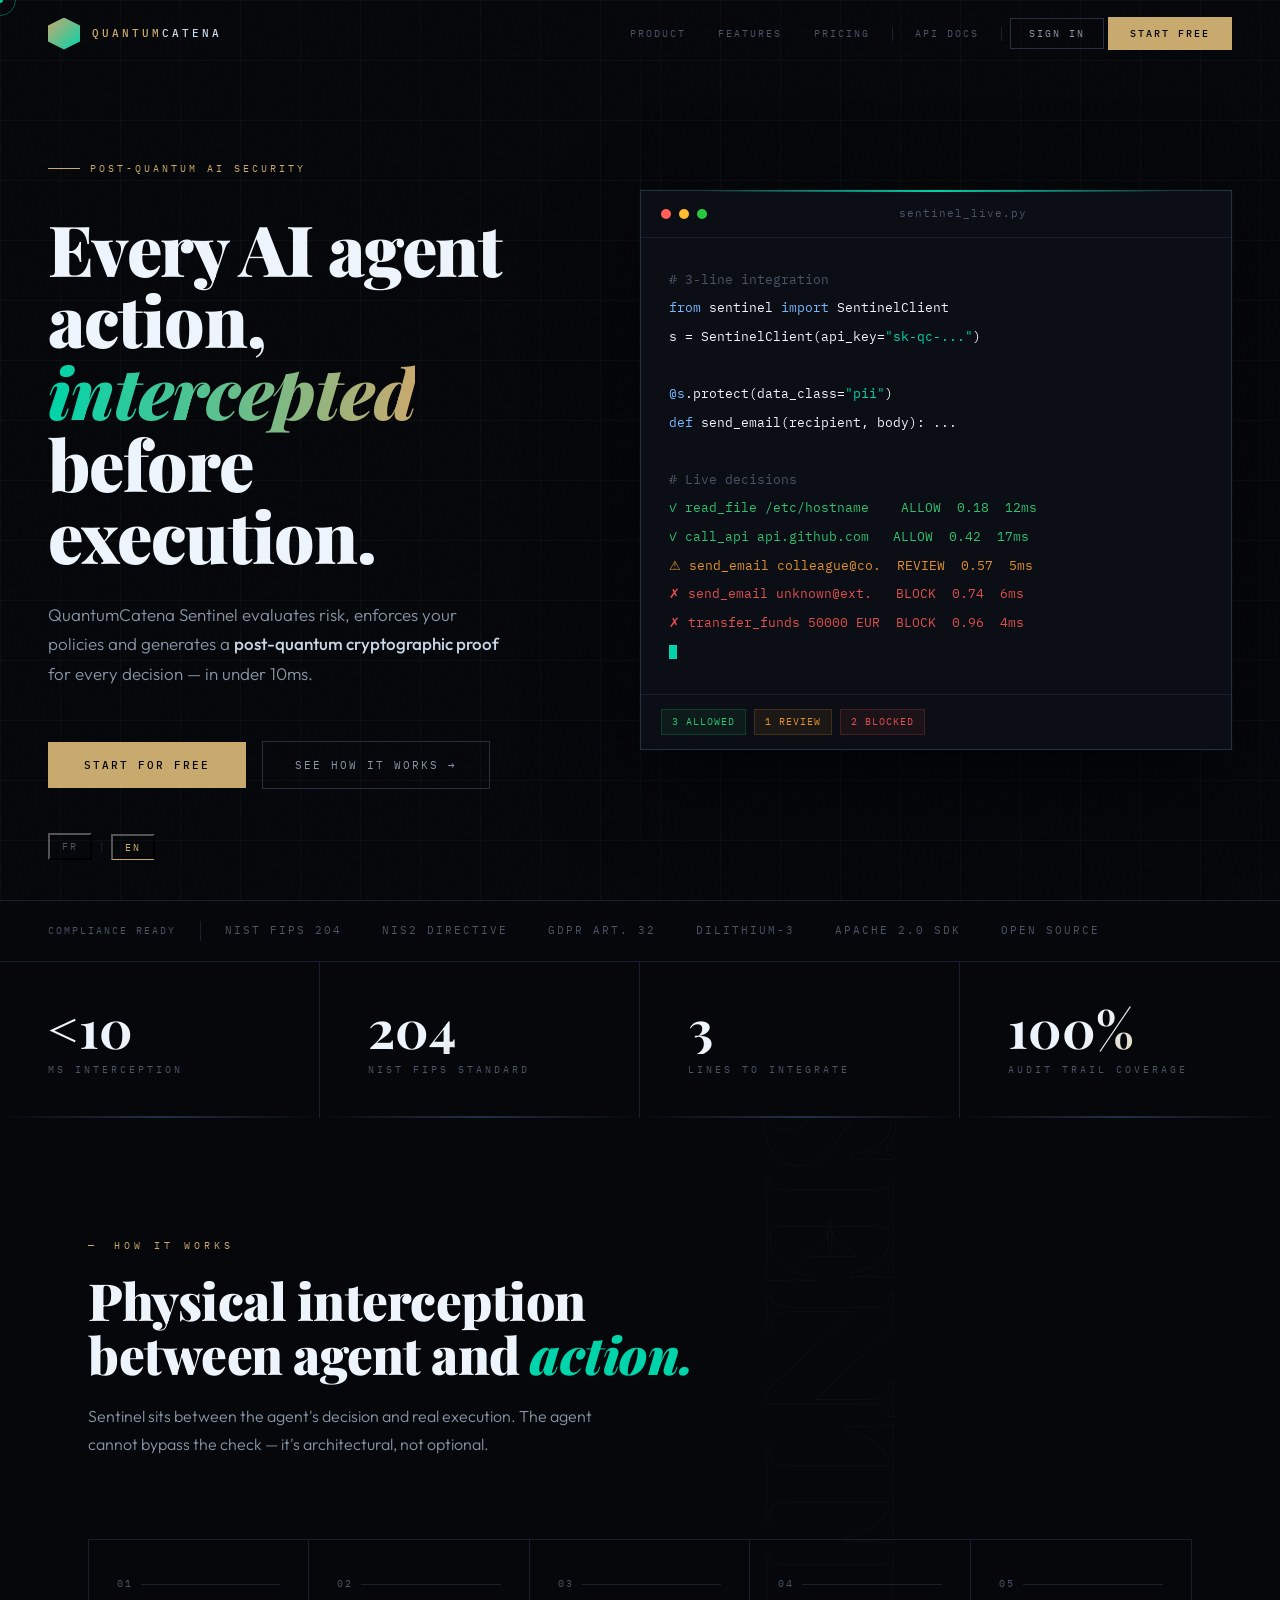
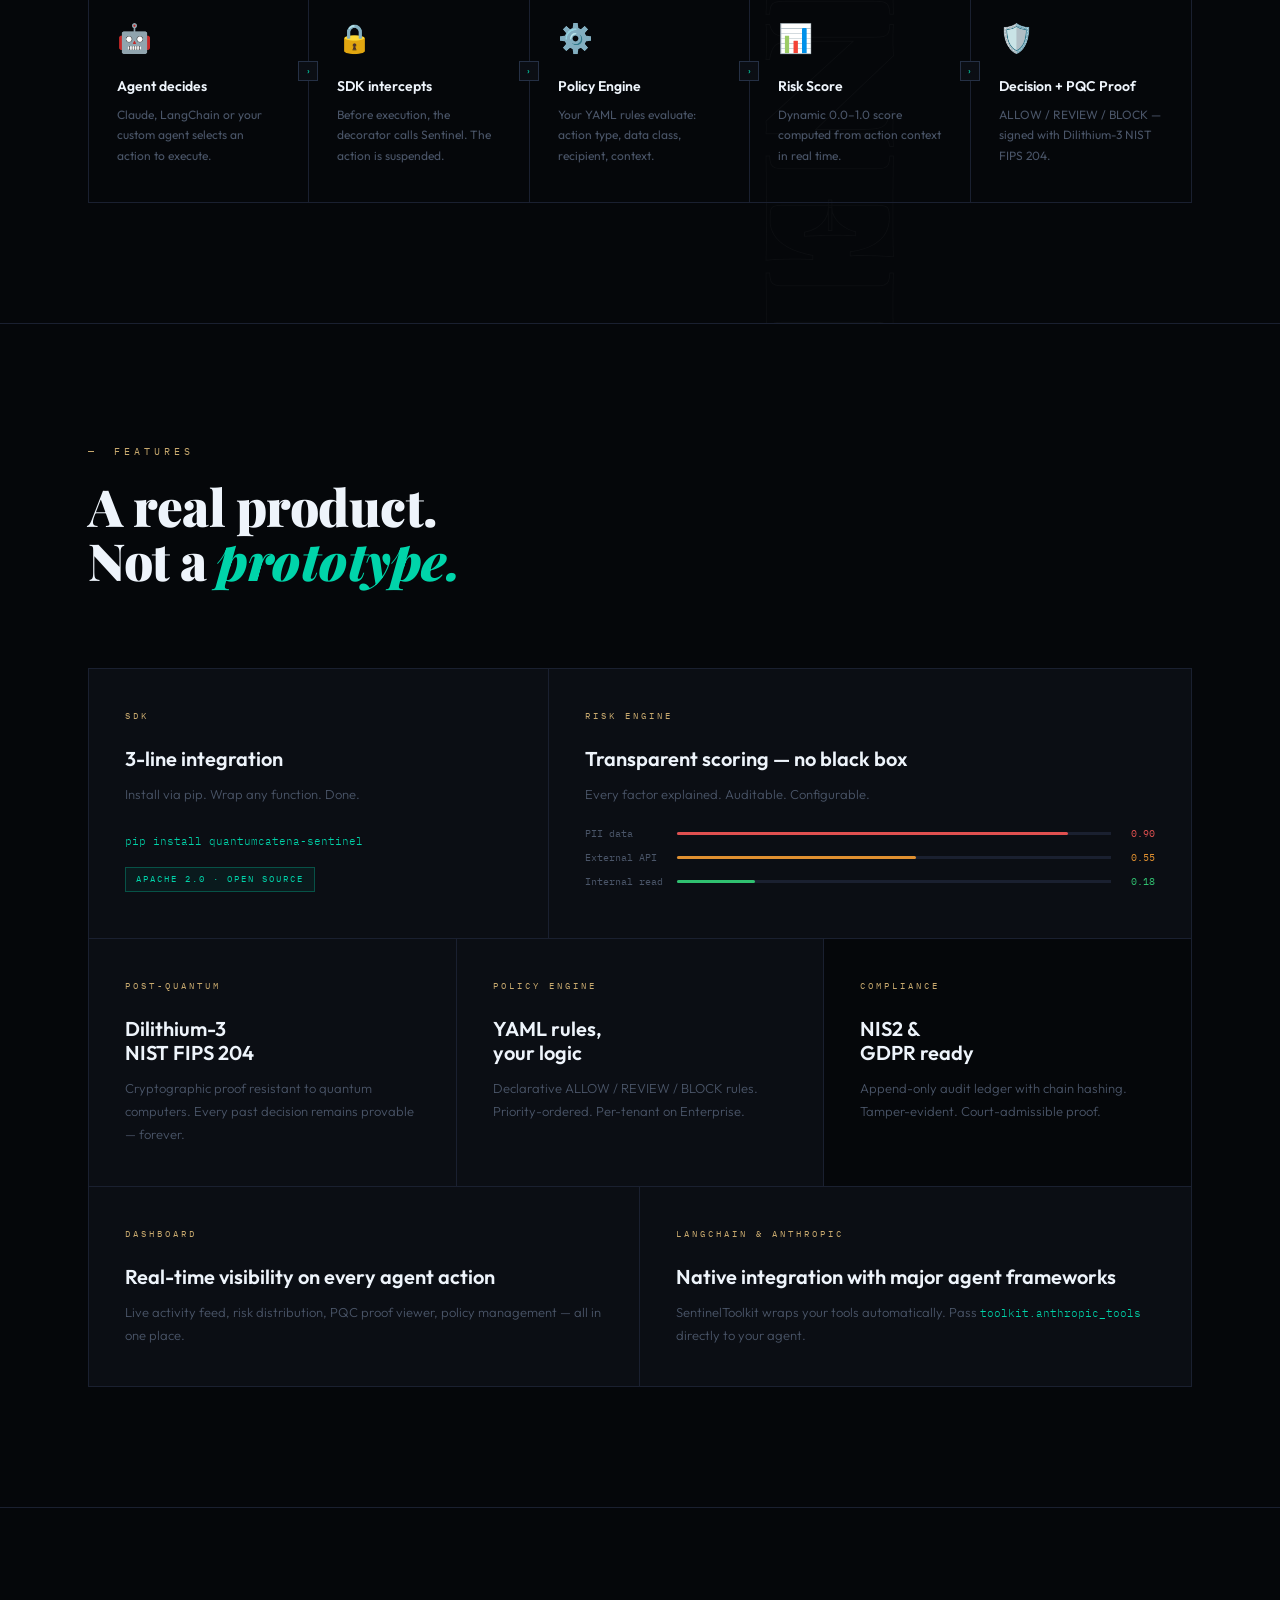
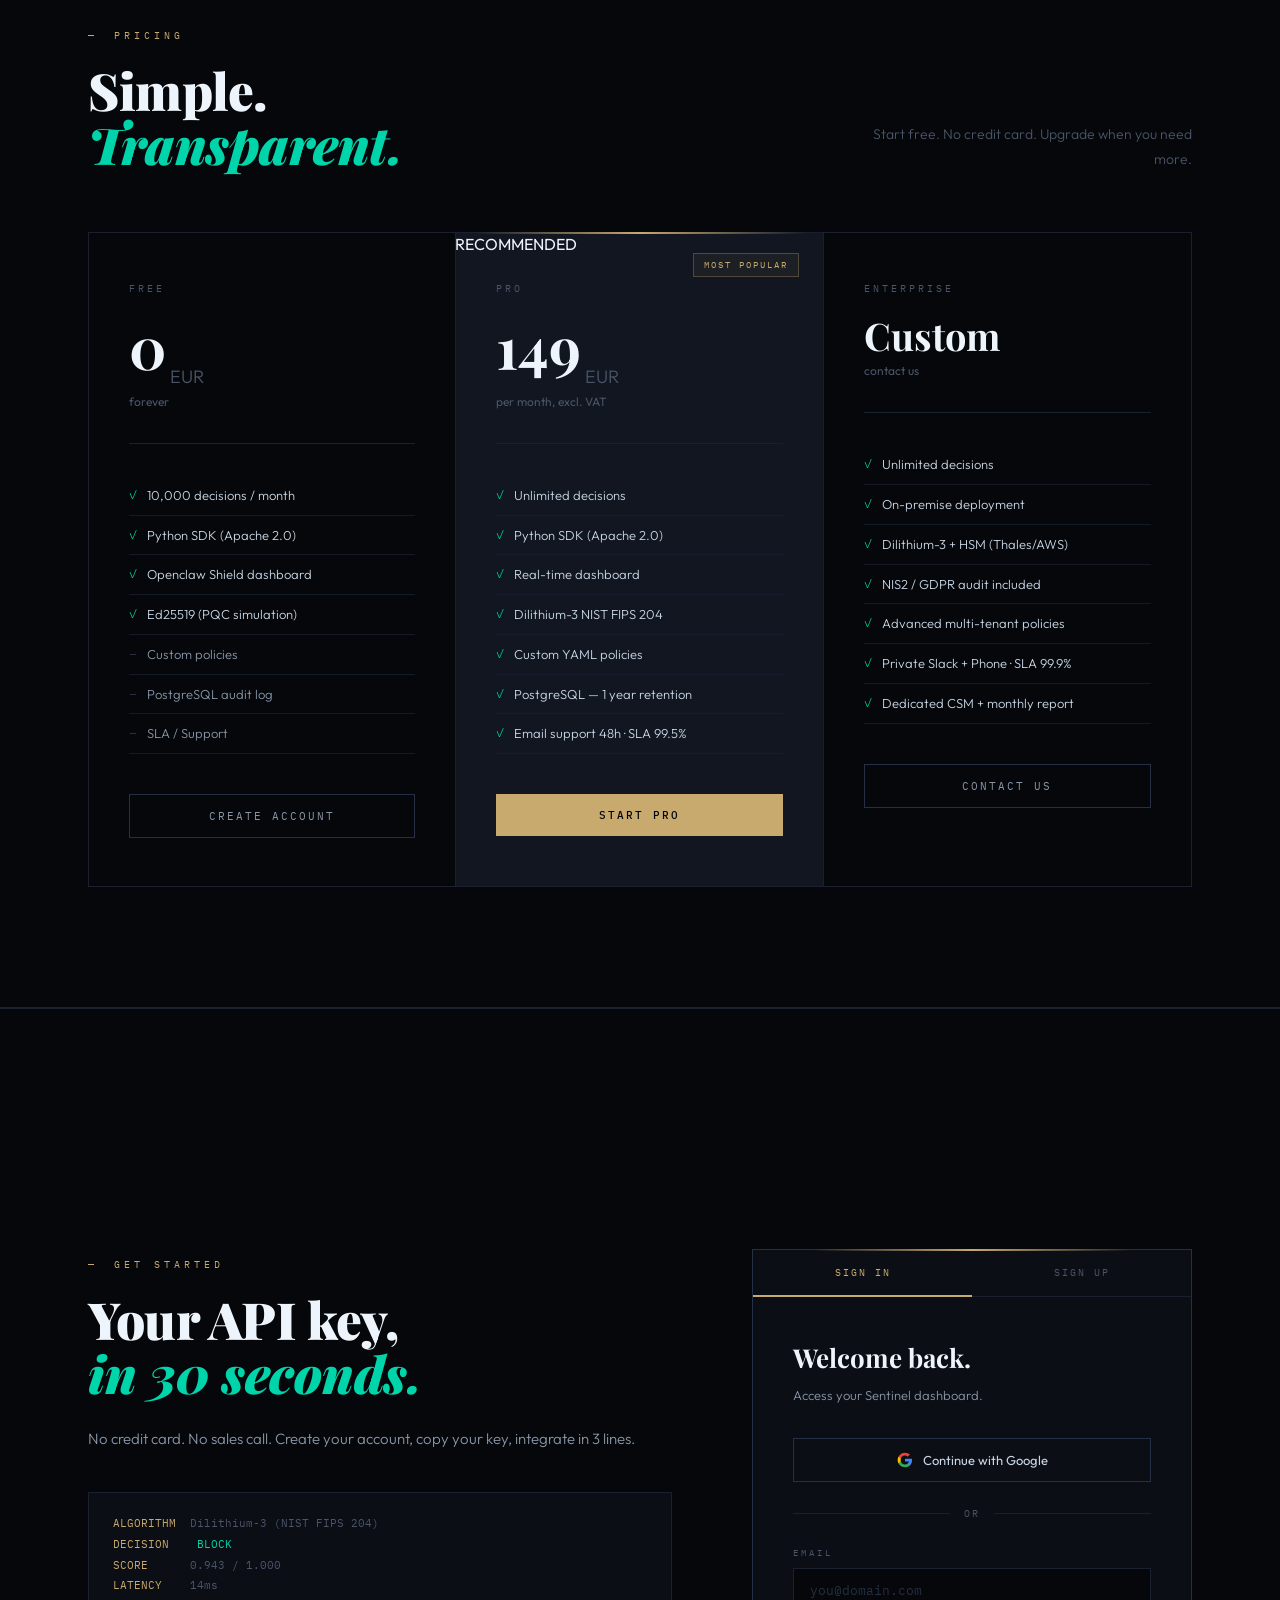
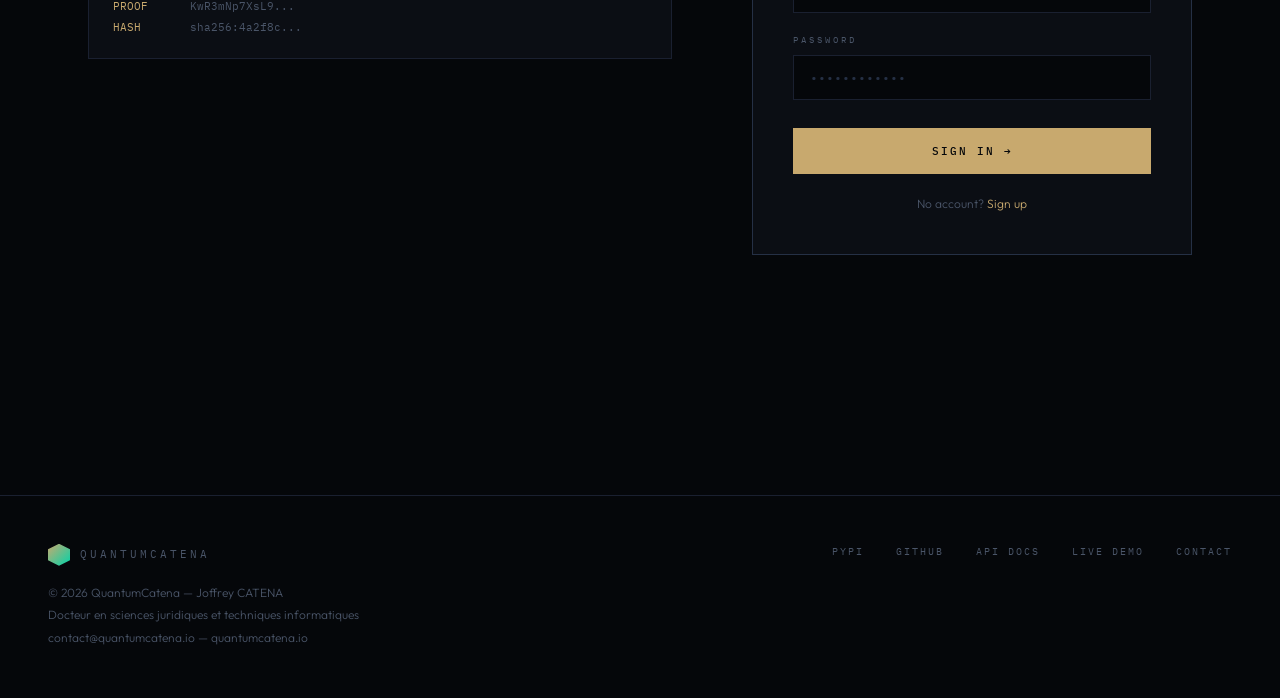
<file: public/index_en.html>
<!DOCTYPE html>
<html lang="en">
<head>
<meta charset="UTF-8">
<meta name="viewport" content="width=device-width, initial-scale=1.0">
<title>QuantumCatena Sentinel — Post-Quantum AI Agent Security</title>
<meta name="description" content="Intercept, evaluate and audit every AI agent action with post-quantum cryptographic proof. NIS2 ready. NIST FIPS 204.">
<link rel="preconnect" href="https://fonts.googleapis.com">
<link href="https://fonts.googleapis.com/css2?family=Playfair+Display:wght@400;700;900&family=IBM+Plex+Mono:wght@400;500&family=Outfit:wght@300;400;500;600&display=swap" rel="stylesheet">
<style>
/* ─── TOKENS ─────────────────────────────────────────────────── */
:root {
  --ink:     #05070A;
  --ink2:    #0B0E14;
  --ink3:    #111620;
  --line:    #1A2030;
  --line2:   #253045;
  --dim:     #4A5568;
  --mid:     #8896A8;
  --light:   #C8D6E5;
  --white:   #EEF4FB;
  --gold:    #C8A96E;
  --gold2:   #E8C980;
  --teal:    #00D4AA;
  --teal2:   #00F0C0;
  --red:     #E05050;
  --amber:   #E09030;
  --green:   #30C070;
  --display: 'Playfair Display', Georgia, serif;
  --mono:    'IBM Plex Mono', monospace;
  --body:    'Outfit', sans-serif;
}

/* ─── RESET ──────────────────────────────────────────────────── */
*, *::before, *::after { margin:0; padding:0; box-sizing:border-box; }
html { scroll-behavior:smooth; font-size:16px; }
body {
  background: var(--ink);
  color: var(--white);
  font-family: var(--body);
  font-weight: 400;
  line-height: 1.6;
  overflow-x: hidden;
  cursor: none;
}

/* ─── CUSTOM CURSOR ──────────────────────────────────────────── */
.cursor {
  position: fixed; top:0; left:0; pointer-events: none; z-index: 9999;
  mix-blend-mode: difference;
}
.cursor-dot {
  width: 6px; height: 6px; background: var(--teal); border-radius: 50%;
  transform: translate(-50%,-50%);
  transition: transform .1s ease;
}
.cursor-ring {
  position: fixed; top:0; left:0; pointer-events: none; z-index: 9998;
  width: 32px; height: 32px;
  border: 1px solid rgba(0,212,170,.4); border-radius: 50%;
  transform: translate(-50%,-50%);
  transition: transform .12s ease, width .2s, height .2s, border-color .2s;
}
body:hover .cursor-ring { border-color: rgba(0,212,170,.6); }

/* ─── NOISE OVERLAY ──────────────────────────────────────────── */
body::before {
  content: '';
  position: fixed; inset: 0; z-index: 1; pointer-events: none;
  background-image: url("data:image/svg+xml,%3Csvg viewBox='0 0 256 256' xmlns='http://www.w3.org/2000/svg'%3E%3Cfilter id='noise'%3E%3CfeTurbulence type='fractalNoise' baseFrequency='0.9' numOctaves='4' stitchTiles='stitch'/%3E%3C/filter%3E%3Crect width='100%25' height='100%25' filter='url(%23noise)' opacity='0.03'/%3E%3C/svg%3E");
  opacity: .4;
}

/* ─── HEADER ─────────────────────────────────────────────────── */
header {
  position: fixed; top:0; left:0; right:0; z-index: 100;
  display: flex; align-items: center; justify-content: space-between;
  padding: 0 48px; height: 68px;
  border-bottom: 1px solid transparent;
  transition: border-color .4s, background .4s, backdrop-filter .4s;
}
header.scrolled {
  border-color: var(--line);
  background: rgba(5,7,10,.88);
  backdrop-filter: blur(20px);
}
.logo {
  display: flex; align-items: center; gap: 12px;
  text-decoration: none; cursor: none;
}
.logo-mark {
  position: relative; width: 32px; height: 32px;
}
.logo-hex {
  width: 32px; height: 32px;
  clip-path: polygon(50% 0%,100% 25%,100% 75%,50% 100%,0% 75%,0% 25%);
  background: linear-gradient(135deg, var(--gold), var(--teal));
}
.logo-text {
  font-family: var(--mono); font-size: 11px; font-weight: 500;
  color: var(--light); letter-spacing: 3px; text-transform: uppercase;
}
.logo-text span { color: var(--gold); }
nav { display: flex; align-items: center; gap: 4px; }
.nav-a {
  font-family: var(--mono); font-size: 10px; letter-spacing: 2px;
  color: var(--dim); text-decoration: none; padding: 8px 14px;
  transition: color .2s; text-transform: uppercase; cursor: none;
}
.nav-a:hover { color: var(--light); }
.nav-divider { width: 1px; height: 14px; background: var(--line); margin: 0 4px; }
.btn-signin {
  font-family: var(--mono); font-size: 10px; letter-spacing: 2px;
  color: var(--mid); background: none; border: 1px solid var(--line2);
  padding: 8px 18px; cursor: none; transition: all .2s; text-transform: uppercase;
}
.btn-signin:hover { color: var(--white); border-color: var(--mid); }
.btn-cta {
  font-family: var(--mono); font-size: 10px; letter-spacing: 2px; font-weight: 500;
  color: var(--ink); background: var(--gold); border: none;
  padding: 10px 22px; cursor: none; transition: all .25s; text-transform: uppercase;
  position: relative; overflow: hidden;
}
.btn-cta::after {
  content: ''; position: absolute; inset:0;
  background: linear-gradient(135deg, transparent 40%, rgba(255,255,255,.15));
  opacity:0; transition: opacity .2s;
}
.btn-cta:hover { background: var(--gold2); }
.btn-cta:hover::after { opacity:1; }

/* ─── HERO ───────────────────────────────────────────────────── */
.hero {
  position: relative; min-height: 100vh;
  display: grid; grid-template-columns: 1fr 1fr;
  align-items: center; overflow: hidden;
  padding: 120px 48px 80px;
}

/* Animated grid bg */
.hero-grid {
  position: absolute; inset: 0; overflow: hidden; pointer-events: none;
}
.hero-grid svg {
  position: absolute; inset: 0; width: 100%; height: 100%; opacity: .12;
}

/* Glowing accent line */
.hero-line {
  position: absolute; top: 0; left: 50%; width: 1px; height: 100%;
  background: linear-gradient(180deg, transparent, var(--teal), transparent);
  opacity: .15;
}

.hero-left { position: relative; z-index: 2; padding-right: 60px; }

.eyebrow {
  display: inline-flex; align-items: center; gap: 10px; margin-bottom: 36px;
  font-family: var(--mono); font-size: 10px; letter-spacing: 3px;
  color: var(--gold); text-transform: uppercase;
  opacity: 0; animation: reveal-up .8s .2s ease forwards;
}
.eyebrow-line { width: 32px; height: 1px; background: var(--gold); }

.hero-h1 {
  font-family: var(--display);
  font-size: clamp(42px, 5.5vw, 80px);
  font-weight: 900;
  line-height: 1.02;
  letter-spacing: -1px;
  color: var(--white);
  margin-bottom: 28px;
  opacity: 0; animation: reveal-up .9s .35s ease forwards;
}
.hero-h1 em {
  font-style: italic;
  background: linear-gradient(90deg, var(--teal), var(--gold));
  -webkit-background-clip: text; -webkit-text-fill-color: transparent;
  background-clip: text;
}

.hero-sub {
  font-size: 17px; font-weight: 300; color: var(--mid); line-height: 1.75;
  max-width: 460px; margin-bottom: 52px;
  opacity: 0; animation: reveal-up .9s .5s ease forwards;
}
.hero-sub strong { color: var(--light); font-weight: 500; }

.hero-actions {
  display: flex; align-items: center; gap: 16px;
  opacity: 0; animation: reveal-up .9s .65s ease forwards;
}
.btn-hero-primary {
  background: var(--gold); color: var(--ink); border: none;
  font-family: var(--mono); font-size: 11px; font-weight: 500;
  letter-spacing: 2px; text-transform: uppercase;
  padding: 16px 36px; cursor: none; transition: all .3s;
  position: relative;
}
.btn-hero-primary:hover { background: var(--gold2); transform: translateY(-2px); box-shadow: 0 12px 40px rgba(200,169,110,.25); }
.btn-hero-ghost {
  background: none; color: var(--mid); border: 1px solid var(--line2);
  font-family: var(--mono); font-size: 11px; letter-spacing: 2px;
  text-transform: uppercase; padding: 16px 32px; cursor: none; transition: all .3s;
}
.btn-hero-ghost:hover { color: var(--light); border-color: var(--dim); }

/* Lang switcher */
.lang-switch {
  position: absolute; bottom: 40px; left: 48px; z-index:2;
  display: flex; gap: 8px; align-items: center;
  opacity: 0; animation: reveal-up .8s .8s ease forwards;
}
.lang-btn {
  font-family: var(--mono); font-size: 10px; letter-spacing: 2px;
  padding: 5px 12px; background: none; cursor: none; transition: all .2s;
  text-transform: uppercase;
}
.lang-btn.active { color: var(--gold); border-bottom: 1px solid var(--gold); }
.lang-btn:not(.active) { color: var(--dim); }
.lang-btn:not(.active):hover { color: var(--mid); }

/* Hero right — terminal */
.hero-right {
  position: relative; z-index: 2;
  opacity: 0; animation: reveal-right 1s .5s ease forwards;
}
@keyframes reveal-right { from{opacity:0;transform:translateX(30px)} to{opacity:1;transform:translateX(0)} }

.terminal-card {
  background: var(--ink2);
  border: 1px solid var(--line2);
  box-shadow: 0 32px 80px rgba(0,0,0,.6), 0 0 0 1px rgba(0,212,170,.04);
  position: relative;
}
.terminal-card::before {
  content: ''; position: absolute; top:-1px; left:0; right:0; height:2px;
  background: linear-gradient(90deg, transparent 10%, var(--teal) 50%, transparent 90%);
}
.t-bar {
  display: flex; align-items: center; padding: 14px 20px;
  border-bottom: 1px solid var(--line); gap: 8px;
}
.t-dot { width: 10px; height: 10px; border-radius: 50%; }
.t-dot.r { background: #FF5F57; } .t-dot.y { background: #FEBC2E; } .t-dot.g { background: #28C840; }
.t-title { font-family: var(--mono); font-size: 11px; color: var(--dim); margin: 0 auto; letter-spacing: 1px; }
.t-body { padding: 28px 28px; font-family: var(--mono); font-size: 13px; line-height: 2.2; }
.tc { color: var(--dim); }
.tk { color: #79B8FF; }
.ts { color: var(--teal); }
.tg { color: var(--green); }
.ta { color: var(--amber); }
.tr { color: var(--red); }
.tl { display: block; }

/* Typing cursor */
.t-cursor { display: inline-block; width: 8px; height: 14px; background: var(--teal); animation: blink .9s infinite; vertical-align: middle; }
@keyframes blink { 0%,49%{opacity:1} 50%,100%{opacity:0} }

/* Counter badges on terminal */
.t-badges {
  display: flex; gap: 8px; padding: 14px 20px;
  border-top: 1px solid var(--line);
}
.t-badge {
  font-family: var(--mono); font-size: 10px; letter-spacing: 1px;
  padding: 4px 10px;
}
.t-badge.ok { color: var(--green); background: rgba(48,192,112,.08); border: 1px solid rgba(48,192,112,.2); }
.t-badge.warn { color: var(--amber); background: rgba(224,144,48,.08); border: 1px solid rgba(224,144,48,.2); }
.t-badge.block { color: var(--red); background: rgba(224,80,80,.08); border: 1px solid rgba(224,80,80,.2); }

/* ─── LOGOS / TRUST ──────────────────────────────────────────── */
.trust-bar {
  border-top: 1px solid var(--line); border-bottom: 1px solid var(--line);
  padding: 20px 48px;
  display: flex; align-items: center; gap: 24px; overflow: hidden;
}
.trust-label { font-family: var(--mono); font-size: 10px; letter-spacing: 2px; color: var(--dim); white-space: nowrap; flex-shrink: 0; }
.trust-divider { width: 1px; height: 20px; background: var(--line); flex-shrink: 0; }
.trust-items { display: flex; gap: 40px; align-items: center; }
.trust-item { font-family: var(--mono); font-size: 11px; color: var(--dim); letter-spacing: 2px; white-space: nowrap; }

/* ─── STATS STRIP ────────────────────────────────────────────── */
.stats-strip {
  display: grid; grid-template-columns: repeat(4, 1fr);
}
.stat-cell {
  padding: 40px 48px; border-right: 1px solid var(--line);
  position: relative; overflow: hidden;
}
.stat-cell:last-child { border-right: none; }
.stat-cell::after {
  content: ''; position: absolute; bottom: 0; left: 0; right: 0; height: 2px;
  background: linear-gradient(90deg, transparent, var(--line2), transparent);
}
.stat-num {
  font-family: var(--display); font-size: 52px; font-weight: 700;
  color: var(--white); line-height: 1; margin-bottom: 8px;
  background: linear-gradient(135deg, var(--white) 40%, var(--gold));
  -webkit-background-clip: text; -webkit-text-fill-color: transparent;
  background-clip: text;
}
.stat-lbl { font-family: var(--mono); font-size: 10px; letter-spacing: 3px; color: var(--dim); text-transform: uppercase; }

/* ─── SECTION WRAPPER ────────────────────────────────────────── */
.wrap { max-width: 1200px; margin: 0 auto; padding: 0 48px; }

/* ─── HOW IT WORKS ───────────────────────────────────────────── */
.section-how {
  padding: 120px 0; border-bottom: 1px solid var(--line);
  position: relative; overflow: hidden;
}
.section-how::before {
  content: 'SENTINEL'; position: absolute; right: -20px; top: 50%;
  transform: translateY(-50%) rotate(90deg);
  font-family: var(--display); font-size: 180px; font-weight: 900;
  color: transparent; -webkit-text-stroke: 1px rgba(255,255,255,.03);
  pointer-events: none; white-space: nowrap;
}

.section-label {
  font-family: var(--mono); font-size: 10px; letter-spacing: 4px;
  color: var(--gold); text-transform: uppercase; margin-bottom: 20px;
  display: flex; align-items: center; gap: 16px;
}
.section-label::before { content: '—'; }

.section-title {
  font-family: var(--display); font-size: clamp(32px, 4vw, 58px);
  font-weight: 900; line-height: 1.05; letter-spacing: -.5px;
  color: var(--white); margin-bottom: 20px;
}
.section-title em { font-style: italic; color: var(--teal); }

.section-sub { font-size: 16px; font-weight: 300; color: var(--mid); line-height: 1.8; max-width: 520px; }

/* Flow steps */
.how-grid {
  display: grid; grid-template-columns: repeat(5,1fr);
  gap: 0; margin-top: 80px;
  border: 1px solid var(--line);
}
.how-step {
  padding: 36px 28px; border-right: 1px solid var(--line);
  position: relative; transition: background .3s;
}
.how-step:last-child { border-right: none; }
.how-step:hover { background: rgba(255,255,255,.02); }
.how-n {
  font-family: var(--mono); font-size: 10px; color: var(--dim);
  letter-spacing: 2px; margin-bottom: 24px; display: flex; align-items: center; gap: 8px;
}
.how-n::after { content: ''; flex: 1; height: 1px; background: var(--line); }
.how-icon { font-size: 28px; margin-bottom: 16px; display: block; }
.how-step h4 { font-size: 14px; font-weight: 600; color: var(--white); margin-bottom: 10px; line-height: 1.3; }
.how-step p { font-size: 12px; color: var(--dim); line-height: 1.7; }
.how-arrow {
  position: absolute; right: -10px; top: 50%; transform: translateY(-50%);
  width: 20px; height: 20px; background: var(--ink2); border: 1px solid var(--line2);
  display: flex; align-items: center; justify-content: center;
  font-size: 10px; color: var(--teal); z-index: 2;
}

/* ─── FEATURES BENTO ─────────────────────────────────────────── */
.section-features { padding: 120px 0; border-bottom: 1px solid var(--line); }
.bento {
  display: grid;
  grid-template-columns: repeat(12, 1fr);
  grid-template-rows: auto;
  gap: 1px; background: var(--line);
  border: 1px solid var(--line);
  margin-top: 80px;
}
.bento-cell {
  background: var(--ink2); padding: 40px 36px;
  position: relative; overflow: hidden; transition: background .3s;
}
.bento-cell:hover { background: var(--ink3); }
.bento-cell.span-5 { grid-column: span 5; }
.bento-cell.span-7 { grid-column: span 7; }
.bento-cell.span-4 { grid-column: span 4; }
.bento-cell.span-8 { grid-column: span 8; }
.bento-cell.span-6 { grid-column: span 6; }
.bento-cell.dark { background: var(--ink); }

.cell-tag {
  font-family: var(--mono); font-size: 9px; letter-spacing: 3px; color: var(--gold);
  text-transform: uppercase; margin-bottom: 24px; display: block;
}
.cell-title { font-size: 20px; font-weight: 600; color: var(--white); margin-bottom: 12px; line-height: 1.2; }
.cell-body { font-size: 13px; font-weight: 300; color: var(--dim); line-height: 1.75; }
.cell-accent { color: var(--teal); }
.cell-badge {
  display: inline-block; font-family: var(--mono); font-size: 9px;
  letter-spacing: 2px; padding: 4px 10px; margin-top: 16px;
  border: 1px solid rgba(0,212,170,.3); color: var(--teal); background: rgba(0,212,170,.06);
}

/* Risk viz in bento */
.risk-bar-row { display: flex; align-items: center; gap: 12px; margin: 8px 0; }
.risk-bar-label { font-family: var(--mono); font-size: 10px; color: var(--dim); width: 80px; flex-shrink: 0; }
.risk-bar-track { flex:1; height: 3px; background: var(--line); }
.risk-bar-fill { height: 100%; border-radius: 2px; }
.risk-bar-val { font-family: var(--mono); font-size: 10px; color: var(--mid); width: 32px; text-align: right; }

/* ─── PRICING ────────────────────────────────────────────────── */
.section-pricing { padding: 120px 0; border-bottom: 1px solid var(--line); }
.pricing-header { display: flex; justify-content: space-between; align-items: flex-end; margin-bottom: 60px; }
.pricing-grid {
  display: grid; grid-template-columns: 1fr 1fr 1fr;
  border: 1px solid var(--line);
}
.plan {
  padding: 48px 40px; border-right: 1px solid var(--line);
  position: relative; transition: background .3s;
}
.plan:last-child { border-right: none; }
.plan.featured {
  background: var(--ink3);
}
.plan.featured::before {
  content: 'RECOMMENDED';
  position: absolute; top: -1px; left: -1px; right: -1px; height: 2px;
  background: linear-gradient(90deg, transparent 5%, var(--gold) 50%, transparent 95%);
}
.plan.featured::after {
  content: 'MOST POPULAR';
  position: absolute; top: 20px; right: 24px;
  font-family: var(--mono); font-size: 9px; letter-spacing: 2px;
  color: var(--gold); border: 1px solid rgba(200,169,110,.3);
  padding: 4px 10px; background: rgba(200,169,110,.06);
}
.plan-tier { font-family: var(--mono); font-size: 10px; letter-spacing: 3px; color: var(--dim); margin-bottom: 20px; }
.plan-price {
  font-family: var(--display); font-size: 58px; font-weight: 700;
  line-height: 1; margin-bottom: 6px; color: var(--white);
}
.plan-price sub { font-size: 18px; color: var(--dim); font-family: var(--body); font-weight: 300; }
.plan-cycle { font-size: 12px; color: var(--dim); margin-bottom: 32px; }
.plan-divider { height: 1px; background: var(--line); margin-bottom: 32px; }
.plan-features { list-style: none; margin-bottom: 40px; }
.plan-features li {
  padding: 9px 0; border-bottom: 1px solid rgba(26,32,48,.8);
  font-size: 13px; font-weight: 300; color: var(--mid);
  display: flex; align-items: flex-start; gap: 10px;
}
.plan-features li.inc { color: var(--light); }
.plan-features li::before { content: '–'; color: var(--line2); font-family: var(--mono); flex-shrink:0; }
.plan-features li.inc::before { content: '✓'; color: var(--teal); }
.plan-btn {
  width: 100%; padding: 14px; font-family: var(--mono); font-size: 11px;
  letter-spacing: 2px; text-transform: uppercase; cursor: none; transition: all .3s;
}
.plan-btn.outline { background: none; border: 1px solid var(--line2); color: var(--mid); }
.plan-btn.outline:hover { border-color: var(--mid); color: var(--white); }
.plan-btn.gold { background: var(--gold); border: none; color: var(--ink); font-weight: 500; }
.plan-btn.gold:hover { background: var(--gold2); }
.plan-btn.ghost { background: none; border: 1px solid var(--line2); color: var(--mid); }
.plan-btn.ghost:hover { border-color: var(--gold); color: var(--gold); }

/* ─── FORM SECTION ───────────────────────────────────────────── */
.section-form {
  padding: 120px 0;
  display: flex; align-items: flex-start; gap: 80px;
}
.form-left { flex: 1; padding-top: 8px; }
.form-left .section-title { margin-bottom: 24px; }
.form-left p { font-size: 15px; font-weight: 300; color: var(--mid); line-height: 1.8; margin-bottom: 40px; }
.proof-snippet {
  background: var(--ink2); border: 1px solid var(--line); padding: 20px 24px;
  font-family: var(--mono); font-size: 11px; color: var(--dim); line-height: 1.9;
}
.proof-snippet .ps { color: var(--teal); } .proof-snippet .pd { color: var(--gold); }

.form-right { width: 440px; flex-shrink: 0; }
.form-card {
  background: var(--ink2); border: 1px solid var(--line2);
  position: relative;
}
.form-card::before {
  content: ''; position: absolute; top:-1px; left:60px; right:60px; height:2px;
  background: linear-gradient(90deg, transparent, var(--gold), transparent);
}
.form-tabs { display: flex; border-bottom: 1px solid var(--line); }
.ftab {
  flex:1; padding: 16px; background: none; border: none;
  border-bottom: 2px solid transparent; margin-bottom: -1px;
  font-family: var(--mono); font-size: 10px; letter-spacing: 2px;
  color: var(--dim); cursor: none; transition: all .25s; text-transform: uppercase;
}
.ftab.on { color: var(--gold); border-bottom-color: var(--gold); }
.form-body { padding: 40px; }
.form-h { font-family: var(--display); font-size: 26px; font-weight: 700; margin-bottom: 6px; }
.form-sh { font-size: 13px; font-weight: 300; color: var(--mid); margin-bottom: 32px; }

.btn-google {
  width: 100%; background: none; border: 1px solid var(--line2); color: var(--light);
  font-family: var(--body); font-size: 13px; font-weight: 400;
  padding: 13px 20px; cursor: none; display: flex; align-items: center;
  justify-content: center; gap: 10px; transition: all .2s; margin-bottom: 24px;
}
.btn-google:hover { background: rgba(255,255,255,.03); border-color: var(--dim); }

.divider-or { display: flex; align-items: center; gap: 14px; margin-bottom: 24px; }
.div-l { flex:1; height:1px; background: var(--line); }
.div-t { font-family: var(--mono); font-size: 10px; color: var(--dim); letter-spacing: 2px; }

.field { margin-bottom: 20px; }
.field label {
  display: block; font-family: var(--mono); font-size: 9px;
  letter-spacing: 3px; color: var(--dim); text-transform: uppercase; margin-bottom: 8px;
}
.field input {
  width: 100%; background: var(--ink); border: 1px solid var(--line); color: var(--white);
  font-family: var(--mono); font-size: 13px; padding: 13px 16px; outline: none;
  transition: border-color .2s; caret-color: var(--teal);
}
.field input:focus { border-color: var(--gold); background: rgba(5,7,10,.8); }
.field input::placeholder { color: var(--line2); }

.btn-submit {
  width: 100%; background: var(--gold); color: var(--ink); border: none;
  font-family: var(--mono); font-size: 11px; font-weight: 500;
  letter-spacing: 2px; text-transform: uppercase; padding: 16px; cursor: none;
  transition: all .25s; margin-top: 8px; position: relative; overflow: hidden;
}
.btn-submit:hover { background: var(--gold2); }
.form-note { margin-top: 20px; text-align: center; font-size: 12px; font-weight: 300; color: var(--dim); }
.form-note a { color: var(--gold); text-decoration: none; cursor: none; }
.form-tc { font-size: 11px; color: var(--line2); text-align: center; margin-top: 12px; line-height: 1.6; }
.form-tc a { color: var(--dim); }

.err-msg {
  background: rgba(224,80,80,.08); border: 1px solid rgba(224,80,80,.2);
  color: var(--red); font-family: var(--mono); font-size: 11px;
  padding: 12px 16px; margin-bottom: 20px; display: none; letter-spacing: .5px;
}
.err-msg.on { display: block; }

/* Success */
.success-wrap { padding: 40px; text-align: center; }
.success-icon { font-size: 56px; margin-bottom: 24px; display: block; }
.api-key-wrap {
  background: var(--ink); border: 1px solid rgba(0,212,170,.25);
  padding: 16px 20px; margin: 24px 0;
  display: flex; align-items: center; gap: 12px;
}
.api-key-val { font-family: var(--mono); font-size: 12px; color: var(--teal); flex:1; word-break: break-all; text-align: left; letter-spacing: .5px; }
.copy-btn {
  background: none; border: 1px solid var(--line2); color: var(--dim);
  font-family: var(--mono); font-size: 9px; letter-spacing: 2px;
  padding: 7px 14px; cursor: none; transition: all .2s; white-space: nowrap;
}
.copy-btn:hover { border-color: var(--teal); color: var(--teal); }
.key-warn { font-family: var(--mono); font-size: 10px; color: var(--amber); letter-spacing: 1px; margin-bottom: 28px; }

/* Tab visibility */
.tab-panel { display: none; }
.tab-panel.on { display: block; }

/* ─── FOOTER ─────────────────────────────────────────────────── */
footer {
  border-top: 1px solid var(--line); padding: 48px;
  display: grid; grid-template-columns: 1fr auto;
  align-items: start; gap: 48px;
}
.footer-brand { margin-bottom: 16px; display: flex; align-items: center; gap: 10px; }
.footer-brand .logo-hex { width: 22px; height: 22px; }
.footer-brand-name { font-family: var(--mono); font-size: 11px; color: var(--dim); letter-spacing: 3px; }
.footer-copy { font-size: 12px; font-weight: 300; color: var(--dim); line-height: 1.9; }
.footer-links { display: flex; gap: 32px; flex-wrap: wrap; align-items: center; }
.footer-links a { font-family: var(--mono); font-size: 10px; letter-spacing: 2px; color: var(--dim); text-decoration: none; text-transform: uppercase; transition: color .2s; cursor: none; }
.footer-links a:hover { color: var(--gold); }

/* ─── ANIMATIONS ─────────────────────────────────────────────── */
@keyframes reveal-up { from{opacity:0;transform:translateY(24px)} to{opacity:1;transform:translateY(0)} }

.reveal {
  opacity: 0; transform: translateY(20px);
  transition: opacity .7s ease, transform .7s ease;
}
.reveal.visible { opacity: 1; transform: translateY(0); }

/* ─── LOADING ─────────────────────────────────────────────────── */
.loading {
  position: fixed; inset: 0; background: var(--ink); z-index: 9990;
  display: flex; align-items: center; justify-content: center;
  flex-direction: column; gap: 20px;
  transition: opacity .5s .2s ease;
}
.loading.gone { opacity: 0; pointer-events: none; }
.loading-hex {
  width: 48px; height: 48px;
  clip-path: polygon(50% 0%,100% 25%,100% 75%,50% 100%,0% 75%,0% 25%);
  background: linear-gradient(135deg, var(--gold), var(--teal));
  animation: spin 2s linear infinite;
}
@keyframes spin { to{transform:rotate(360deg)} }
.loading-txt { font-family: var(--mono); font-size: 10px; color: var(--dim); letter-spacing: 4px; }

/* ─── SPINNER ─────────────────────────────────────────────────── */
.spinner-overlay {
  display: none; position: fixed; inset:0;
  background: rgba(5,7,10,.8); backdrop-filter: blur(8px);
  z-index: 500; align-items: center; justify-content: center; flex-direction: column; gap: 16px;
}
.spinner-overlay.on { display: flex; }
.spin-ring {
  width: 44px; height: 44px; border-radius: 50%;
  border: 2px solid var(--line2); border-top-color: var(--gold);
  animation: spin .8s linear infinite;
}
.spin-txt { font-family: var(--mono); font-size: 10px; color: var(--dim); letter-spacing: 3px; }

/* ─── RESPONSIVE ─────────────────────────────────────────────── */
@media (max-width: 1024px) {
  .hero { grid-template-columns: 1fr; padding: 120px 32px 80px; }
  .hero-right { display: none; }
  .how-grid { grid-template-columns: repeat(3,1fr); }
  .how-step:nth-child(3) { border-right: none; }
  .how-step:nth-child(4), .how-step:nth-child(5) { border-top: 1px solid var(--line); }
  .bento-cell.span-5,.bento-cell.span-7,.bento-cell.span-4,.bento-cell.span-8,.bento-cell.span-6 { grid-column: span 12; }
  .pricing-grid { grid-template-columns: 1fr; }
  .plan { border-right: none; border-bottom: 1px solid var(--line); }
  .section-form { flex-direction: column; }
  .form-right { width: 100%; }
  .stats-strip { grid-template-columns: repeat(2,1fr); }
  .stat-cell:nth-child(2) { border-right: none; }
  .stat-cell:nth-child(3) { border-top: 1px solid var(--line); }
  header { padding: 0 24px; }
  nav .nav-a { display: none; }
}
@media (max-width: 640px) {
  .hero { padding: 100px 24px 60px; }
  .wrap { padding: 0 24px; }
  footer { grid-template-columns: 1fr; }
  .trust-bar { padding: 20px 24px; }
}
</style>
</head>
<body>

<!-- LOADING -->
<div class="loading" id="loading">
  <div class="loading-hex"></div>
  <div class="loading-txt">INITIALIZING SENTINEL</div>
</div>

<!-- CURSOR -->
<div class="cursor" id="cursor"><div class="cursor-dot"></div></div>
<div class="cursor-ring" id="cursor-ring"></div>

<!-- SPINNER -->
<div class="spinner-overlay" id="spinner">
  <div class="spin-ring"></div>
  <div class="spin-txt">CONNECTING TO SENTINEL...</div>
</div>

<!-- HEADER -->
<header id="header">
  <a class="logo" href="#hero">
    <div class="logo-mark"><div class="logo-hex"></div></div>
    <div class="logo-text"><span>Quantum</span>Catena</div>
  </a>
  <nav>
    <a class="nav-a" href="#how">Product</a>
    <a class="nav-a" href="#features">Features</a>
    <a class="nav-a" href="#pricing">Pricing</a>
    <div class="nav-divider"></div>
    <a class="nav-a" href="https://sentinel-t26z.onrender.com/docs" target="_blank">API Docs</a>
    <div class="nav-divider"></div>
    <button class="btn-signin" onclick="scrollToForm('signin')">Sign in</button>
    <button class="btn-cta" onclick="scrollToForm('signup')">Start free</button>
  </nav>
</header>

<!-- HERO -->
<section class="hero" id="hero">
  <div class="hero-grid">
    <svg xmlns="http://www.w3.org/2000/svg"><defs><pattern id="g" width="60" height="60" patternUnits="userSpaceOnUse"><path d="M 60 0 L 0 0 0 60" fill="none" stroke="white" stroke-width=".5"/></pattern></defs><rect width="100%" height="100%" fill="url(#g)"/></svg>
  </div>
  <div class="hero-line"></div>

  <div class="hero-left">
    <div class="eyebrow"><span class="eyebrow-line"></span>Post-Quantum AI Security</div>
    <h1 class="hero-h1">Every AI agent action,<br><em>intercepted</em><br>before execution.</h1>
    <p class="hero-sub">QuantumCatena Sentinel evaluates risk, enforces your policies and generates a <strong>post-quantum cryptographic proof</strong> for every decision — in under 10ms.</p>
    <div class="hero-actions">
      <button class="btn-hero-primary" onclick="scrollToForm('signup')">Start for free</button>
      <button class="btn-hero-ghost" onclick="document.getElementById('how').scrollIntoView({behavior:'smooth'})">See how it works →</button>
    </div>
  </div>

  <div class="hero-right">
    <div class="terminal-card">
      <div class="t-bar">
        <div class="t-dot r"></div><div class="t-dot y"></div><div class="t-dot g"></div>
        <div class="t-title">sentinel_live.py</div>
      </div>
      <div class="t-body">
        <span class="tl"><span class="tc"># 3-line integration</span></span>
        <span class="tl"><span class="tk">from</span> sentinel <span class="tk">import</span> SentinelClient</span>
        <span class="tl">s = SentinelClient(api_key=<span class="ts">"sk-qc-..."</span>)</span>
        <span class="tl">&nbsp;</span>
        <span class="tl"><span class="tk">@s</span>.protect(data_class=<span class="ts">"pii"</span>)</span>
        <span class="tl"><span class="tk">def</span> send_email(recipient, body): ...</span>
        <span class="tl">&nbsp;</span>
        <span class="tl"><span class="tc"># Live decisions</span></span>
        <span class="tl"><span class="tg">✓  read_file /etc/hostname &nbsp;&nbsp;&nbsp;ALLOW &nbsp;0.18 &nbsp;12ms</span></span>
        <span class="tl"><span class="tg">✓  call_api  api.github.com &nbsp;&nbsp;ALLOW &nbsp;0.42 &nbsp;17ms</span></span>
        <span class="tl"><span class="ta">⚠  send_email colleague@co. &nbsp;REVIEW &nbsp;0.57 &nbsp;5ms</span></span>
        <span class="tl"><span class="tr">✗  send_email unknown@ext. &nbsp;&nbsp;BLOCK &nbsp;0.74 &nbsp;6ms</span></span>
        <span class="tl"><span class="tr">✗  transfer_funds 50000 EUR &nbsp;BLOCK &nbsp;0.96 &nbsp;4ms</span></span>
        <span class="tl"><span class="t-cursor"></span></span>
      </div>
      <div class="t-badges">
        <span class="t-badge ok">3 ALLOWED</span>
        <span class="t-badge warn">1 REVIEW</span>
        <span class="t-badge block">2 BLOCKED</span>
      </div>
    </div>
  </div>

  <div class="lang-switch">
    <button class="lang-btn" onclick="window.location='index_fr.html'">FR</button>
    <span style="color:var(--line);font-size:12px">|</span>
    <button class="lang-btn active">EN</button>
  </div>
</section>

<!-- TRUST BAR -->
<div class="trust-bar">
  <span class="trust-label">COMPLIANCE READY</span>
  <div class="trust-divider"></div>
  <div class="trust-items">
    <span class="trust-item">NIST FIPS 204</span>
    <span class="trust-item">NIS2 DIRECTIVE</span>
    <span class="trust-item">GDPR ART. 32</span>
    <span class="trust-item">DILITHIUM-3</span>
    <span class="trust-item">APACHE 2.0 SDK</span>
    <span class="trust-item">OPEN SOURCE</span>
  </div>
</div>

<!-- STATS -->
<div class="stats-strip reveal">
  <div class="stat-cell"><div class="stat-num">&lt;10</div><div class="stat-lbl">ms interception</div></div>
  <div class="stat-cell"><div class="stat-num">204</div><div class="stat-lbl">NIST FIPS standard</div></div>
  <div class="stat-cell"><div class="stat-num">3</div><div class="stat-lbl">lines to integrate</div></div>
  <div class="stat-cell"><div class="stat-num">100%</div><div class="stat-lbl">audit trail coverage</div></div>
</div>

<!-- HOW IT WORKS -->
<section class="section-how" id="how">
  <div class="wrap">
    <div class="section-label reveal">How it works</div>
    <h2 class="section-title reveal">Physical interception<br>between agent and <em>action.</em></h2>
    <p class="section-sub reveal">Sentinel sits between the agent's decision and real execution. The agent cannot bypass the check — it's architectural, not optional.</p>

    <div class="how-grid reveal">
      <div class="how-step">
        <div class="how-n">01</div>
        <span class="how-icon">🤖</span>
        <h4>Agent decides</h4>
        <p>Claude, LangChain or your custom agent selects an action to execute.</p>
        <div class="how-arrow">›</div>
      </div>
      <div class="how-step">
        <div class="how-n">02</div>
        <span class="how-icon">🔒</span>
        <h4>SDK intercepts</h4>
        <p>Before execution, the decorator calls Sentinel. The action is suspended.</p>
        <div class="how-arrow">›</div>
      </div>
      <div class="how-step">
        <div class="how-n">03</div>
        <span class="how-icon">⚙️</span>
        <h4>Policy Engine</h4>
        <p>Your YAML rules evaluate: action type, data class, recipient, context.</p>
        <div class="how-arrow">›</div>
      </div>
      <div class="how-step">
        <div class="how-n">04</div>
        <span class="how-icon">📊</span>
        <h4>Risk Score</h4>
        <p>Dynamic 0.0–1.0 score computed from action context in real time.</p>
        <div class="how-arrow">›</div>
      </div>
      <div class="how-step">
        <div class="how-n">05</div>
        <span class="how-icon">🛡️</span>
        <h4>Decision + PQC Proof</h4>
        <p>ALLOW / REVIEW / BLOCK — signed with Dilithium-3 NIST FIPS 204.</p>
      </div>
    </div>
  </div>
</section>

<!-- FEATURES BENTO -->
<section class="section-features" id="features">
  <div class="wrap">
    <div class="section-label reveal">Features</div>
    <h2 class="section-title reveal">A real product.<br>Not a <em>prototype.</em></h2>
    <div class="bento reveal">
      <div class="bento-cell span-5">
        <span class="cell-tag">SDK</span>
        <div class="cell-title">3-line integration</div>
        <div class="cell-body">Install via pip. Wrap any function. Done.<br><br><code style="font-family:var(--mono);font-size:11px;color:var(--teal)">pip install quantumcatena-sentinel</code></div>
        <span class="cell-badge">APACHE 2.0 · OPEN SOURCE</span>
      </div>
      <div class="bento-cell span-7">
        <span class="cell-tag">Risk Engine</span>
        <div class="cell-title">Transparent scoring — no black box</div>
        <div class="cell-body" style="margin-bottom:20px">Every factor explained. Auditable. Configurable.</div>
        <div class="risk-bar-row"><div class="risk-bar-label">PII data</div><div class="risk-bar-track"><div class="risk-bar-fill" style="width:90%;background:var(--red)"></div></div><div class="risk-bar-val" style="color:var(--red)">0.90</div></div>
        <div class="risk-bar-row"><div class="risk-bar-label">External API</div><div class="risk-bar-track"><div class="risk-bar-fill" style="width:55%;background:var(--amber)"></div></div><div class="risk-bar-val" style="color:var(--amber)">0.55</div></div>
        <div class="risk-bar-row"><div class="risk-bar-label">Internal read</div><div class="risk-bar-track"><div class="risk-bar-fill" style="width:18%;background:var(--green)"></div></div><div class="risk-bar-val" style="color:var(--green)">0.18</div></div>
      </div>
      <div class="bento-cell span-4">
        <span class="cell-tag">Post-Quantum</span>
        <div class="cell-title">Dilithium-3<br>NIST FIPS 204</div>
        <div class="cell-body">Cryptographic proof resistant to quantum computers. Every past decision remains provable — forever.</div>
      </div>
      <div class="bento-cell span-4">
        <span class="cell-tag">Policy Engine</span>
        <div class="cell-title">YAML rules,<br>your logic</div>
        <div class="cell-body">Declarative ALLOW / REVIEW / BLOCK rules. Priority-ordered. Per-tenant on Enterprise.</div>
      </div>
      <div class="bento-cell span-4 dark">
        <span class="cell-tag">Compliance</span>
        <div class="cell-title">NIS2 &amp;<br>GDPR ready</div>
        <div class="cell-body">Append-only audit ledger with chain hashing. Tamper-evident. Court-admissible proof.</div>
      </div>
      <div class="bento-cell span-6">
        <span class="cell-tag">Dashboard</span>
        <div class="cell-title">Real-time visibility on every agent action</div>
        <div class="cell-body">Live activity feed, risk distribution, PQC proof viewer, policy management — all in one place.</div>
      </div>
      <div class="bento-cell span-6">
        <span class="cell-tag">LangChain &amp; Anthropic</span>
        <div class="cell-title">Native integration with major agent frameworks</div>
        <div class="cell-body">SentinelToolkit wraps your tools automatically. Pass <code style="font-family:var(--mono);font-size:11px;color:var(--teal)">toolkit.anthropic_tools</code> directly to your agent.</div>
      </div>
    </div>
  </div>
</section>

<!-- PRICING -->
<section class="section-pricing" id="pricing">
  <div class="wrap">
    <div class="pricing-header reveal">
      <div>
        <div class="section-label">Pricing</div>
        <h2 class="section-title" style="margin-bottom:0">Simple.<br><em>Transparent.</em></h2>
      </div>
      <p style="max-width:320px;font-size:14px;font-weight:300;color:var(--dim);line-height:1.8;text-align:right">Start free. No credit card. Upgrade when you need more.</p>
    </div>
    <div class="pricing-grid reveal">
      <div class="plan">
        <div class="plan-tier">FREE</div>
        <div class="plan-price">0<sub> EUR</sub></div>
        <div class="plan-cycle">forever</div>
        <div class="plan-divider"></div>
        <ul class="plan-features">
          <li class="inc">10,000 decisions / month</li>
          <li class="inc">Python SDK (Apache 2.0)</li>
          <li class="inc">Openclaw Shield dashboard</li>
          <li class="inc">Ed25519 (PQC simulation)</li>
          <li>Custom policies</li>
          <li>PostgreSQL audit log</li>
          <li>SLA / Support</li>
        </ul>
        <button class="plan-btn outline" onclick="scrollToForm('signup')">Create account</button>
      </div>
      <div class="plan featured">
        <div class="plan-tier">PRO</div>
        <div class="plan-price">149<sub> EUR</sub></div>
        <div class="plan-cycle">per month, excl. VAT</div>
        <div class="plan-divider"></div>
        <ul class="plan-features">
          <li class="inc">Unlimited decisions</li>
          <li class="inc">Python SDK (Apache 2.0)</li>
          <li class="inc">Real-time dashboard</li>
          <li class="inc">Dilithium-3 NIST FIPS 204</li>
          <li class="inc">Custom YAML policies</li>
          <li class="inc">PostgreSQL — 1 year retention</li>
          <li class="inc">Email support 48h · SLA 99.5%</li>
        </ul>
        <button class="plan-btn gold" onclick="scrollToForm('signup')">Start Pro</button>
      </div>
      <div class="plan">
        <div class="plan-tier">ENTERPRISE</div>
        <div class="plan-price" style="font-size:38px">Custom</div>
        <div class="plan-cycle">contact us</div>
        <div class="plan-divider"></div>
        <ul class="plan-features">
          <li class="inc">Unlimited decisions</li>
          <li class="inc">On-premise deployment</li>
          <li class="inc">Dilithium-3 + HSM (Thales/AWS)</li>
          <li class="inc">NIS2 / GDPR audit included</li>
          <li class="inc">Advanced multi-tenant policies</li>
          <li class="inc">Private Slack + Phone · SLA 99.9%</li>
          <li class="inc">Dedicated CSM + monthly report</li>
        </ul>
        <button class="plan-btn ghost" onclick="window.location='mailto:contact@quantumcatena.io?subject=Enterprise'">Contact us</button>
      </div>
    </div>
  </div>
</section>

<!-- FORM -->
<div id="form-anchor"></div>
<section style="padding:120px 0;border-top:1px solid var(--line)">
  <div class="wrap">
    <div class="section-form">
      <div class="form-left reveal">
        <div class="section-label">Get started</div>
        <h2 class="section-title">Your API key,<br><em>in 30 seconds.</em></h2>
        <p>No credit card. No sales call. Create your account, copy your key, integrate in 3 lines.</p>
        <div class="proof-snippet">
          <div><span class="pd">ALGORITHM</span> &nbsp;Dilithium-3 (NIST FIPS 204)</div>
          <div><span class="pd">DECISION &nbsp;</span> &nbsp;<span class="ps">BLOCK</span></div>
          <div><span class="pd">SCORE &nbsp;&nbsp;&nbsp;</span> &nbsp;0.943 / 1.000</div>
          <div><span class="pd">LATENCY &nbsp;</span> &nbsp;14ms</div>
          <div><span class="pd">PROOF &nbsp;&nbsp;&nbsp;</span> &nbsp;<span style="color:var(--dim)">KwR3mNp7XsL9...</span></div>
          <div><span class="pd">HASH &nbsp;&nbsp;&nbsp;&nbsp;</span> &nbsp;<span style="color:var(--dim)">sha256:4a2f8c...</span></div>
        </div>
      </div>
      <div class="form-right reveal">
        <div class="form-card">
          <div class="form-tabs">
            <button class="ftab on" id="ftab-si" onclick="fswitch('si')">Sign in</button>
            <button class="ftab" id="ftab-su" onclick="fswitch('su')">Sign up</button>
          </div>

          <!-- SIGN IN -->
          <div class="tab-panel on form-body" id="tp-si">
            <div class="form-h">Welcome back.</div>
            <div class="form-sh">Access your Sentinel dashboard.</div>
            <div class="err-msg" id="err-si">Incorrect email or password.</div>
            <button class="btn-google" onclick="oauthGoogle()">
              <svg width="16" height="16" viewBox="0 0 24 24"><path fill="#4285F4" d="M22.56 12.25c0-.78-.07-1.53-.2-2.25H12v4.26h5.92c-.26 1.37-1.04 2.53-2.21 3.31v2.77h3.57c2.08-1.92 3.28-4.74 3.28-8.09z"/><path fill="#34A853" d="M12 23c2.97 0 5.46-.98 7.28-2.66l-3.57-2.77c-.98.66-2.23 1.06-3.71 1.06-2.86 0-5.29-1.93-6.16-4.53H2.18v2.84C3.99 20.53 7.7 23 12 23z"/><path fill="#FBBC05" d="M5.84 14.09c-.22-.66-.35-1.36-.35-2.09s.13-1.43.35-2.09V7.07H2.18C1.43 8.55 1 10.22 1 12s.43 3.45 1.18 4.93l2.85-2.22.81-.62z"/><path fill="#EA4335" d="M12 5.38c1.62 0 3.06.56 4.21 1.64l3.15-3.15C17.45 2.09 14.97 1 12 1 7.7 1 3.99 3.47 2.18 7.07l3.66 2.84c.87-2.6 3.3-4.53 6.16-4.53z"/></svg>
              Continue with Google
            </button>
            <div class="divider-or"><div class="div-l"></div><div class="div-t">OR</div><div class="div-l"></div></div>
            <div class="field"><label>Email</label><input type="email" id="si-email" placeholder="you@domain.com" autocomplete="email"></div>
            <div class="field"><label>Password</label><input type="password" id="si-pwd" placeholder="••••••••••••" autocomplete="current-password"></div>
            <button class="btn-submit" onclick="doSignin()">Sign in →</button>
            <div class="form-note">No account? <a href="#" onclick="fswitch('su');return false">Sign up</a></div>
          </div>

          <!-- SIGN UP -->
          <div class="tab-panel form-body" id="tp-su">
            <div class="form-h">Start for free.</div>
            <div class="form-sh">10,000 decisions/month. No credit card.</div>
            <div class="err-msg" id="err-su">An error occurred. Please check your details.</div>
            <button class="btn-google" onclick="oauthGoogle()">
              <svg width="16" height="16" viewBox="0 0 24 24"><path fill="#4285F4" d="M22.56 12.25c0-.78-.07-1.53-.2-2.25H12v4.26h5.92c-.26 1.37-1.04 2.53-2.21 3.31v2.77h3.57c2.08-1.92 3.28-4.74 3.28-8.09z"/><path fill="#34A853" d="M12 23c2.97 0 5.46-.98 7.28-2.66l-3.57-2.77c-.98.66-2.23 1.06-3.71 1.06-2.86 0-5.29-1.93-6.16-4.53H2.18v2.84C3.99 20.53 7.7 23 12 23z"/><path fill="#FBBC05" d="M5.84 14.09c-.22-.66-.35-1.36-.35-2.09s.13-1.43.35-2.09V7.07H2.18C1.43 8.55 1 10.22 1 12s.43 3.45 1.18 4.93l2.85-2.22.81-.62z"/><path fill="#EA4335" d="M12 5.38c1.62 0 3.06.56 4.21 1.64l3.15-3.15C17.45 2.09 14.97 1 12 1 7.7 1 3.99 3.47 2.18 7.07l3.66 2.84c.87-2.6 3.3-4.53 6.16-4.53z"/></svg>
              Continue with Google
            </button>
            <div class="divider-or"><div class="div-l"></div><div class="div-t">OR</div><div class="div-l"></div></div>
            <div class="field"><label>Name or organization</label><input type="text" id="su-name" placeholder="Your name or company" autocomplete="name"></div>
            <div class="field"><label>Email</label><input type="email" id="su-email" placeholder="you@domain.com" autocomplete="email"></div>
            <div class="field"><label>Password</label><input type="password" id="su-pwd" placeholder="Minimum 8 characters" autocomplete="new-password"></div>
            <button class="btn-submit" onclick="doSignup()">Create account →</button>
            <div class="form-note">Already have an account? <a href="#" onclick="fswitch('si');return false">Sign in</a></div>
            <div class="form-tc">By signing up you agree to our <a href="#">Terms</a> and <a href="#">Privacy Policy</a>.</div>
          </div>

          <!-- SUCCESS -->
          <div class="tab-panel" id="tp-ok">
            <div class="success-wrap">
              <span class="success-icon">🛡️</span>
              <div class="form-h">Account created.</div>
              <div class="form-sh" style="margin-bottom:0">Your Sentinel API key is ready.<br>Copy it now — it will not be shown again.</div>
              <div class="api-key-wrap">
                <div class="api-key-val" id="api-key-display">sk-qc-xxxxxxxx...</div>
                <button class="copy-btn" onclick="copyKey()">COPY</button>
              </div>
              <div class="key-warn">⚠ Store this key securely.</div>
              <button class="btn-submit" onclick="window.location='app.html'">Go to dashboard →</button>
            </div>
          </div>

        </div>
      </div>
    </div>
  </div>
</section>

<!-- FOOTER -->
<footer>
  <div>
    <div class="footer-brand">
      <div class="logo-hex"></div>
      <div class="footer-brand-name">QUANTUMCATENA</div>
    </div>
    <div class="footer-copy">
      © 2026 QuantumCatena — Joffrey CATENA<br>
      Docteur en sciences juridiques et techniques informatiques<br>
      contact@quantumcatena.io — quantumcatena.io
    </div>
  </div>
  <div class="footer-links">
    <a href="https://pypi.org/project/quantumcatena-sentinel/" target="_blank">PyPI</a>
    <a href="https://github.com/quantumcatena/sentinel" target="_blank">GitHub</a>
    <a href="https://sentinel-t26z.onrender.com/docs" target="_blank">API Docs</a>
    <a href="https://quantumcatena.github.io/openclaw-shield/" target="_blank">Live Demo</a>
    <a href="mailto:contact@quantumcatena.io">Contact</a>
  </div>
</footer>

<script>
const SENTINEL_API = 'https://sentinel-t26z.onrender.com';

// Cursor
const cur = document.getElementById('cursor');
const ring = document.getElementById('cursor-ring');
document.addEventListener('mousemove', e => {
  cur.style.transform = `translate(${e.clientX}px,${e.clientY}px)`;
  ring.style.transform = `translate(${e.clientX}px,${e.clientY}px)`;
});
document.querySelectorAll('button,a,[onclick]').forEach(el => {
  el.addEventListener('mouseenter', () => ring.style.transform += ' scale(1.5)');
  el.addEventListener('mouseleave', () => {});
});

// Loading
window.addEventListener('load', () => {
  setTimeout(() => document.getElementById('loading').classList.add('gone'), 600);
});

// Header scroll
window.addEventListener('scroll', () => {
  document.getElementById('header').classList.toggle('scrolled', window.scrollY > 40);
});

// Reveal on scroll
const obs = new IntersectionObserver(entries => {
  entries.forEach(e => { if(e.isIntersecting) e.target.classList.add('visible'); });
}, { threshold: .12 });
document.querySelectorAll('.reveal').forEach(el => obs.observe(el));

// Form
function scrollToForm(tab) {
  fswitch(tab === 'signup' ? 'su' : 'si');
  document.getElementById('form-anchor').scrollIntoView({ behavior: 'smooth' });
}
function fswitch(tab) {
  ['si','su','ok'].forEach(t => {
    document.getElementById('tp-' + t).classList.toggle('on', t === tab);
    const btn = document.getElementById('ftab-' + t);
    if(btn) btn.classList.toggle('on', t === tab);
  });
}

function showErr(id, msg) {
  const el = document.getElementById(id);
  if(msg) { el.textContent = msg; el.classList.add('on'); }
  else { el.classList.remove('on'); }
}
function spin(show) { document.getElementById('spinner').classList.toggle('on', show); }

async function doSignup() {
  showErr('err-su','');
  const name = document.getElementById('su-name').value.trim();
  const email = document.getElementById('su-email').value.trim();
  const pwd = document.getElementById('su-pwd').value;
  if(!name||!email||!pwd) { showErr('err-su','All fields are required.'); return; }
  if(pwd.length < 8) { showErr('err-su','Password must be at least 8 characters.'); return; }
  spin(true);
  try {
    const slug = 'tenant-' + email.split('@')[0].replace(/[^a-z0-9]/gi,'').toLowerCase().slice(0,16) + '-' + Math.random().toString(36).slice(2,6);
    const r = await fetch(SENTINEL_API+'/v1/auth/register', {
      method:'POST', headers:{'Content-Type':'application/json'},
      body: JSON.stringify({name, slug, plan:'free', admin_email:email, admin_password:pwd})
    });
    const d = await r.json();
    if(!r.ok) { showErr('err-su', d.detail||'Error creating account.'); return; }
    const lr = await fetch(SENTINEL_API+'/v1/auth/login', {
      method:'POST', headers:{'Content-Type':'application/json'},
      body: JSON.stringify({email, password:pwd, tenant_slug:slug})
    });
    const ld = await lr.json();
    const token = ld.access_token;
    if(token) { localStorage.setItem('sentinel_token',token); localStorage.setItem('sentinel_email',email); localStorage.setItem('sentinel_slug',slug); }
    const apiKey = token ? 'sk-qc-'+token.slice(0,40) : 'sk-qc-'+slug;
    localStorage.setItem('sentinel_api_key', apiKey);
    document.getElementById('api-key-display').textContent = apiKey;
    fswitch('ok');
  } catch(e) { showErr('err-su','Cannot reach Sentinel. Check your connection.'); }
  finally { spin(false); }
}

async function doSignin() {
  showErr('err-si','');
  const email = document.getElementById('si-email').value.trim();
  const pwd = document.getElementById('si-pwd').value;
  if(!email||!pwd) { showErr('err-si','Email and password required.'); return; }
  spin(true);
  try {
    const slug = localStorage.getItem('sentinel_slug')||'openclaw-demo2';
    const r = await fetch(SENTINEL_API+'/v1/auth/login', {
      method:'POST', headers:{'Content-Type':'application/json'},
      body: JSON.stringify({email, password:pwd, tenant_slug:slug})
    });
    const d = await r.json();
    if(!r.ok) { showErr('err-si','Incorrect email or password.'); return; }
    localStorage.setItem('sentinel_token', d.access_token);
    localStorage.setItem('sentinel_email', email);
    window.location.href = 'app.html';
  } catch(e) { showErr('err-si','Cannot reach Sentinel.'); }
  finally { spin(false); }
}

function oauthGoogle() { alert('Google OAuth — to be connected via Google Cloud Console on your domain.'); }
function copyKey() {
  const key = document.getElementById('api-key-display').textContent;
  navigator.clipboard.writeText(key).then(() => {
    const btn = document.querySelector('.copy-btn');
    btn.textContent = 'COPIED!';
    setTimeout(() => btn.textContent = 'COPY', 2000);
  });
}
</script>
</body>
</html>
</file>
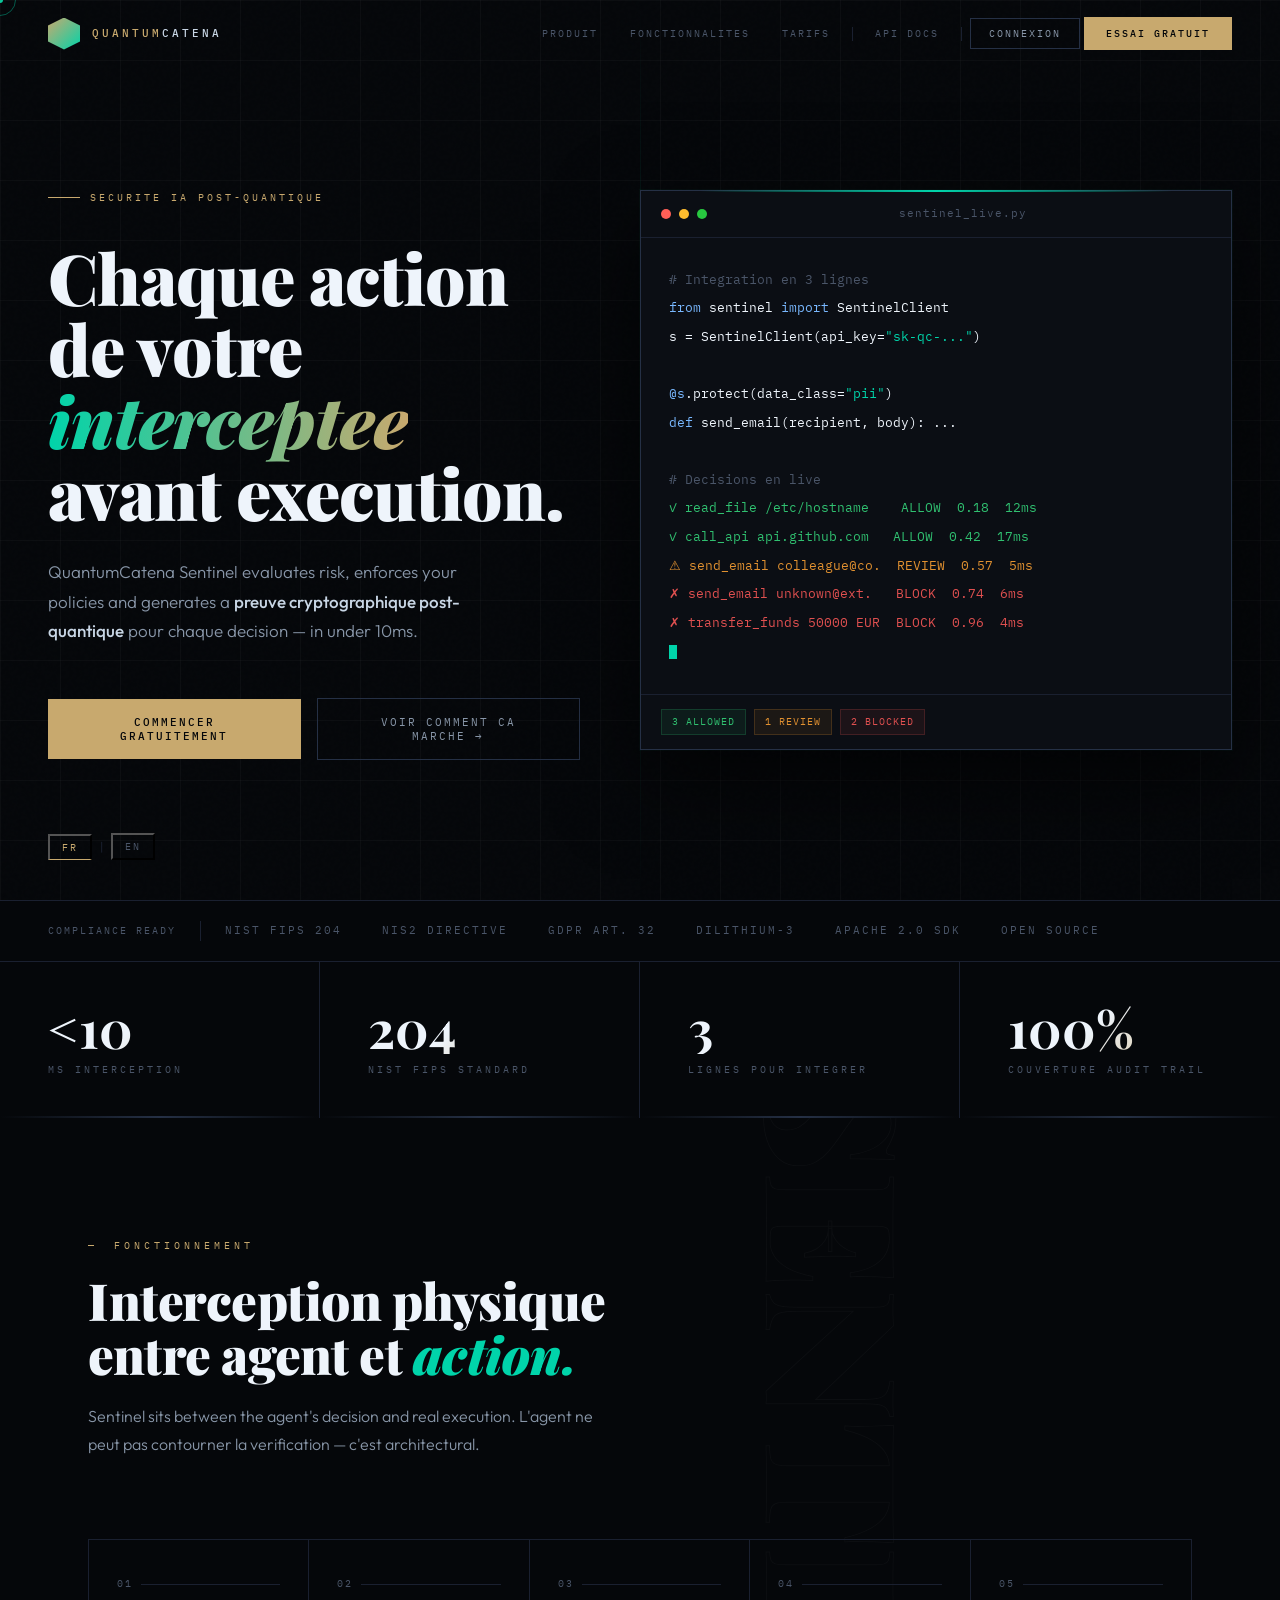
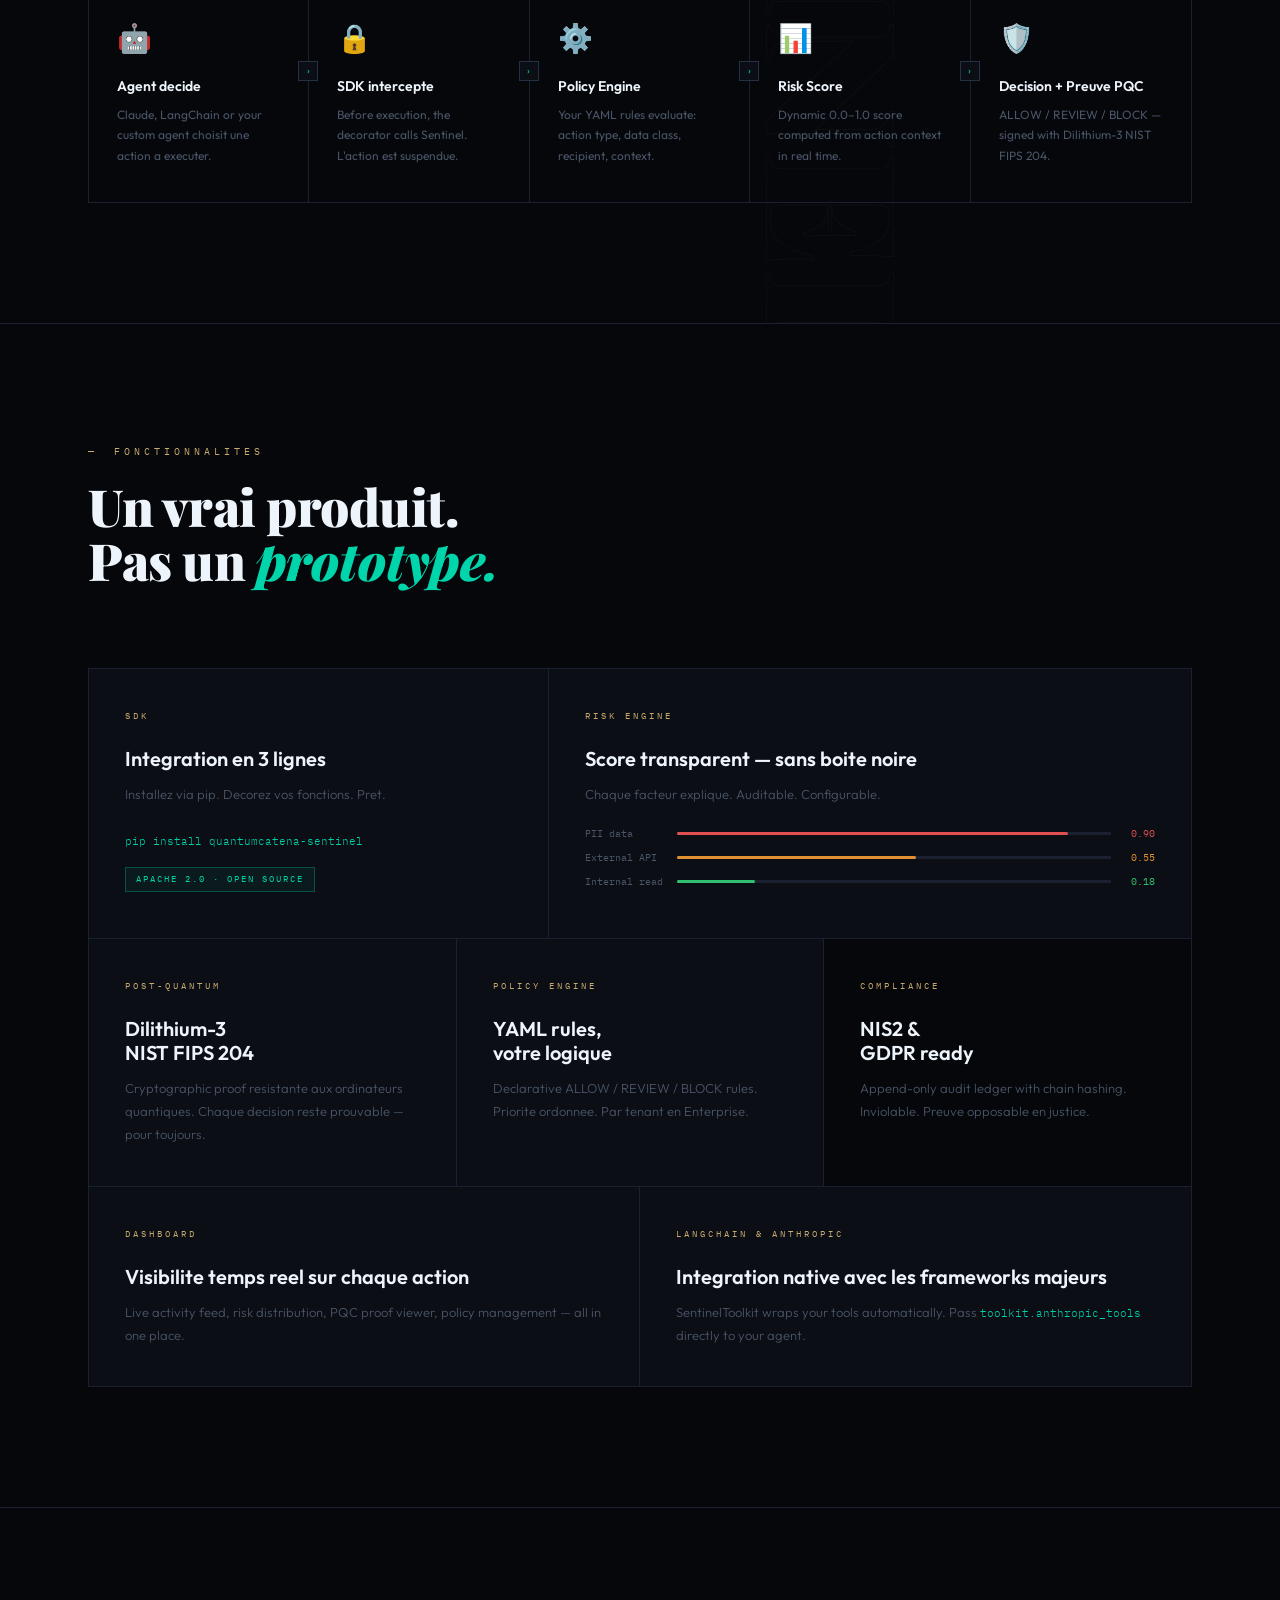
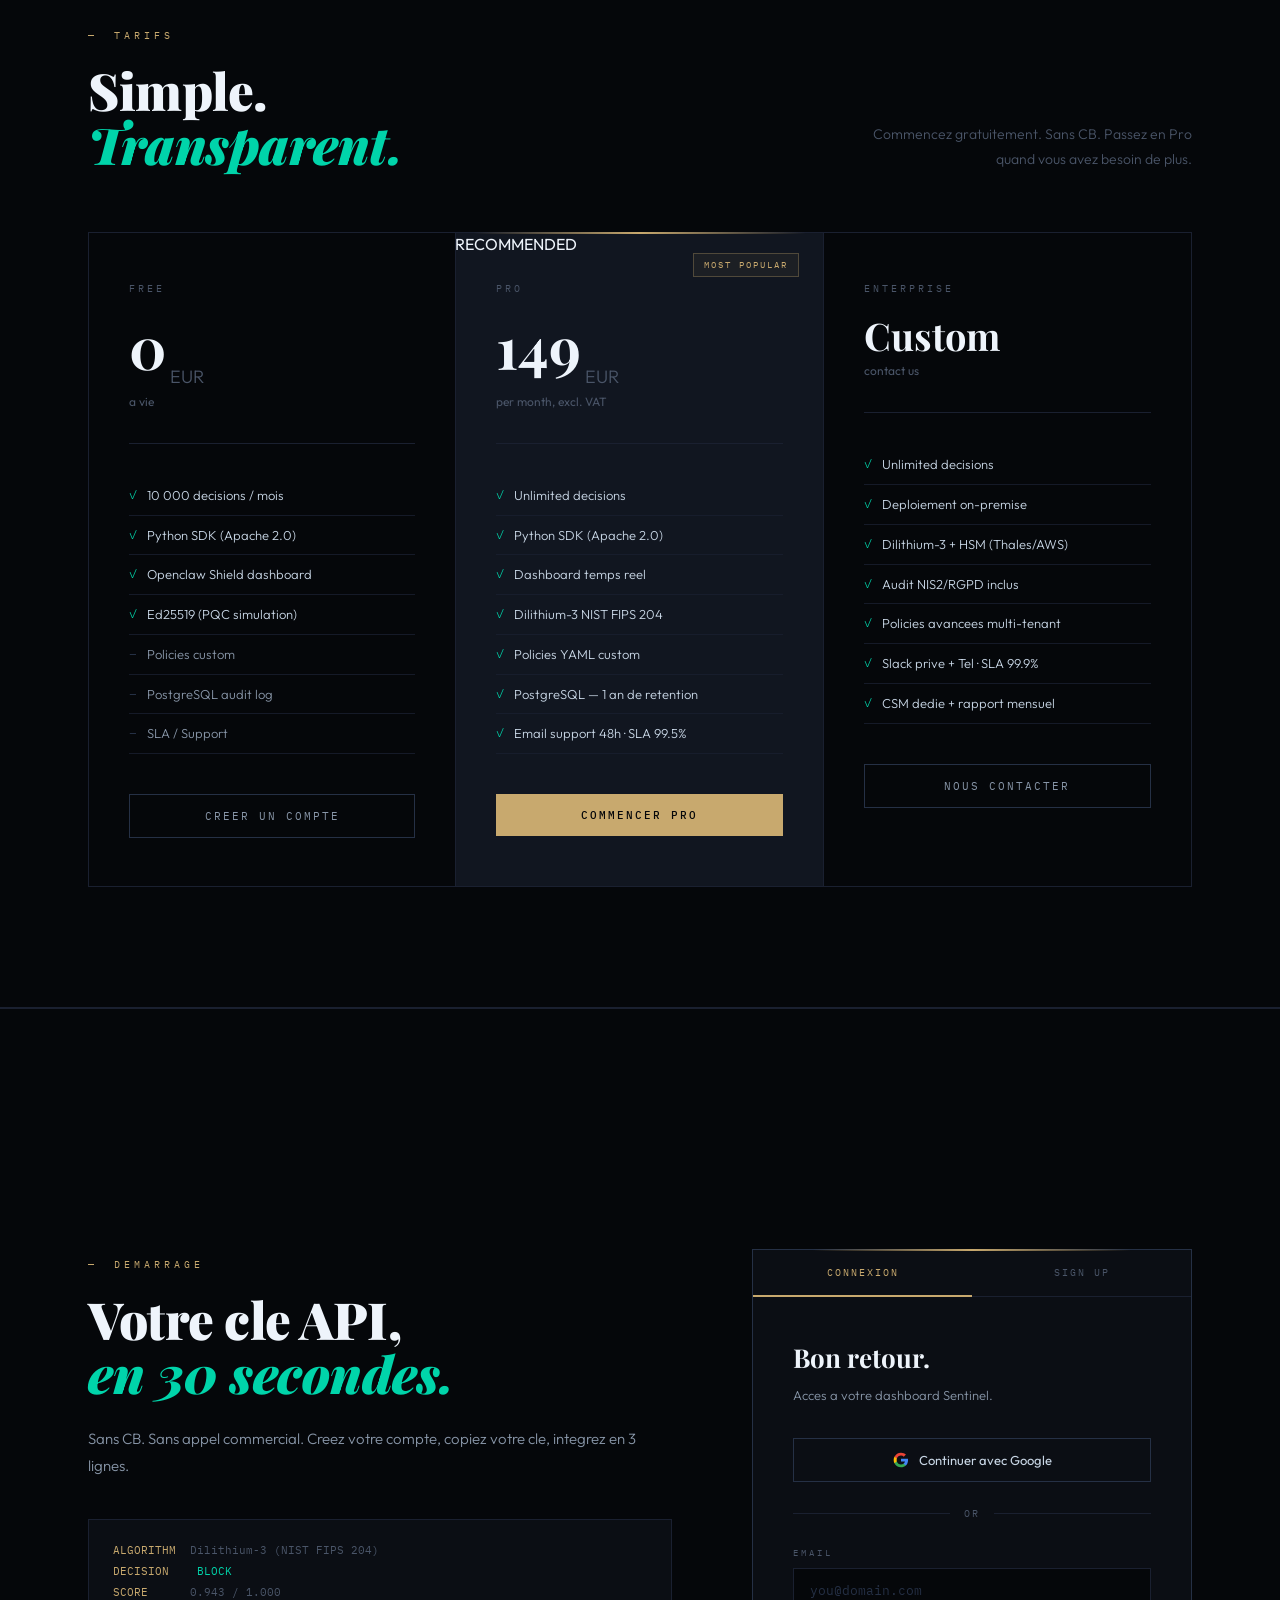
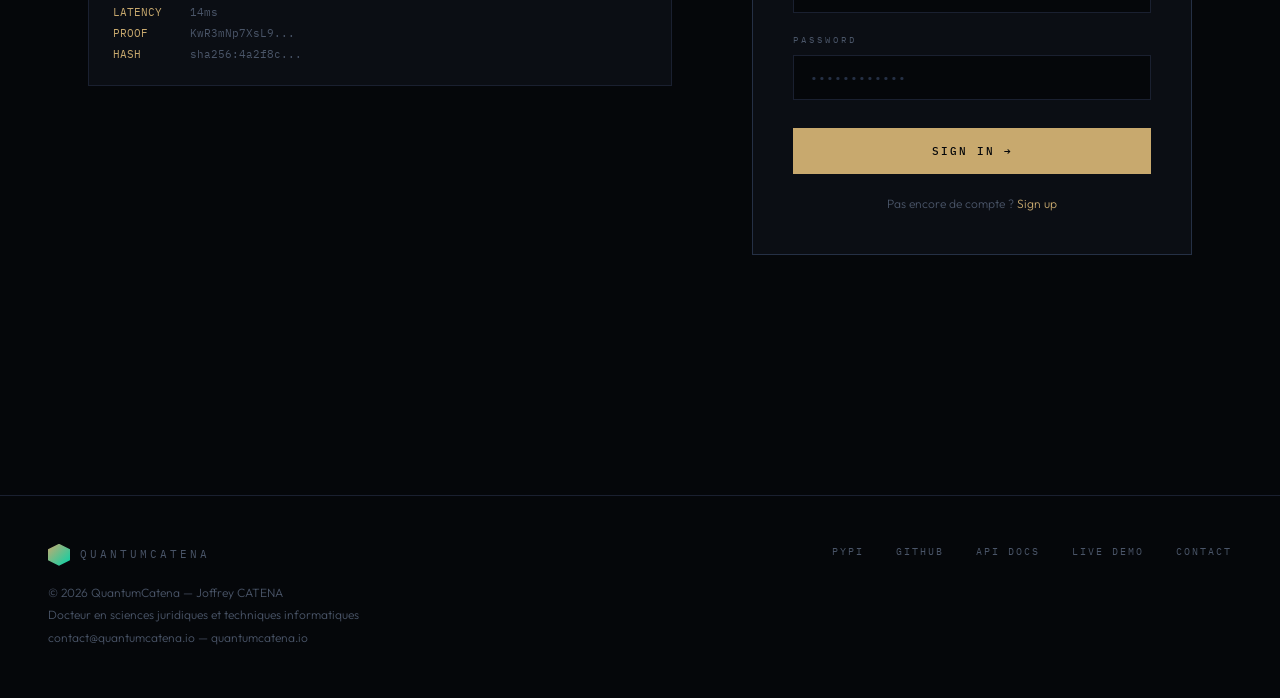
<file: public/index_fr.html>
<!DOCTYPE html>
<html lang="fr">
<head>
<meta charset="UTF-8">
<meta name="viewport" content="width=device-width, initial-scale=1.0">
<title>QuantumCatena Sentinel — Securite post-quantique pour agents IA</title>
<meta name="description" content="Intercept, evaluate and audit every AI agent action with preuve cryptographique post-quantique. NIS2 ready. NIST FIPS 204.">
<link rel="preconnect" href="https://fonts.googleapis.com">
<link href="https://fonts.googleapis.com/css2?family=Playfair+Display:wght@400;700;900&family=IBM+Plex+Mono:wght@400;500&family=Outfit:wght@300;400;500;600&display=swap" rel="stylesheet">
<style>
/* ─── TOKENS ─────────────────────────────────────────────────── */
:root {
  --ink:     #05070A;
  --ink2:    #0B0E14;
  --ink3:    #111620;
  --line:    #1A2030;
  --line2:   #253045;
  --dim:     #4A5568;
  --mid:     #8896A8;
  --light:   #C8D6E5;
  --white:   #EEF4FB;
  --gold:    #C8A96E;
  --gold2:   #E8C980;
  --teal:    #00D4AA;
  --teal2:   #00F0C0;
  --red:     #E05050;
  --amber:   #E09030;
  --green:   #30C070;
  --display: 'Playfair Display', Georgia, serif;
  --mono:    'IBM Plex Mono', monospace;
  --body:    'Outfit', sans-serif;
}

/* ─── RESET ──────────────────────────────────────────────────── */
*, *::before, *::after { margin:0; padding:0; box-sizing:border-box; }
html { scroll-behavior:smooth; font-size:16px; }
body {
  background: var(--ink);
  color: var(--white);
  font-family: var(--body);
  font-weight: 400;
  line-height: 1.6;
  overflow-x: hidden;
  cursor: none;
}

/* ─── CUSTOM CURSOR ──────────────────────────────────────────── */
.cursor {
  position: fixed; top:0; left:0; pointer-events: none; z-index: 9999;
  mix-blend-mode: difference;
}
.cursor-dot {
  width: 6px; height: 6px; background: var(--teal); border-radius: 50%;
  transform: translate(-50%,-50%);
  transition: transform .1s ease;
}
.cursor-ring {
  position: fixed; top:0; left:0; pointer-events: none; z-index: 9998;
  width: 32px; height: 32px;
  border: 1px solid rgba(0,212,170,.4); border-radius: 50%;
  transform: translate(-50%,-50%);
  transition: transform .12s ease, width .2s, height .2s, border-color .2s;
}
body:hover .cursor-ring { border-color: rgba(0,212,170,.6); }

/* ─── NOISE OVERLAY ──────────────────────────────────────────── */
body::before {
  content: '';
  position: fixed; inset: 0; z-index: 1; pointer-events: none;
  background-image: url("data:image/svg+xml,%3Csvg viewBox='0 0 256 256' xmlns='http://www.w3.org/2000/svg'%3E%3Cfilter id='noise'%3E%3CfeTurbulence type='fractalNoise' baseFrequency='0.9' numOctaves='4' stitchTiles='stitch'/%3E%3C/filter%3E%3Crect width='100%25' height='100%25' filter='url(%23noise)' opacity='0.03'/%3E%3C/svg%3E");
  opacity: .4;
}

/* ─── HEADER ─────────────────────────────────────────────────── */
header {
  position: fixed; top:0; left:0; right:0; z-index: 100;
  display: flex; align-items: center; justify-content: space-between;
  padding: 0 48px; height: 68px;
  border-bottom: 1px solid transparent;
  transition: border-color .4s, background .4s, backdrop-filter .4s;
}
header.scrolled {
  border-color: var(--line);
  background: rgba(5,7,10,.88);
  backdrop-filter: blur(20px);
}
.logo {
  display: flex; align-items: center; gap: 12px;
  text-decoration: none; cursor: none;
}
.logo-mark {
  position: relative; width: 32px; height: 32px;
}
.logo-hex {
  width: 32px; height: 32px;
  clip-path: polygon(50% 0%,100% 25%,100% 75%,50% 100%,0% 75%,0% 25%);
  background: linear-gradient(135deg, var(--gold), var(--teal));
}
.logo-text {
  font-family: var(--mono); font-size: 11px; font-weight: 500;
  color: var(--light); letter-spacing: 3px; text-transform: uppercase;
}
.logo-text span { color: var(--gold); }
nav { display: flex; align-items: center; gap: 4px; }
.nav-a {
  font-family: var(--mono); font-size: 10px; letter-spacing: 2px;
  color: var(--dim); text-decoration: none; padding: 8px 14px;
  transition: color .2s; text-transform: uppercase; cursor: none;
}
.nav-a:hover { color: var(--light); }
.nav-divider { width: 1px; height: 14px; background: var(--line); margin: 0 4px; }
.btn-signin {
  font-family: var(--mono); font-size: 10px; letter-spacing: 2px;
  color: var(--mid); background: none; border: 1px solid var(--line2);
  padding: 8px 18px; cursor: none; transition: all .2s; text-transform: uppercase;
}
.btn-signin:hover { color: var(--white); border-color: var(--mid); }
.btn-cta {
  font-family: var(--mono); font-size: 10px; letter-spacing: 2px; font-weight: 500;
  color: var(--ink); background: var(--gold); border: none;
  padding: 10px 22px; cursor: none; transition: all .25s; text-transform: uppercase;
  position: relative; overflow: hidden;
}
.btn-cta::after {
  content: ''; position: absolute; inset:0;
  background: linear-gradient(135deg, transparent 40%, rgba(255,255,255,.15));
  opacity:0; transition: opacity .2s;
}
.btn-cta:hover { background: var(--gold2); }
.btn-cta:hover::after { opacity:1; }

/* ─── HERO ───────────────────────────────────────────────────── */
.hero {
  position: relative; min-height: 100vh;
  display: grid; grid-template-columns: 1fr 1fr;
  align-items: center; overflow: hidden;
  padding: 120px 48px 80px;
}

/* Animated grid bg */
.hero-grid {
  position: absolute; inset: 0; overflow: hidden; pointer-events: none;
}
.hero-grid svg {
  position: absolute; inset: 0; width: 100%; height: 100%; opacity: .12;
}

/* Glowing accent line */
.hero-line {
  position: absolute; top: 0; left: 50%; width: 1px; height: 100%;
  background: linear-gradient(180deg, transparent, var(--teal), transparent);
  opacity: .15;
}

.hero-left { position: relative; z-index: 2; padding-right: 60px; }

.eyebrow {
  display: inline-flex; align-items: center; gap: 10px; margin-bottom: 36px;
  font-family: var(--mono); font-size: 10px; letter-spacing: 3px;
  color: var(--gold); text-transform: uppercase;
  opacity: 0; animation: reveal-up .8s .2s ease forwards;
}
.eyebrow-line { width: 32px; height: 1px; background: var(--gold); }

.hero-h1 {
  font-family: var(--display);
  font-size: clamp(42px, 5.5vw, 80px);
  font-weight: 900;
  line-height: 1.02;
  letter-spacing: -1px;
  color: var(--white);
  margin-bottom: 28px;
  opacity: 0; animation: reveal-up .9s .35s ease forwards;
}
.hero-h1 em {
  font-style: italic;
  background: linear-gradient(90deg, var(--teal), var(--gold));
  -webkit-background-clip: text; -webkit-text-fill-color: transparent;
  background-clip: text;
}

.hero-sub {
  font-size: 17px; font-weight: 300; color: var(--mid); line-height: 1.75;
  max-width: 460px; margin-bottom: 52px;
  opacity: 0; animation: reveal-up .9s .5s ease forwards;
}
.hero-sub strong { color: var(--light); font-weight: 500; }

.hero-actions {
  display: flex; align-items: center; gap: 16px;
  opacity: 0; animation: reveal-up .9s .65s ease forwards;
}
.btn-hero-primary {
  background: var(--gold); color: var(--ink); border: none;
  font-family: var(--mono); font-size: 11px; font-weight: 500;
  letter-spacing: 2px; text-transform: uppercase;
  padding: 16px 36px; cursor: none; transition: all .3s;
  position: relative;
}
.btn-hero-primary:hover { background: var(--gold2); transform: translateY(-2px); box-shadow: 0 12px 40px rgba(200,169,110,.25); }
.btn-hero-ghost {
  background: none; color: var(--mid); border: 1px solid var(--line2);
  font-family: var(--mono); font-size: 11px; letter-spacing: 2px;
  text-transform: uppercase; padding: 16px 32px; cursor: none; transition: all .3s;
}
.btn-hero-ghost:hover { color: var(--light); border-color: var(--dim); }

/* Lang switcher */
.lang-switch {
  position: absolute; bottom: 40px; left: 48px; z-index:2;
  display: flex; gap: 8px; align-items: center;
  opacity: 0; animation: reveal-up .8s .8s ease forwards;
}
.lang-btn {
  font-family: var(--mono); font-size: 10px; letter-spacing: 2px;
  padding: 5px 12px; background: none; cursor: none; transition: all .2s;
  text-transform: uppercase;
}
.lang-btn.active { color: var(--gold); border-bottom: 1px solid var(--gold); }
.lang-btn:not(.active) { color: var(--dim); }
.lang-btn:not(.active):hover { color: var(--mid); }

/* Hero right — terminal */
.hero-right {
  position: relative; z-index: 2;
  opacity: 0; animation: reveal-right 1s .5s ease forwards;
}
@keyframes reveal-right { from{opacity:0;transform:translateX(30px)} to{opacity:1;transform:translateX(0)} }

.terminal-card {
  background: var(--ink2);
  border: 1px solid var(--line2);
  box-shadow: 0 32px 80px rgba(0,0,0,.6), 0 0 0 1px rgba(0,212,170,.04);
  position: relative;
}
.terminal-card::before {
  content: ''; position: absolute; top:-1px; left:0; right:0; height:2px;
  background: linear-gradient(90deg, transparent 10%, var(--teal) 50%, transparent 90%);
}
.t-bar {
  display: flex; align-items: center; padding: 14px 20px;
  border-bottom: 1px solid var(--line); gap: 8px;
}
.t-dot { width: 10px; height: 10px; border-radius: 50%; }
.t-dot.r { background: #FF5F57; } .t-dot.y { background: #FEBC2E; } .t-dot.g { background: #28C840; }
.t-title { font-family: var(--mono); font-size: 11px; color: var(--dim); margin: 0 auto; letter-spacing: 1px; }
.t-body { padding: 28px 28px; font-family: var(--mono); font-size: 13px; line-height: 2.2; }
.tc { color: var(--dim); }
.tk { color: #79B8FF; }
.ts { color: var(--teal); }
.tg { color: var(--green); }
.ta { color: var(--amber); }
.tr { color: var(--red); }
.tl { display: block; }

/* Typing cursor */
.t-cursor { display: inline-block; width: 8px; height: 14px; background: var(--teal); animation: blink .9s infinite; vertical-align: middle; }
@keyframes blink { 0%,49%{opacity:1} 50%,100%{opacity:0} }

/* Counter badges on terminal */
.t-badges {
  display: flex; gap: 8px; padding: 14px 20px;
  border-top: 1px solid var(--line);
}
.t-badge {
  font-family: var(--mono); font-size: 10px; letter-spacing: 1px;
  padding: 4px 10px;
}
.t-badge.ok { color: var(--green); background: rgba(48,192,112,.08); border: 1px solid rgba(48,192,112,.2); }
.t-badge.warn { color: var(--amber); background: rgba(224,144,48,.08); border: 1px solid rgba(224,144,48,.2); }
.t-badge.block { color: var(--red); background: rgba(224,80,80,.08); border: 1px solid rgba(224,80,80,.2); }

/* ─── LOGOS / TRUST ──────────────────────────────────────────── */
.trust-bar {
  border-top: 1px solid var(--line); border-bottom: 1px solid var(--line);
  padding: 20px 48px;
  display: flex; align-items: center; gap: 24px; overflow: hidden;
}
.trust-label { font-family: var(--mono); font-size: 10px; letter-spacing: 2px; color: var(--dim); white-space: nowrap; flex-shrink: 0; }
.trust-divider { width: 1px; height: 20px; background: var(--line); flex-shrink: 0; }
.trust-items { display: flex; gap: 40px; align-items: center; }
.trust-item { font-family: var(--mono); font-size: 11px; color: var(--dim); letter-spacing: 2px; white-space: nowrap; }

/* ─── STATS STRIP ────────────────────────────────────────────── */
.stats-strip {
  display: grid; grid-template-columns: repeat(4, 1fr);
}
.stat-cell {
  padding: 40px 48px; border-right: 1px solid var(--line);
  position: relative; overflow: hidden;
}
.stat-cell:last-child { border-right: none; }
.stat-cell::after {
  content: ''; position: absolute; bottom: 0; left: 0; right: 0; height: 2px;
  background: linear-gradient(90deg, transparent, var(--line2), transparent);
}
.stat-num {
  font-family: var(--display); font-size: 52px; font-weight: 700;
  color: var(--white); line-height: 1; margin-bottom: 8px;
  background: linear-gradient(135deg, var(--white) 40%, var(--gold));
  -webkit-background-clip: text; -webkit-text-fill-color: transparent;
  background-clip: text;
}
.stat-lbl { font-family: var(--mono); font-size: 10px; letter-spacing: 3px; color: var(--dim); text-transform: uppercase; }

/* ─── SECTION WRAPPER ────────────────────────────────────────── */
.wrap { max-width: 1200px; margin: 0 auto; padding: 0 48px; }

/* ─── HOW IT WORKS ───────────────────────────────────────────── */
.section-how {
  padding: 120px 0; border-bottom: 1px solid var(--line);
  position: relative; overflow: hidden;
}
.section-how::before {
  content: 'SENTINEL'; position: absolute; right: -20px; top: 50%;
  transform: translateY(-50%) rotate(90deg);
  font-family: var(--display); font-size: 180px; font-weight: 900;
  color: transparent; -webkit-text-stroke: 1px rgba(255,255,255,.03);
  pointer-events: none; white-space: nowrap;
}

.section-label {
  font-family: var(--mono); font-size: 10px; letter-spacing: 4px;
  color: var(--gold); text-transform: uppercase; margin-bottom: 20px;
  display: flex; align-items: center; gap: 16px;
}
.section-label::before { content: '—'; }

.section-title {
  font-family: var(--display); font-size: clamp(32px, 4vw, 58px);
  font-weight: 900; line-height: 1.05; letter-spacing: -.5px;
  color: var(--white); margin-bottom: 20px;
}
.section-title em { font-style: italic; color: var(--teal); }

.section-sub { font-size: 16px; font-weight: 300; color: var(--mid); line-height: 1.8; max-width: 520px; }

/* Flow steps */
.how-grid {
  display: grid; grid-template-columns: repeat(5,1fr);
  gap: 0; margin-top: 80px;
  border: 1px solid var(--line);
}
.how-step {
  padding: 36px 28px; border-right: 1px solid var(--line);
  position: relative; transition: background .3s;
}
.how-step:last-child { border-right: none; }
.how-step:hover { background: rgba(255,255,255,.02); }
.how-n {
  font-family: var(--mono); font-size: 10px; color: var(--dim);
  letter-spacing: 2px; margin-bottom: 24px; display: flex; align-items: center; gap: 8px;
}
.how-n::after { content: ''; flex: 1; height: 1px; background: var(--line); }
.how-icon { font-size: 28px; margin-bottom: 16px; display: block; }
.how-step h4 { font-size: 14px; font-weight: 600; color: var(--white); margin-bottom: 10px; line-height: 1.3; }
.how-step p { font-size: 12px; color: var(--dim); line-height: 1.7; }
.how-arrow {
  position: absolute; right: -10px; top: 50%; transform: translateY(-50%);
  width: 20px; height: 20px; background: var(--ink2); border: 1px solid var(--line2);
  display: flex; align-items: center; justify-content: center;
  font-size: 10px; color: var(--teal); z-index: 2;
}

/* ─── FEATURES BENTO ─────────────────────────────────────────── */
.section-features { padding: 120px 0; border-bottom: 1px solid var(--line); }
.bento {
  display: grid;
  grid-template-columns: repeat(12, 1fr);
  grid-template-rows: auto;
  gap: 1px; background: var(--line);
  border: 1px solid var(--line);
  margin-top: 80px;
}
.bento-cell {
  background: var(--ink2); padding: 40px 36px;
  position: relative; overflow: hidden; transition: background .3s;
}
.bento-cell:hover { background: var(--ink3); }
.bento-cell.span-5 { grid-column: span 5; }
.bento-cell.span-7 { grid-column: span 7; }
.bento-cell.span-4 { grid-column: span 4; }
.bento-cell.span-8 { grid-column: span 8; }
.bento-cell.span-6 { grid-column: span 6; }
.bento-cell.dark { background: var(--ink); }

.cell-tag {
  font-family: var(--mono); font-size: 9px; letter-spacing: 3px; color: var(--gold);
  text-transform: uppercase; margin-bottom: 24px; display: block;
}
.cell-title { font-size: 20px; font-weight: 600; color: var(--white); margin-bottom: 12px; line-height: 1.2; }
.cell-body { font-size: 13px; font-weight: 300; color: var(--dim); line-height: 1.75; }
.cell-accent { color: var(--teal); }
.cell-badge {
  display: inline-block; font-family: var(--mono); font-size: 9px;
  letter-spacing: 2px; padding: 4px 10px; margin-top: 16px;
  border: 1px solid rgba(0,212,170,.3); color: var(--teal); background: rgba(0,212,170,.06);
}

/* Risk viz in bento */
.risk-bar-row { display: flex; align-items: center; gap: 12px; margin: 8px 0; }
.risk-bar-label { font-family: var(--mono); font-size: 10px; color: var(--dim); width: 80px; flex-shrink: 0; }
.risk-bar-track { flex:1; height: 3px; background: var(--line); }
.risk-bar-fill { height: 100%; border-radius: 2px; }
.risk-bar-val { font-family: var(--mono); font-size: 10px; color: var(--mid); width: 32px; text-align: right; }

/* ─── PRICING ────────────────────────────────────────────────── */
.section-pricing { padding: 120px 0; border-bottom: 1px solid var(--line); }
.pricing-header { display: flex; justify-content: space-between; align-items: flex-end; margin-bottom: 60px; }
.pricing-grid {
  display: grid; grid-template-columns: 1fr 1fr 1fr;
  border: 1px solid var(--line);
}
.plan {
  padding: 48px 40px; border-right: 1px solid var(--line);
  position: relative; transition: background .3s;
}
.plan:last-child { border-right: none; }
.plan.featured {
  background: var(--ink3);
}
.plan.featured::before {
  content: 'RECOMMENDED';
  position: absolute; top: -1px; left: -1px; right: -1px; height: 2px;
  background: linear-gradient(90deg, transparent 5%, var(--gold) 50%, transparent 95%);
}
.plan.featured::after {
  content: 'MOST POPULAR';
  position: absolute; top: 20px; right: 24px;
  font-family: var(--mono); font-size: 9px; letter-spacing: 2px;
  color: var(--gold); border: 1px solid rgba(200,169,110,.3);
  padding: 4px 10px; background: rgba(200,169,110,.06);
}
.plan-tier { font-family: var(--mono); font-size: 10px; letter-spacing: 3px; color: var(--dim); margin-bottom: 20px; }
.plan-price {
  font-family: var(--display); font-size: 58px; font-weight: 700;
  line-height: 1; margin-bottom: 6px; color: var(--white);
}
.plan-price sub { font-size: 18px; color: var(--dim); font-family: var(--body); font-weight: 300; }
.plan-cycle { font-size: 12px; color: var(--dim); margin-bottom: 32px; }
.plan-divider { height: 1px; background: var(--line); margin-bottom: 32px; }
.plan-features { list-style: none; margin-bottom: 40px; }
.plan-features li {
  padding: 9px 0; border-bottom: 1px solid rgba(26,32,48,.8);
  font-size: 13px; font-weight: 300; color: var(--mid);
  display: flex; align-items: flex-start; gap: 10px;
}
.plan-features li.inc { color: var(--light); }
.plan-features li::before { content: '–'; color: var(--line2); font-family: var(--mono); flex-shrink:0; }
.plan-features li.inc::before { content: '✓'; color: var(--teal); }
.plan-btn {
  width: 100%; padding: 14px; font-family: var(--mono); font-size: 11px;
  letter-spacing: 2px; text-transform: uppercase; cursor: none; transition: all .3s;
}
.plan-btn.outline { background: none; border: 1px solid var(--line2); color: var(--mid); }
.plan-btn.outline:hover { border-color: var(--mid); color: var(--white); }
.plan-btn.gold { background: var(--gold); border: none; color: var(--ink); font-weight: 500; }
.plan-btn.gold:hover { background: var(--gold2); }
.plan-btn.ghost { background: none; border: 1px solid var(--line2); color: var(--mid); }
.plan-btn.ghost:hover { border-color: var(--gold); color: var(--gold); }

/* ─── FORM SECTION ───────────────────────────────────────────── */
.section-form {
  padding: 120px 0;
  display: flex; align-items: flex-start; gap: 80px;
}
.form-left { flex: 1; padding-top: 8px; }
.form-left .section-title { margin-bottom: 24px; }
.form-left p { font-size: 15px; font-weight: 300; color: var(--mid); line-height: 1.8; margin-bottom: 40px; }
.proof-snippet {
  background: var(--ink2); border: 1px solid var(--line); padding: 20px 24px;
  font-family: var(--mono); font-size: 11px; color: var(--dim); line-height: 1.9;
}
.proof-snippet .ps { color: var(--teal); } .proof-snippet .pd { color: var(--gold); }

.form-right { width: 440px; flex-shrink: 0; }
.form-card {
  background: var(--ink2); border: 1px solid var(--line2);
  position: relative;
}
.form-card::before {
  content: ''; position: absolute; top:-1px; left:60px; right:60px; height:2px;
  background: linear-gradient(90deg, transparent, var(--gold), transparent);
}
.form-tabs { display: flex; border-bottom: 1px solid var(--line); }
.ftab {
  flex:1; padding: 16px; background: none; border: none;
  border-bottom: 2px solid transparent; margin-bottom: -1px;
  font-family: var(--mono); font-size: 10px; letter-spacing: 2px;
  color: var(--dim); cursor: none; transition: all .25s; text-transform: uppercase;
}
.ftab.on { color: var(--gold); border-bottom-color: var(--gold); }
.form-body { padding: 40px; }
.form-h { font-family: var(--display); font-size: 26px; font-weight: 700; margin-bottom: 6px; }
.form-sh { font-size: 13px; font-weight: 300; color: var(--mid); margin-bottom: 32px; }

.btn-google {
  width: 100%; background: none; border: 1px solid var(--line2); color: var(--light);
  font-family: var(--body); font-size: 13px; font-weight: 400;
  padding: 13px 20px; cursor: none; display: flex; align-items: center;
  justify-content: center; gap: 10px; transition: all .2s; margin-bottom: 24px;
}
.btn-google:hover { background: rgba(255,255,255,.03); border-color: var(--dim); }

.divider-or { display: flex; align-items: center; gap: 14px; margin-bottom: 24px; }
.div-l { flex:1; height:1px; background: var(--line); }
.div-t { font-family: var(--mono); font-size: 10px; color: var(--dim); letter-spacing: 2px; }

.field { margin-bottom: 20px; }
.field label {
  display: block; font-family: var(--mono); font-size: 9px;
  letter-spacing: 3px; color: var(--dim); text-transform: uppercase; margin-bottom: 8px;
}
.field input {
  width: 100%; background: var(--ink); border: 1px solid var(--line); color: var(--white);
  font-family: var(--mono); font-size: 13px; padding: 13px 16px; outline: none;
  transition: border-color .2s; caret-color: var(--teal);
}
.field input:focus { border-color: var(--gold); background: rgba(5,7,10,.8); }
.field input::placeholder { color: var(--line2); }

.btn-submit {
  width: 100%; background: var(--gold); color: var(--ink); border: none;
  font-family: var(--mono); font-size: 11px; font-weight: 500;
  letter-spacing: 2px; text-transform: uppercase; padding: 16px; cursor: none;
  transition: all .25s; margin-top: 8px; position: relative; overflow: hidden;
}
.btn-submit:hover { background: var(--gold2); }
.form-note { margin-top: 20px; text-align: center; font-size: 12px; font-weight: 300; color: var(--dim); }
.form-note a { color: var(--gold); text-decoration: none; cursor: none; }
.form-tc { font-size: 11px; color: var(--line2); text-align: center; margin-top: 12px; line-height: 1.6; }
.form-tc a { color: var(--dim); }

.err-msg {
  background: rgba(224,80,80,.08); border: 1px solid rgba(224,80,80,.2);
  color: var(--red); font-family: var(--mono); font-size: 11px;
  padding: 12px 16px; margin-bottom: 20px; display: none; letter-spacing: .5px;
}
.err-msg.on { display: block; }

/* Success */
.success-wrap { padding: 40px; text-align: center; }
.success-icon { font-size: 56px; margin-bottom: 24px; display: block; }
.api-key-wrap {
  background: var(--ink); border: 1px solid rgba(0,212,170,.25);
  padding: 16px 20px; margin: 24px 0;
  display: flex; align-items: center; gap: 12px;
}
.api-key-val { font-family: var(--mono); font-size: 12px; color: var(--teal); flex:1; word-break: break-all; text-align: left; letter-spacing: .5px; }
.copy-btn {
  background: none; border: 1px solid var(--line2); color: var(--dim);
  font-family: var(--mono); font-size: 9px; letter-spacing: 2px;
  padding: 7px 14px; cursor: none; transition: all .2s; white-space: nowrap;
}
.copy-btn:hover { border-color: var(--teal); color: var(--teal); }
.key-warn { font-family: var(--mono); font-size: 10px; color: var(--amber); letter-spacing: 1px; margin-bottom: 28px; }

/* Tab visibility */
.tab-panel { display: none; }
.tab-panel.on { display: block; }

/* ─── FOOTER ─────────────────────────────────────────────────── */
footer {
  border-top: 1px solid var(--line); padding: 48px;
  display: grid; grid-template-columns: 1fr auto;
  align-items: start; gap: 48px;
}
.footer-brand { margin-bottom: 16px; display: flex; align-items: center; gap: 10px; }
.footer-brand .logo-hex { width: 22px; height: 22px; }
.footer-brand-name { font-family: var(--mono); font-size: 11px; color: var(--dim); letter-spacing: 3px; }
.footer-copy { font-size: 12px; font-weight: 300; color: var(--dim); line-height: 1.9; }
.footer-links { display: flex; gap: 32px; flex-wrap: wrap; align-items: center; }
.footer-links a { font-family: var(--mono); font-size: 10px; letter-spacing: 2px; color: var(--dim); text-decoration: none; text-transform: uppercase; transition: color .2s; cursor: none; }
.footer-links a:hover { color: var(--gold); }

/* ─── ANIMATIONS ─────────────────────────────────────────────── */
@keyframes reveal-up { from{opacity:0;transform:translateY(24px)} to{opacity:1;transform:translateY(0)} }

.reveal {
  opacity: 0; transform: translateY(20px);
  transition: opacity .7s ease, transform .7s ease;
}
.reveal.visible { opacity: 1; transform: translateY(0); }

/* ─── LOADING ─────────────────────────────────────────────────── */
.loading {
  position: fixed; inset: 0; background: var(--ink); z-index: 9990;
  display: flex; align-items: center; justify-content: center;
  flex-direction: column; gap: 20px;
  transition: opacity .5s .2s ease;
}
.loading.gone { opacity: 0; pointer-events: none; }
.loading-hex {
  width: 48px; height: 48px;
  clip-path: polygon(50% 0%,100% 25%,100% 75%,50% 100%,0% 75%,0% 25%);
  background: linear-gradient(135deg, var(--gold), var(--teal));
  animation: spin 2s linear infinite;
}
@keyframes spin { to{transform:rotate(360deg)} }
.loading-txt { font-family: var(--mono); font-size: 10px; color: var(--dim); letter-spacing: 4px; }

/* ─── SPINNER ─────────────────────────────────────────────────── */
.spinner-overlay {
  display: none; position: fixed; inset:0;
  background: rgba(5,7,10,.8); backdrop-filter: blur(8px);
  z-index: 500; align-items: center; justify-content: center; flex-direction: column; gap: 16px;
}
.spinner-overlay.on { display: flex; }
.spin-ring {
  width: 44px; height: 44px; border-radius: 50%;
  border: 2px solid var(--line2); border-top-color: var(--gold);
  animation: spin .8s linear infinite;
}
.spin-txt { font-family: var(--mono); font-size: 10px; color: var(--dim); letter-spacing: 3px; }

/* ─── RESPONSIVE ─────────────────────────────────────────────── */
@media (max-width: 1024px) {
  .hero { grid-template-columns: 1fr; padding: 120px 32px 80px; }
  .hero-right { display: none; }
  .how-grid { grid-template-columns: repeat(3,1fr); }
  .how-step:nth-child(3) { border-right: none; }
  .how-step:nth-child(4), .how-step:nth-child(5) { border-top: 1px solid var(--line); }
  .bento-cell.span-5,.bento-cell.span-7,.bento-cell.span-4,.bento-cell.span-8,.bento-cell.span-6 { grid-column: span 12; }
  .pricing-grid { grid-template-columns: 1fr; }
  .plan { border-right: none; border-bottom: 1px solid var(--line); }
  .section-form { flex-direction: column; }
  .form-right { width: 100%; }
  .stats-strip { grid-template-columns: repeat(2,1fr); }
  .stat-cell:nth-child(2) { border-right: none; }
  .stat-cell:nth-child(3) { border-top: 1px solid var(--line); }
  header { padding: 0 24px; }
  nav .nav-a { display: none; }
}
@media (max-width: 640px) {
  .hero { padding: 100px 24px 60px; }
  .wrap { padding: 0 24px; }
  footer { grid-template-columns: 1fr; }
  .trust-bar { padding: 20px 24px; }
}
</style>
</head>
<body>

<!-- LOADING -->
<div class="loading" id="loading">
  <div class="loading-hex"></div>
  <div class="loading-txt">INITIALISATION SENTINEL</div>
</div>

<!-- CURSOR -->
<div class="cursor" id="cursor"><div class="cursor-dot"></div></div>
<div class="cursor-ring" id="cursor-ring"></div>

<!-- SPINNER -->
<div class="spinner-overlay" id="spinner">
  <div class="spin-ring"></div>
  <div class="spin-txt">CONNEXION A SENTINEL...</div>
</div>

<!-- HEADER -->
<header id="header">
  <a class="logo" href="#hero">
    <div class="logo-mark"><div class="logo-hex"></div></div>
    <div class="logo-text"><span>Quantum</span>Catena</div>
  </a>
  <nav>
    <a class="nav-a" href="#how">Produit</a>
    <a class="nav-a" href="#features">Fonctionnalites</a>
    <a class="nav-a" href="#pricing">Tarifs</a>
    <div class="nav-divider"></div>
    <a class="nav-a" href="https://sentinel-t26z.onrender.com/docs" target="_blank">API Docs</a>
    <div class="nav-divider"></div>
    <button class="btn-signin" onclick="scrollToForm('signin')">Connexion</button>
    <button class="btn-cta" onclick="scrollToForm('signup')">Essai gratuit</button>
  </nav>
</header>

<!-- HERO -->
<section class="hero" id="hero">
  <div class="hero-grid">
    <svg xmlns="http://www.w3.org/2000/svg"><defs><pattern id="g" width="60" height="60" patternUnits="userSpaceOnUse"><path d="M 60 0 L 0 0 0 60" fill="none" stroke="white" stroke-width=".5"/></pattern></defs><rect width="100%" height="100%" fill="url(#g)"/></svg>
  </div>
  <div class="hero-line"></div>

  <div class="hero-left">
    <div class="eyebrow"><span class="eyebrow-line"></span>Securite IA post-quantique</div>
    <h1 class="hero-h1">Chaque action de votre<br><em>interceptee</em><br>avant execution.</h1>
    <p class="hero-sub">QuantumCatena Sentinel evaluates risk, enforces your policies and generates a <strong>preuve cryptographique post-quantique</strong> pour chaque decision — in under 10ms.</p>
    <div class="hero-actions">
      <button class="btn-hero-primary" onclick="scrollToForm('signup')">Commencer gratuitement</button>
      <button class="btn-hero-ghost" onclick="document.getElementById('how').scrollIntoView({behavior:'smooth'})">Voir comment ca marche →</button>
    </div>
  </div>

  <div class="hero-right">
    <div class="terminal-card">
      <div class="t-bar">
        <div class="t-dot r"></div><div class="t-dot y"></div><div class="t-dot g"></div>
        <div class="t-title">sentinel_live.py</div>
      </div>
      <div class="t-body">
        <span class="tl"><span class="tc"># Integration en 3 lignes</span></span>
        <span class="tl"><span class="tk">from</span> sentinel <span class="tk">import</span> SentinelClient</span>
        <span class="tl">s = SentinelClient(api_key=<span class="ts">"sk-qc-..."</span>)</span>
        <span class="tl">&nbsp;</span>
        <span class="tl"><span class="tk">@s</span>.protect(data_class=<span class="ts">"pii"</span>)</span>
        <span class="tl"><span class="tk">def</span> send_email(recipient, body): ...</span>
        <span class="tl">&nbsp;</span>
        <span class="tl"><span class="tc"># Decisions en live</span></span>
        <span class="tl"><span class="tg">✓  read_file /etc/hostname &nbsp;&nbsp;&nbsp;ALLOW &nbsp;0.18 &nbsp;12ms</span></span>
        <span class="tl"><span class="tg">✓  call_api  api.github.com &nbsp;&nbsp;ALLOW &nbsp;0.42 &nbsp;17ms</span></span>
        <span class="tl"><span class="ta">⚠  send_email colleague@co. &nbsp;REVIEW &nbsp;0.57 &nbsp;5ms</span></span>
        <span class="tl"><span class="tr">✗  send_email unknown@ext. &nbsp;&nbsp;BLOCK &nbsp;0.74 &nbsp;6ms</span></span>
        <span class="tl"><span class="tr">✗  transfer_funds 50000 EUR &nbsp;BLOCK &nbsp;0.96 &nbsp;4ms</span></span>
        <span class="tl"><span class="t-cursor"></span></span>
      </div>
      <div class="t-badges">
        <span class="t-badge ok">3 ALLOWED</span>
        <span class="t-badge warn">1 REVIEW</span>
        <span class="t-badge block">2 BLOCKED</span>
      </div>
    </div>
  </div>

  <div class="lang-switch">
    <button class="lang-btn active" onclick="window.location='index_fr.html'">FR</button>
    <span style="color:var(--line);font-size:12px">|</span>
    <button class="lang-btn">EN</button>
  </div>
</section>

<!-- TRUST BAR -->
<div class="trust-bar">
  <span class="trust-label">COMPLIANCE READY</span>
  <div class="trust-divider"></div>
  <div class="trust-items">
    <span class="trust-item">NIST FIPS 204</span>
    <span class="trust-item">NIS2 DIRECTIVE</span>
    <span class="trust-item">GDPR ART. 32</span>
    <span class="trust-item">DILITHIUM-3</span>
    <span class="trust-item">APACHE 2.0 SDK</span>
    <span class="trust-item">OPEN SOURCE</span>
  </div>
</div>

<!-- STATS -->
<div class="stats-strip reveal">
  <div class="stat-cell"><div class="stat-num">&lt;10</div><div class="stat-lbl">ms interception</div></div>
  <div class="stat-cell"><div class="stat-num">204</div><div class="stat-lbl">NIST FIPS standard</div></div>
  <div class="stat-cell"><div class="stat-num">3</div><div class="stat-lbl">lignes pour integrer</div></div>
  <div class="stat-cell"><div class="stat-num">100%</div><div class="stat-lbl">couverture audit trail</div></div>
</div>

<!-- HOW IT WORKS -->
<section class="section-how" id="how">
  <div class="wrap">
    <div class="section-label reveal">Fonctionnement</div>
    <h2 class="section-title reveal">Interception physique<br>entre agent et <em>action.</em></h2>
    <p class="section-sub reveal">Sentinel sits between the agent's decision and real execution. L'agent ne peut pas contourner la verification — c'est architectural.</p>

    <div class="how-grid reveal">
      <div class="how-step">
        <div class="how-n">01</div>
        <span class="how-icon">🤖</span>
        <h4>Agent decide</h4>
        <p>Claude, LangChain or your custom agent choisit une action a executer.</p>
        <div class="how-arrow">›</div>
      </div>
      <div class="how-step">
        <div class="how-n">02</div>
        <span class="how-icon">🔒</span>
        <h4>SDK intercepte</h4>
        <p>Before execution, the decorator calls Sentinel. L'action est suspendue.</p>
        <div class="how-arrow">›</div>
      </div>
      <div class="how-step">
        <div class="how-n">03</div>
        <span class="how-icon">⚙️</span>
        <h4>Policy Engine</h4>
        <p>Your YAML rules evaluate: action type, data class, recipient, context.</p>
        <div class="how-arrow">›</div>
      </div>
      <div class="how-step">
        <div class="how-n">04</div>
        <span class="how-icon">📊</span>
        <h4>Risk Score</h4>
        <p>Dynamic 0.0–1.0 score computed from action context in real time.</p>
        <div class="how-arrow">›</div>
      </div>
      <div class="how-step">
        <div class="how-n">05</div>
        <span class="how-icon">🛡️</span>
        <h4>Decision + Preuve PQC</h4>
        <p>ALLOW / REVIEW / BLOCK — signed with Dilithium-3 NIST FIPS 204.</p>
      </div>
    </div>
  </div>
</section>

<!-- FEATURES BENTO -->
<section class="section-features" id="features">
  <div class="wrap">
    <div class="section-label reveal">Fonctionnalites</div>
    <h2 class="section-title reveal">Un vrai produit.<br>Pas un <em>prototype.</em></h2>
    <div class="bento reveal">
      <div class="bento-cell span-5">
        <span class="cell-tag">SDK</span>
        <div class="cell-title">Integration en 3 lignes</div>
        <div class="cell-body">Installez via pip. Decorez vos fonctions. Pret.<br><br><code style="font-family:var(--mono);font-size:11px;color:var(--teal)">pip install quantumcatena-sentinel</code></div>
        <span class="cell-badge">APACHE 2.0 · OPEN SOURCE</span>
      </div>
      <div class="bento-cell span-7">
        <span class="cell-tag">Risk Engine</span>
        <div class="cell-title">Score transparent — sans boite noire</div>
        <div class="cell-body" style="margin-bottom:20px">Chaque facteur explique. Auditable. Configurable.</div>
        <div class="risk-bar-row"><div class="risk-bar-label">PII data</div><div class="risk-bar-track"><div class="risk-bar-fill" style="width:90%;background:var(--red)"></div></div><div class="risk-bar-val" style="color:var(--red)">0.90</div></div>
        <div class="risk-bar-row"><div class="risk-bar-label">External API</div><div class="risk-bar-track"><div class="risk-bar-fill" style="width:55%;background:var(--amber)"></div></div><div class="risk-bar-val" style="color:var(--amber)">0.55</div></div>
        <div class="risk-bar-row"><div class="risk-bar-label">Internal read</div><div class="risk-bar-track"><div class="risk-bar-fill" style="width:18%;background:var(--green)"></div></div><div class="risk-bar-val" style="color:var(--green)">0.18</div></div>
      </div>
      <div class="bento-cell span-4">
        <span class="cell-tag">Post-Quantum</span>
        <div class="cell-title">Dilithium-3<br>NIST FIPS 204</div>
        <div class="cell-body">Cryptographic proof resistante aux ordinateurs quantiques. Chaque decision reste prouvable — pour toujours.</div>
      </div>
      <div class="bento-cell span-4">
        <span class="cell-tag">Policy Engine</span>
        <div class="cell-title">YAML rules,<br>votre logique</div>
        <div class="cell-body">Declarative ALLOW / REVIEW / BLOCK rules. Priorite ordonnee. Par tenant en Enterprise.</div>
      </div>
      <div class="bento-cell span-4 dark">
        <span class="cell-tag">Compliance</span>
        <div class="cell-title">NIS2 &amp;<br>GDPR ready</div>
        <div class="cell-body">Append-only audit ledger with chain hashing. Inviolable. Preuve opposable en justice.</div>
      </div>
      <div class="bento-cell span-6">
        <span class="cell-tag">Dashboard</span>
        <div class="cell-title">Visibilite temps reel sur chaque action</div>
        <div class="cell-body">Live activity feed, risk distribution, PQC proof viewer, policy management — all in one place.</div>
      </div>
      <div class="bento-cell span-6">
        <span class="cell-tag">LangChain &amp; Anthropic</span>
        <div class="cell-title">Integration native avec les frameworks majeurs</div>
        <div class="cell-body">SentinelToolkit wraps your tools automatically. Pass <code style="font-family:var(--mono);font-size:11px;color:var(--teal)">toolkit.anthropic_tools</code> directly to your agent.</div>
      </div>
    </div>
  </div>
</section>

<!-- PRICING -->
<section class="section-pricing" id="pricing">
  <div class="wrap">
    <div class="pricing-header reveal">
      <div>
        <div class="section-label">Tarifs</div>
        <h2 class="section-title" style="margin-bottom:0">Simple.<br><em>Transparent.</em></h2>
      </div>
      <p style="max-width:320px;font-size:14px;font-weight:300;color:var(--dim);line-height:1.8;text-align:right">Commencez gratuitement. Sans CB. Passez en Pro quand vous avez besoin de plus.</p>
    </div>
    <div class="pricing-grid reveal">
      <div class="plan">
        <div class="plan-tier">FREE</div>
        <div class="plan-price">0<sub> EUR</sub></div>
        <div class="plan-cycle">a vie</div>
        <div class="plan-divider"></div>
        <ul class="plan-features">
          <li class="inc">10 000 decisions / mois</li>
          <li class="inc">Python SDK (Apache 2.0)</li>
          <li class="inc">Openclaw Shield dashboard</li>
          <li class="inc">Ed25519 (PQC simulation)</li>
          <li>Policies custom</li>
          <li>PostgreSQL audit log</li>
          <li>SLA / Support</li>
        </ul>
        <button class="plan-btn outline" onclick="scrollToForm('signup')">Creer un compte</button>
      </div>
      <div class="plan featured">
        <div class="plan-tier">PRO</div>
        <div class="plan-price">149<sub> EUR</sub></div>
        <div class="plan-cycle">per month, excl. VAT</div>
        <div class="plan-divider"></div>
        <ul class="plan-features">
          <li class="inc">Unlimited decisions</li>
          <li class="inc">Python SDK (Apache 2.0)</li>
          <li class="inc">Dashboard temps reel</li>
          <li class="inc">Dilithium-3 NIST FIPS 204</li>
          <li class="inc">Policies YAML custom</li>
          <li class="inc">PostgreSQL — 1 an de retention</li>
          <li class="inc">Email support 48h · SLA 99.5%</li>
        </ul>
        <button class="plan-btn gold" onclick="scrollToForm('signup')">Commencer Pro</button>
      </div>
      <div class="plan">
        <div class="plan-tier">ENTERPRISE</div>
        <div class="plan-price" style="font-size:38px">Custom</div>
        <div class="plan-cycle">contact us</div>
        <div class="plan-divider"></div>
        <ul class="plan-features">
          <li class="inc">Unlimited decisions</li>
          <li class="inc">Deploiement on-premise</li>
          <li class="inc">Dilithium-3 + HSM (Thales/AWS)</li>
          <li class="inc">Audit NIS2/RGPD inclus</li>
          <li class="inc">Policies avancees multi-tenant</li>
          <li class="inc">Slack prive + Tel · SLA 99.9%</li>
          <li class="inc">CSM dedie + rapport mensuel</li>
        </ul>
        <button class="plan-btn ghost" onclick="window.location='mailto:contact@quantumcatena.io?subject=Enterprise'">Nous contacter</button>
      </div>
    </div>
  </div>
</section>

<!-- FORM -->
<div id="form-anchor"></div>
<section style="padding:120px 0;border-top:1px solid var(--line)">
  <div class="wrap">
    <div class="section-form">
      <div class="form-left reveal">
        <div class="section-label">Demarrage</div>
        <h2 class="section-title">Votre cle API,<br><em>en 30 secondes.</em></h2>
        <p>Sans CB. Sans appel commercial. Creez votre compte, copiez votre cle, integrez en 3 lignes.</p>
        <div class="proof-snippet">
          <div><span class="pd">ALGORITHM</span> &nbsp;Dilithium-3 (NIST FIPS 204)</div>
          <div><span class="pd">DECISION &nbsp;</span> &nbsp;<span class="ps">BLOCK</span></div>
          <div><span class="pd">SCORE &nbsp;&nbsp;&nbsp;</span> &nbsp;0.943 / 1.000</div>
          <div><span class="pd">LATENCY &nbsp;</span> &nbsp;14ms</div>
          <div><span class="pd">PROOF &nbsp;&nbsp;&nbsp;</span> &nbsp;<span style="color:var(--dim)">KwR3mNp7XsL9...</span></div>
          <div><span class="pd">HASH &nbsp;&nbsp;&nbsp;&nbsp;</span> &nbsp;<span style="color:var(--dim)">sha256:4a2f8c...</span></div>
        </div>
      </div>
      <div class="form-right reveal">
        <div class="form-card">
          <div class="form-tabs">
            <button class="ftab on" id="ftab-si" onclick="fswitch('si')">Connexion</button>
            <button class="ftab" id="ftab-su" onclick="fswitch('su')">Sign up</button>
          </div>

          <!-- SIGN IN -->
          <div class="tab-panel on form-body" id="tp-si">
            <div class="form-h">Bon retour.</div>
            <div class="form-sh">Acces a votre dashboard Sentinel.</div>
            <div class="err-msg" id="err-si">Email ou mot de passe incorrect.</div>
            <button class="btn-google" onclick="oauthGoogle()">
              <svg width="16" height="16" viewBox="0 0 24 24"><path fill="#4285F4" d="M22.56 12.25c0-.78-.07-1.53-.2-2.25H12v4.26h5.92c-.26 1.37-1.04 2.53-2.21 3.31v2.77h3.57c2.08-1.92 3.28-4.74 3.28-8.09z"/><path fill="#34A853" d="M12 23c2.97 0 5.46-.98 7.28-2.66l-3.57-2.77c-.98.66-2.23 1.06-3.71 1.06-2.86 0-5.29-1.93-6.16-4.53H2.18v2.84C3.99 20.53 7.7 23 12 23z"/><path fill="#FBBC05" d="M5.84 14.09c-.22-.66-.35-1.36-.35-2.09s.13-1.43.35-2.09V7.07H2.18C1.43 8.55 1 10.22 1 12s.43 3.45 1.18 4.93l2.85-2.22.81-.62z"/><path fill="#EA4335" d="M12 5.38c1.62 0 3.06.56 4.21 1.64l3.15-3.15C17.45 2.09 14.97 1 12 1 7.7 1 3.99 3.47 2.18 7.07l3.66 2.84c.87-2.6 3.3-4.53 6.16-4.53z"/></svg>
              Continuer avec Google
            </button>
            <div class="divider-or"><div class="div-l"></div><div class="div-t">OR</div><div class="div-l"></div></div>
            <div class="field"><label>Email</label><input type="email" id="si-email" placeholder="you@domain.com" autocomplete="email"></div>
            <div class="field"><label>Password</label><input type="password" id="si-pwd" placeholder="••••••••••••" autocomplete="current-password"></div>
            <button class="btn-submit" onclick="doSignin()">Sign in →</button>
            <div class="form-note">Pas encore de compte ? <a href="#" onclick="fswitch('su');return false">Sign up</a></div>
          </div>

          <!-- SIGN UP -->
          <div class="tab-panel form-body" id="tp-su">
            <div class="form-h">Start for free.</div>
            <div class="form-sh">10,000 decisions/month. No credit card.</div>
            <div class="err-msg" id="err-su">Une erreur est survenue. Verifiez vos informations.</div>
            <button class="btn-google" onclick="oauthGoogle()">
              <svg width="16" height="16" viewBox="0 0 24 24"><path fill="#4285F4" d="M22.56 12.25c0-.78-.07-1.53-.2-2.25H12v4.26h5.92c-.26 1.37-1.04 2.53-2.21 3.31v2.77h3.57c2.08-1.92 3.28-4.74 3.28-8.09z"/><path fill="#34A853" d="M12 23c2.97 0 5.46-.98 7.28-2.66l-3.57-2.77c-.98.66-2.23 1.06-3.71 1.06-2.86 0-5.29-1.93-6.16-4.53H2.18v2.84C3.99 20.53 7.7 23 12 23z"/><path fill="#FBBC05" d="M5.84 14.09c-.22-.66-.35-1.36-.35-2.09s.13-1.43.35-2.09V7.07H2.18C1.43 8.55 1 10.22 1 12s.43 3.45 1.18 4.93l2.85-2.22.81-.62z"/><path fill="#EA4335" d="M12 5.38c1.62 0 3.06.56 4.21 1.64l3.15-3.15C17.45 2.09 14.97 1 12 1 7.7 1 3.99 3.47 2.18 7.07l3.66 2.84c.87-2.6 3.3-4.53 6.16-4.53z"/></svg>
              Continuer avec Google
            </button>
            <div class="divider-or"><div class="div-l"></div><div class="div-t">OR</div><div class="div-l"></div></div>
            <div class="field"><label>Nom ou organisation</label><input type="text" id="su-name" placeholder="Votre nom ou societe" autocomplete="name"></div>
            <div class="field"><label>Email</label><input type="email" id="su-email" placeholder="you@domain.com" autocomplete="email"></div>
            <div class="field"><label>Password</label><input type="password" id="su-pwd" placeholder="Minimum 8 caracteres" autocomplete="new-password"></div>
            <button class="btn-submit" onclick="doSignup()">Creer mon compte →</button>
            <div class="form-note">Deja un compte ? <a href="#" onclick="fswitch('si');return false">Connexion</a></div>
            <div class="form-tc">By signing up you agree to our <a href="#">Terms</a> and <a href="#">Privacy Policy</a>.</div>
          </div>

          <!-- SUCCESS -->
          <div class="tab-panel" id="tp-ok">
            <div class="success-wrap">
              <span class="success-icon">🛡️</span>
              <div class="form-h">Compte cree.</div>
              <div class="form-sh" style="margin-bottom:0">Your Sentinel API key is ready.<br>Copy it now — it will not be shown again.</div>
              <div class="api-key-wrap">
                <div class="api-key-val" id="api-key-display">sk-qc-xxxxxxxx...</div>
                <button class="copy-btn" onclick="copyKey()">COPY</button>
              </div>
              <div class="key-warn">⚠ Conservez cette cle en lieu sur.</div>
              <button class="btn-submit" onclick="window.location='app.html'">Acceder au dashboard →</button>
            </div>
          </div>

        </div>
      </div>
    </div>
  </div>
</section>

<!-- FOOTER -->
<footer>
  <div>
    <div class="footer-brand">
      <div class="logo-hex"></div>
      <div class="footer-brand-name">QUANTUMCATENA</div>
    </div>
    <div class="footer-copy">
      © 2026 QuantumCatena — Joffrey CATENA<br>
      Docteur en sciences juridiques et techniques informatiques<br>
      contact@quantumcatena.io — quantumcatena.io
    </div>
  </div>
  <div class="footer-links">
    <a href="https://pypi.org/project/quantumcatena-sentinel/" target="_blank">PyPI</a>
    <a href="https://github.com/quantumcatena/sentinel" target="_blank">GitHub</a>
    <a href="https://sentinel-t26z.onrender.com/docs" target="_blank">API Docs</a>
    <a href="https://quantumcatena.github.io/openclaw-shield/" target="_blank">Live Demo</a>
    <a href="mailto:contact@quantumcatena.io">Contact</a>
  </div>
</footer>

<script>
const SENTINEL_API = 'https://sentinel-t26z.onrender.com';

// Cursor
const cur = document.getElementById('cursor');
const ring = document.getElementById('cursor-ring');
document.addEventListener('mousemove', e => {
  cur.style.transform = `translate(${e.clientX}px,${e.clientY}px)`;
  ring.style.transform = `translate(${e.clientX}px,${e.clientY}px)`;
});
document.querySelectorAll('button,a,[onclick]').forEach(el => {
  el.addEventListener('mouseenter', () => ring.style.transform += ' scale(1.5)');
  el.addEventListener('mouseleave', () => {});
});

// Loading
window.addEventListener('load', () => {
  setTimeout(() => document.getElementById('loading').classList.add('gone'), 600);
});

// Header scroll
window.addEventListener('scroll', () => {
  document.getElementById('header').classList.toggle('scrolled', window.scrollY > 40);
});

// Reveal on scroll
const obs = new IntersectionObserver(entries => {
  entries.forEach(e => { if(e.isIntersecting) e.target.classList.add('visible'); });
}, { threshold: .12 });
document.querySelectorAll('.reveal').forEach(el => obs.observe(el));

// Form
function scrollToForm(tab) {
  fswitch(tab === 'signup' ? 'su' : 'si');
  document.getElementById('form-anchor').scrollIntoView({ behavior: 'smooth' });
}
function fswitch(tab) {
  ['si','su','ok'].forEach(t => {
    document.getElementById('tp-' + t).classList.toggle('on', t === tab);
    const btn = document.getElementById('ftab-' + t);
    if(btn) btn.classList.toggle('on', t === tab);
  });
}

function showErr(id, msg) {
  const el = document.getElementById(id);
  if(msg) { el.textContent = msg; el.classList.add('on'); }
  else { el.classList.remove('on'); }
}
function spin(show) { document.getElementById('spinner').classList.toggle('on', show); }

async function doSignup() {
  showErr('err-su','');
  const name = document.getElementById('su-name').value.trim();
  const email = document.getElementById('su-email').value.trim();
  const pwd = document.getElementById('su-pwd').value;
  if(!name||!email||!pwd) { showErr('err-su','Tous les champs sont requis.'); return; }
  if(pwd.length < 8) { showErr('err-su','Le mot de passe doit faire au moins 8 caracteres.'); return; }
  spin(true);
  try {
    const slug = 'tenant-' + email.split('@')[0].replace(/[^a-z0-9]/gi,'').toLowerCase().slice(0,16) + '-' + Math.random().toString(36).slice(2,6);
    const r = await fetch(SENTINEL_API+'/v1/auth/register', {
      method:'POST', headers:{'Content-Type':'application/json'},
      body: JSON.stringify({name, slug, plan:'free', admin_email:email, admin_password:pwd})
    });
    const d = await r.json();
    if(!r.ok) { showErr('err-su', d.detail||'Erreur lors de la creation du compte.'); return; }
    const lr = await fetch(SENTINEL_API+'/v1/auth/login', {
      method:'POST', headers:{'Content-Type':'application/json'},
      body: JSON.stringify({email, password:pwd, tenant_slug:slug})
    });
    const ld = await lr.json();
    const token = ld.access_token;
    if(token) { localStorage.setItem('sentinel_token',token); localStorage.setItem('sentinel_email',email); localStorage.setItem('sentinel_slug',slug); }
    const apiKey = token ? 'sk-qc-'+token.slice(0,40) : 'sk-qc-'+slug;
    localStorage.setItem('sentinel_api_key', apiKey);
    document.getElementById('api-key-display').textContent = apiKey;
    fswitch('ok');
  } catch(e) { showErr('err-su','Impossible de joindre Sentinel.'); }
  finally { spin(false); }
}

async function doSignin() {
  showErr('err-si','');
  const email = document.getElementById('si-email').value.trim();
  const pwd = document.getElementById('si-pwd').value;
  if(!email||!pwd) { showErr('err-si','Email and password required.'); return; }
  spin(true);
  try {
    const slug = localStorage.getItem('sentinel_slug')||'openclaw-demo2';
    const r = await fetch(SENTINEL_API+'/v1/auth/login', {
      method:'POST', headers:{'Content-Type':'application/json'},
      body: JSON.stringify({email, password:pwd, tenant_slug:slug})
    });
    const d = await r.json();
    if(!r.ok) { showErr('err-si','Email ou mot de passe incorrect.'); return; }
    localStorage.setItem('sentinel_token', d.access_token);
    localStorage.setItem('sentinel_email', email);
    window.location.href = 'app.html';
  } catch(e) { showErr('err-si','Cannot reach Sentinel.'); }
  finally { spin(false); }
}

function oauthGoogle() { alert('Google OAuth — to be connected via Google Cloud Console on your domain.'); }
function copyKey() {
  const key = document.getElementById('api-key-display').textContent;
  navigator.clipboard.writeText(key).then(() => {
    const btn = document.querySelector('.copy-btn');
    btn.textContent = 'COPIE !';
    setTimeout(() => btn.textContent = 'COPY', 2000);
  });
}
</script>
</body>
</html>
</file>
<file: public/style.css>
/* ══════════════════════════════════════════════════════════════
   Openclaw Shield — Dark SOC Dashboard
   Direction : sombre, sobre, professionnel — cybersécurité
   Fonts : DM Mono (data) + DM Sans (UI)
   ══════════════════════════════════════════════════════════════ */

@import url('https://fonts.googleapis.com/css2?family=DM+Mono:wght@400;500&family=DM+Sans:wght@300;400;500;600&display=swap');

*, *::before, *::after { box-sizing: border-box; margin: 0; padding: 0; }

:root {
  --bg:        #0a0c10;
  --bg2:       #111318;
  --bg3:       #181b22;
  --border:    rgba(255,255,255,0.07);
  --border2:   rgba(255,255,255,0.13);
  --text:      #e8eaf0;
  --text2:     #8b90a0;
  --text3:     #4a4f5e;
  --safe:      #22c87a;
  --safe-dim:  rgba(34,200,122,0.12);
  --warn:      #f0a030;
  --warn-dim:  rgba(240,160,48,0.12);
  --block:     #f04040;
  --block-dim: rgba(240,64,64,0.12);
  --accent:    #4a8cff;
  --accent-dim:rgba(74,140,255,0.10);
  --mono:      'DM Mono', monospace;
  --sans:      'DM Sans', sans-serif;
  --r:         6px;
  --r2:        10px;
}

html { font-size: 15px; }

body {
  background: var(--bg);
  color: var(--text);
  font-family: var(--sans);
  font-weight: 400;
  line-height: 1.6;
  min-height: 100vh;
}

/* ── LAYOUT ── */
.app {
  max-width: 680px;
  margin: 0 auto;
  padding: 0 0 3rem;
}

/* ── HEADER ── */
.header {
  display: flex;
  align-items: center;
  gap: 12px;
  padding: 1.4rem 1.5rem 1.2rem;
  border-bottom: 1px solid var(--border);
  position: sticky;
  top: 0;
  background: rgba(10,12,16,0.92);
  backdrop-filter: blur(12px);
  z-index: 10;
}

.logo svg {
  width: 28px;
  height: 28px;
  flex-shrink: 0;
}

.header-text { flex: 1; }

.header-text h1 {
  font-family: var(--sans);
  font-size: 1rem;
  font-weight: 600;
  color: var(--text);
  letter-spacing: 0.01em;
}

.header-text p {
  font-size: 0.75rem;
  color: var(--text2);
  font-weight: 300;
}

.status-pill {
  display: flex;
  align-items: center;
  gap: 6px;
  font-family: var(--mono);
  font-size: 0.72rem;
  color: var(--safe);
  background: var(--safe-dim);
  border: 1px solid rgba(34,200,122,0.2);
  padding: 4px 10px;
  border-radius: 20px;
  letter-spacing: 0.03em;
}

.status-dot {
  width: 6px;
  height: 6px;
  border-radius: 50%;
  background: var(--safe);
  animation: pulse-dot 2s infinite;
}

@keyframes pulse-dot {
  0%, 100% { opacity: 1; }
  50% { opacity: 0.3; }
}

/* ── STATS ── */
.stats {
  display: grid;
  grid-template-columns: repeat(3, 1fr);
  gap: 1px;
  background: var(--border);
  border-bottom: 1px solid var(--border);
}

.stat-card {
  background: var(--bg);
  padding: 1.2rem 1.5rem;
  text-align: center;
}

.stat-num {
  font-family: var(--mono);
  font-size: 2rem;
  font-weight: 500;
  color: var(--text);
  line-height: 1;
  margin-bottom: 0.35rem;
  transition: color 0.3s;
}

.stat-num.warn   { color: var(--warn); }
.stat-num.danger { color: var(--block); }

.stat-label {
  font-size: 0.72rem;
  color: var(--text2);
  text-transform: uppercase;
  letter-spacing: 0.08em;
  font-weight: 500;
}

/* ── RISK SECTION ── */
.risk-section {
  padding: 1.2rem 1.5rem;
  border-bottom: 1px solid var(--border);
  background: var(--bg2);
}

.risk-header {
  display: flex;
  justify-content: space-between;
  align-items: center;
  margin-bottom: 0.8rem;
}

.risk-title {
  font-size: 0.72rem;
  color: var(--text2);
  text-transform: uppercase;
  letter-spacing: 0.08em;
  font-weight: 500;
}

.risk-value {
  font-family: var(--mono);
  font-size: 0.8rem;
  font-weight: 500;
  padding: 3px 10px;
  border-radius: 4px;
  letter-spacing: 0.05em;
}

.risk-value.safe   { color: var(--safe);  background: var(--safe-dim);  }
.risk-value.warn   { color: var(--warn);  background: var(--warn-dim);  }
.risk-value.danger { color: var(--block); background: var(--block-dim); }

.risk-bar-bg {
  height: 4px;
  background: var(--bg3);
  border-radius: 2px;
  overflow: hidden;
  margin-bottom: 0.7rem;
}

.risk-bar-fill {
  height: 100%;
  border-radius: 2px;
  transition: width 0.8s cubic-bezier(0.4, 0, 0.2, 1), background 0.5s;
}

.risk-legend {
  display: flex;
  gap: 1.2rem;
}

.risk-legend-item {
  display: flex;
  align-items: center;
  gap: 5px;
  font-size: 0.7rem;
  color: var(--text3);
  font-family: var(--mono);
}

.legend-dot {
  width: 6px;
  height: 6px;
  border-radius: 50%;
}

.safe-dot   { background: var(--safe); }
.warn-dot   { background: var(--warn); }
.danger-dot { background: var(--block); }

/* ── SECTION TITLE ── */
.section-title {
  font-size: 0.7rem;
  color: var(--text3);
  text-transform: uppercase;
  letter-spacing: 0.1em;
  font-weight: 600;
  padding: 1.1rem 1.5rem 0.6rem;
  font-family: var(--mono);
  border-bottom: 1px solid var(--border);
}

/* ── FEED ── */
.feed { background: var(--bg); }

.feed-item {
  display: flex;
  align-items: center;
  gap: 12px;
  padding: 0.9rem 1.5rem;
  border-bottom: 1px solid var(--border);
  cursor: pointer;
  transition: background 0.15s;
}

.feed-item:hover { background: var(--bg2); }

.feed-icon {
  width: 34px;
  height: 34px;
  border-radius: var(--r);
  display: flex;
  align-items: center;
  justify-content: center;
  flex-shrink: 0;
}

.feed-icon svg { width: 16px; height: 16px; }

.feed-icon.safe  { background: var(--safe-dim);  }
.feed-icon.warn  { background: var(--warn-dim);  }
.feed-icon.block { background: var(--block-dim); }

.feed-content { flex: 1; min-width: 0; }

.feed-action {
  font-size: 0.85rem;
  font-weight: 500;
  color: var(--text);
  white-space: nowrap;
  overflow: hidden;
  text-overflow: ellipsis;
}

.feed-detail {
  font-size: 0.75rem;
  color: var(--text2);
  margin-top: 2px;
  font-family: var(--mono);
  white-space: nowrap;
  overflow: hidden;
  text-overflow: ellipsis;
}

.feed-badge {
  font-family: var(--mono);
  font-size: 0.65rem;
  font-weight: 500;
  padding: 3px 8px;
  border-radius: 3px;
  letter-spacing: 0.06em;
  text-transform: uppercase;
  flex-shrink: 0;
}

.badge-safe  { color: var(--safe);  background: var(--safe-dim);  border: 1px solid rgba(34,200,122,0.2); }
.badge-warn  { color: var(--warn);  background: var(--warn-dim);  border: 1px solid rgba(240,160,48,0.2); }
.badge-block { color: var(--block); background: var(--block-dim); border: 1px solid rgba(240,64,64,0.2); }

/* ── RULES ── */
.rules { background: var(--bg); }

.rule-card {
  display: flex;
  align-items: center;
  gap: 12px;
  padding: 0.9rem 1.5rem;
  border-bottom: 1px solid var(--border);
}

.rule-icon {
  width: 34px;
  height: 34px;
  border-radius: var(--r);
  display: flex;
  align-items: center;
  justify-content: center;
  font-size: 16px;
  flex-shrink: 0;
  background: var(--bg3) !important;
}

.rule-name {
  font-size: 0.85rem;
  font-weight: 500;
  color: var(--text);
}

.rule-desc {
  font-size: 0.75rem;
  color: var(--text2);
  margin-top: 2px;
}

/* ── TOGGLES ── */
.toggle-row {
  display: flex;
  align-items: center;
  justify-content: space-between;
  padding: 0.9rem 1.5rem;
  border-bottom: 1px solid var(--border);
  background: var(--bg);
}

.toggle-label {
  font-size: 0.85rem;
  font-weight: 500;
  color: var(--text);
}

.toggle-desc {
  font-size: 0.75rem;
  color: var(--text2);
  margin-top: 2px;
}

.switch { position: relative; display: inline-block; width: 40px; height: 22px; flex-shrink: 0; }
.switch input { opacity: 0; width: 0; height: 0; }

.slider {
  position: absolute;
  cursor: pointer;
  inset: 0;
  background: var(--bg3);
  border: 1px solid var(--border2);
  border-radius: 20px;
  transition: 0.25s;
}

.slider::before {
  content: '';
  position: absolute;
  width: 14px;
  height: 14px;
  left: 3px;
  top: 3px;
  background: var(--text2);
  border-radius: 50%;
  transition: 0.25s;
}

input:checked + .slider { background: rgba(34,200,122,0.2); border-color: rgba(34,200,122,0.4); }
input:checked + .slider::before { transform: translateX(18px); background: var(--safe); }

/* ── CTA ── */
.cta {
  display: flex;
  align-items: center;
  justify-content: space-between;
  padding: 1.2rem 1.5rem;
  margin: 1.5rem 1.5rem 0;
  background: var(--bg2);
  border: 1px solid var(--border2);
  border-radius: var(--r2);
  gap: 1rem;
}

.cta-text h3 {
  font-size: 0.85rem;
  font-weight: 600;
  color: var(--text);
  margin-bottom: 3px;
}

.cta-text p {
  font-family: var(--mono);
  font-size: 0.72rem;
  color: var(--text2);
}

.cta-btn {
  font-family: var(--mono);
  font-size: 0.72rem;
  font-weight: 500;
  color: var(--accent);
  background: var(--accent-dim);
  border: 1px solid rgba(74,140,255,0.2);
  padding: 7px 14px;
  border-radius: var(--r);
  text-decoration: none;
  white-space: nowrap;
  transition: background 0.15s, border-color 0.15s;
  letter-spacing: 0.02em;
}

.cta-btn:hover {
  background: rgba(74,140,255,0.18);
  border-color: rgba(74,140,255,0.35);
}

/* ── MODAL ── */
.modal-overlay {
  display: none;
  position: fixed;
  inset: 0;
  background: rgba(0,0,0,0.7);
  backdrop-filter: blur(4px);
  z-index: 100;
  align-items: center;
  justify-content: center;
  padding: 1.5rem;
}

.modal-overlay.open { display: flex; }

.modal {
  background: var(--bg2);
  border: 1px solid var(--border2);
  border-radius: var(--r2);
  width: 100%;
  max-width: 420px;
  overflow: hidden;
  animation: modal-in 0.18s ease;
}

@keyframes modal-in {
  from { opacity: 0; transform: translateY(8px) scale(0.97); }
  to   { opacity: 1; transform: none; }
}

.modal-header {
  display: flex;
  align-items: center;
  justify-content: space-between;
  padding: 1rem 1.2rem;
  border-bottom: 1px solid var(--border);
}

.modal-title {
  font-size: 0.85rem;
  font-weight: 600;
  color: var(--text);
  font-family: var(--mono);
  text-transform: uppercase;
  letter-spacing: 0.06em;
}

.modal-close {
  background: none;
  border: none;
  color: var(--text2);
  cursor: pointer;
  font-size: 1rem;
  padding: 0;
  line-height: 1;
  transition: color 0.15s;
}

.modal-close:hover { color: var(--text); }

.modal-row {
  display: flex;
  justify-content: space-between;
  align-items: flex-start;
  gap: 1rem;
  padding: 0.75rem 1.2rem;
  border-bottom: 1px solid var(--border);
}

.modal-key {
  font-size: 0.72rem;
  color: var(--text2);
  font-family: var(--mono);
  text-transform: uppercase;
  letter-spacing: 0.06em;
  flex-shrink: 0;
  padding-top: 1px;
}

.modal-val {
  font-size: 0.82rem;
  color: var(--text);
  text-align: right;
  font-weight: 500;
}

.modal-proof {
  padding: 0.9rem 1.2rem;
  font-family: var(--mono);
  font-size: 0.7rem;
  color: var(--text3);
  white-space: pre-wrap;
  word-break: break-all;
  line-height: 1.6;
  background: var(--bg3);
}

/* ── SCROLLBAR ── */
::-webkit-scrollbar { width: 4px; }
::-webkit-scrollbar-track { background: transparent; }
::-webkit-scrollbar-thumb { background: var(--border2); border-radius: 2px; }

/* ── RESPONSIVE ── */
@media (max-width: 480px) {
  .stat-num { font-size: 1.5rem; }
  .header-text h1 { font-size: 0.9rem; }
  .cta { flex-direction: column; align-items: flex-start; }
}
</file>
